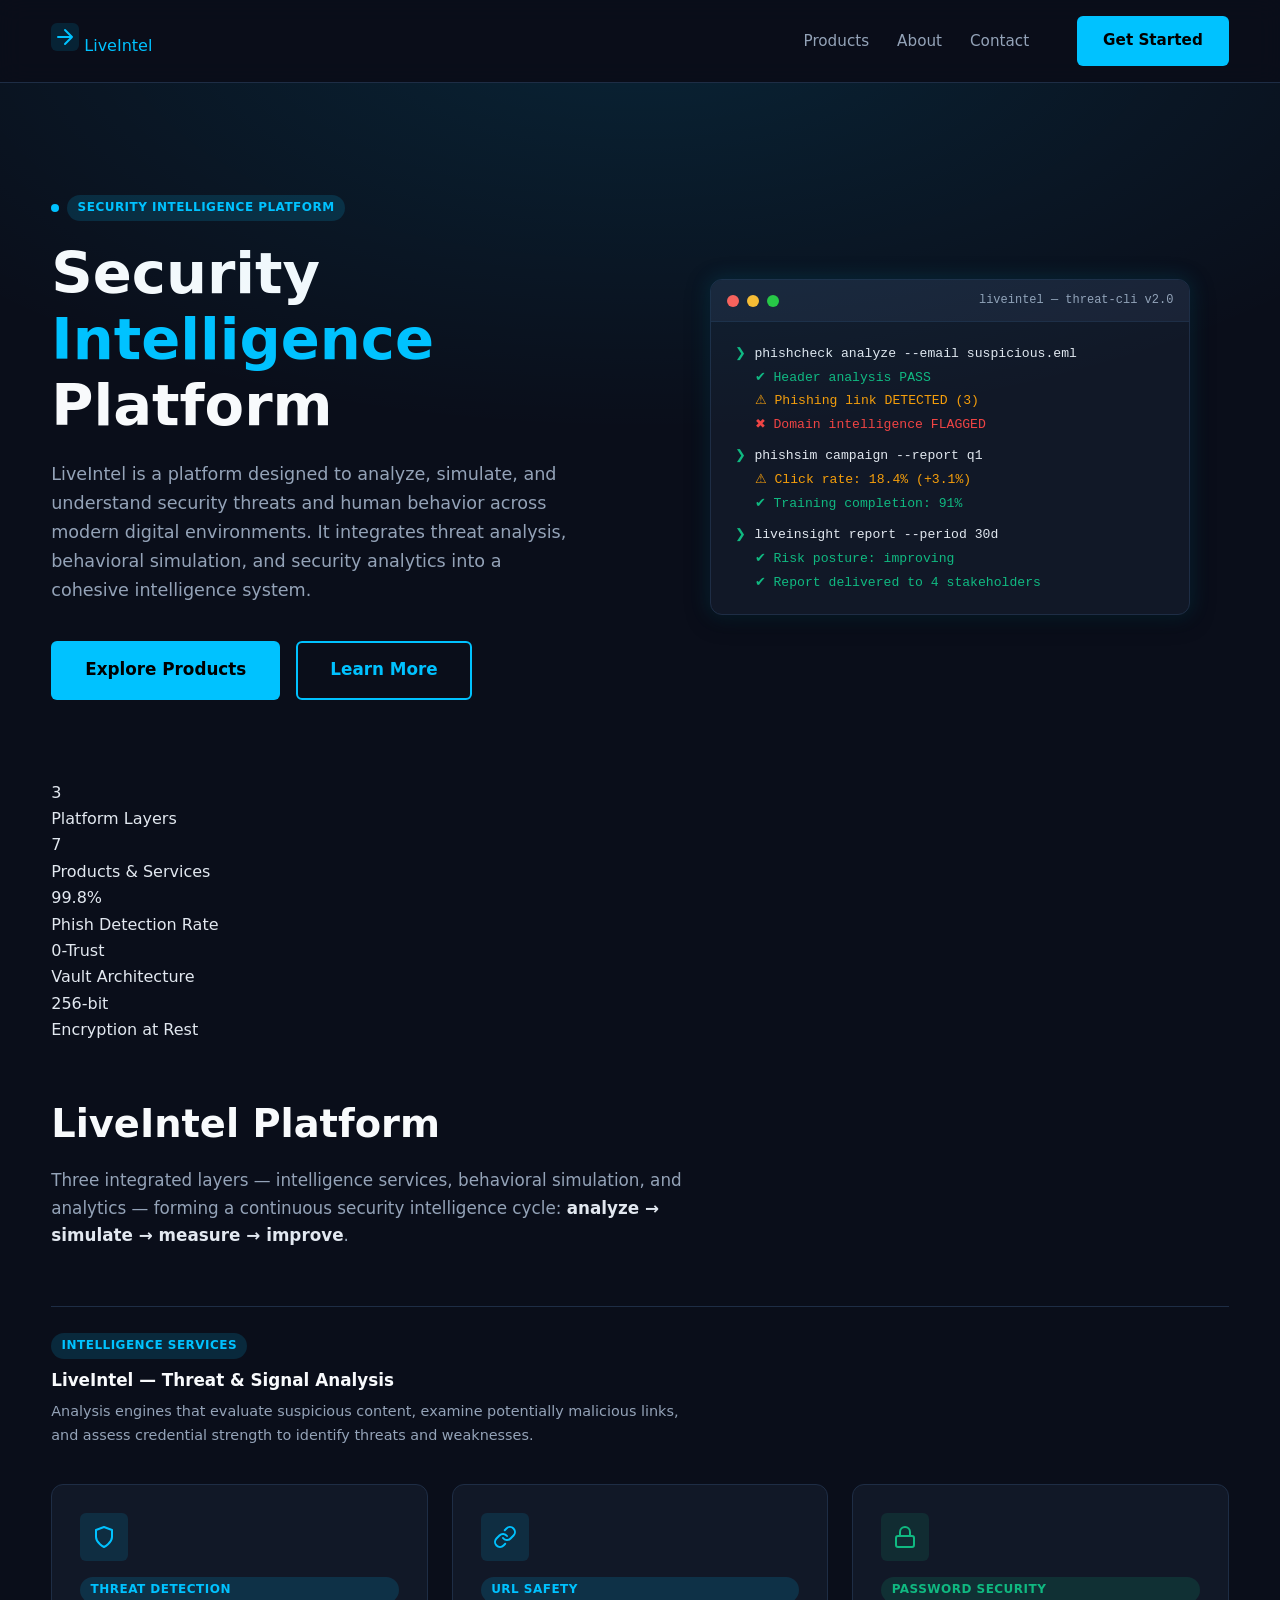
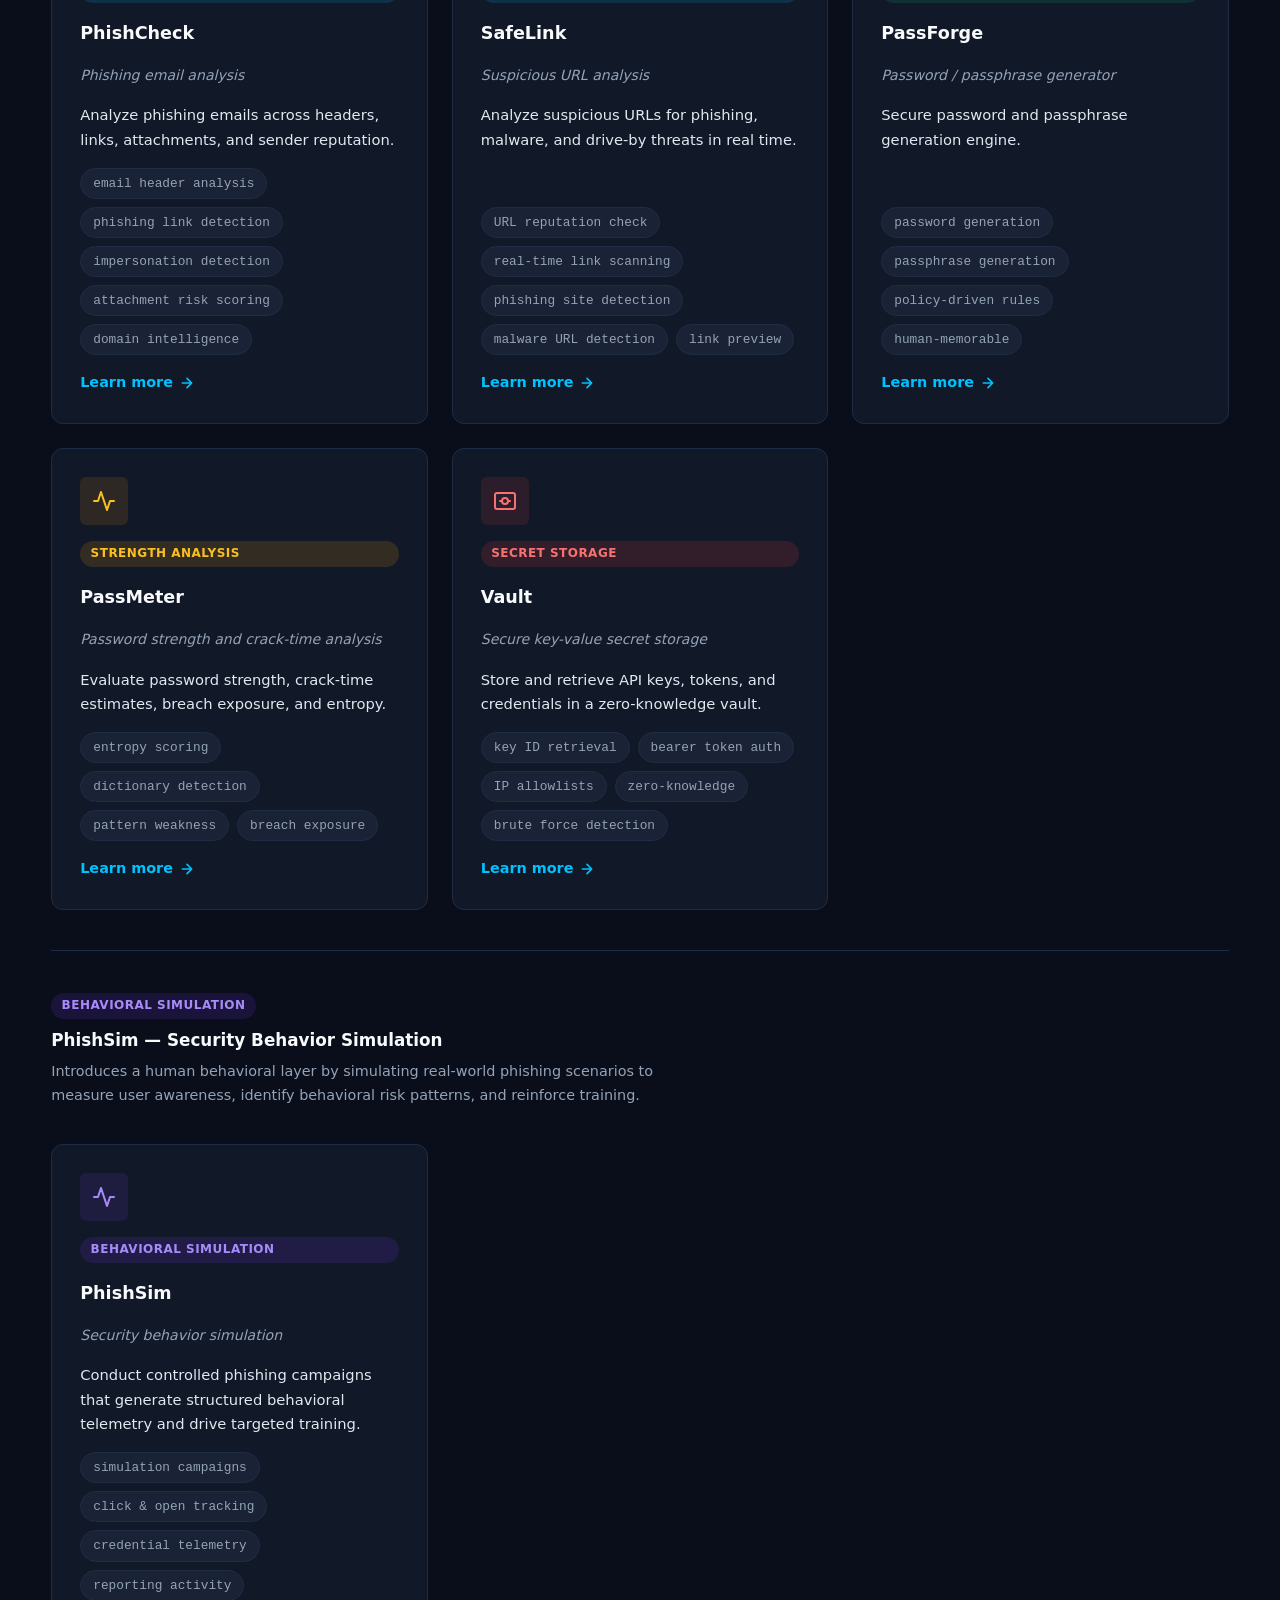
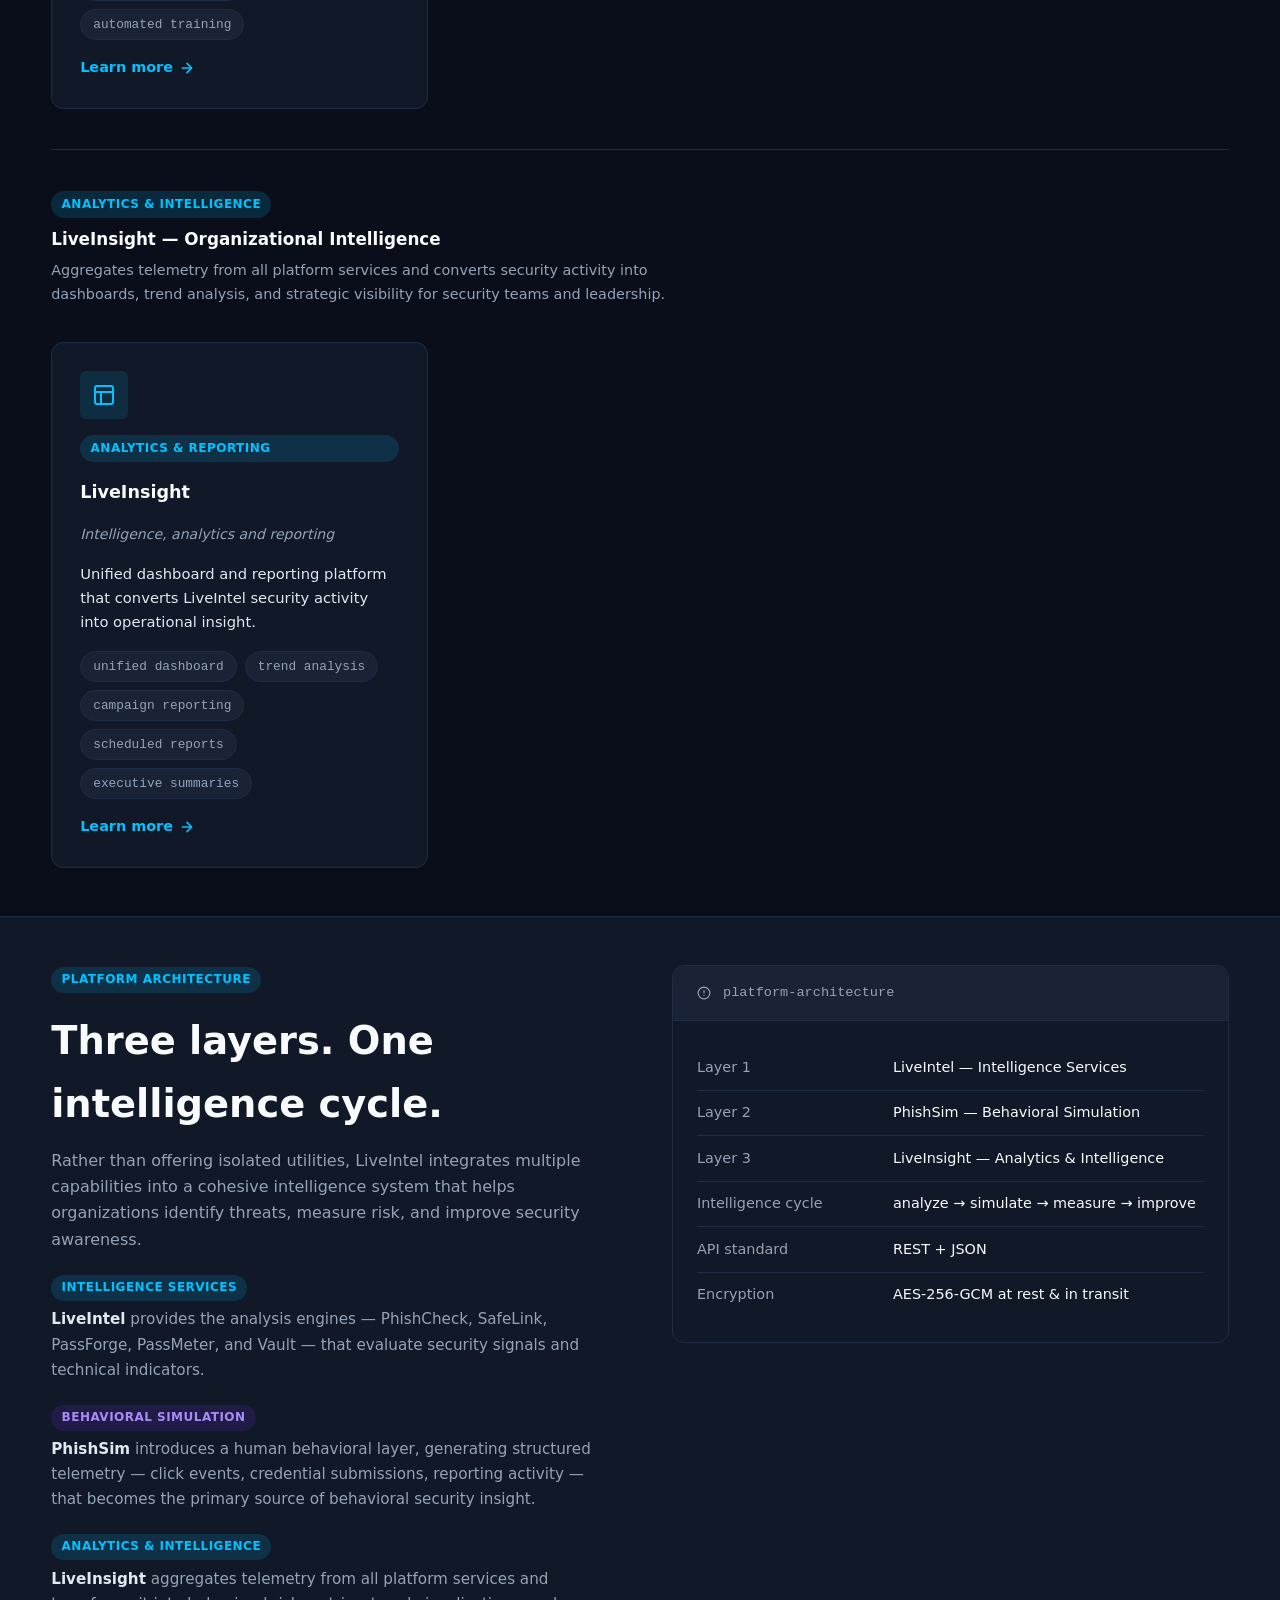
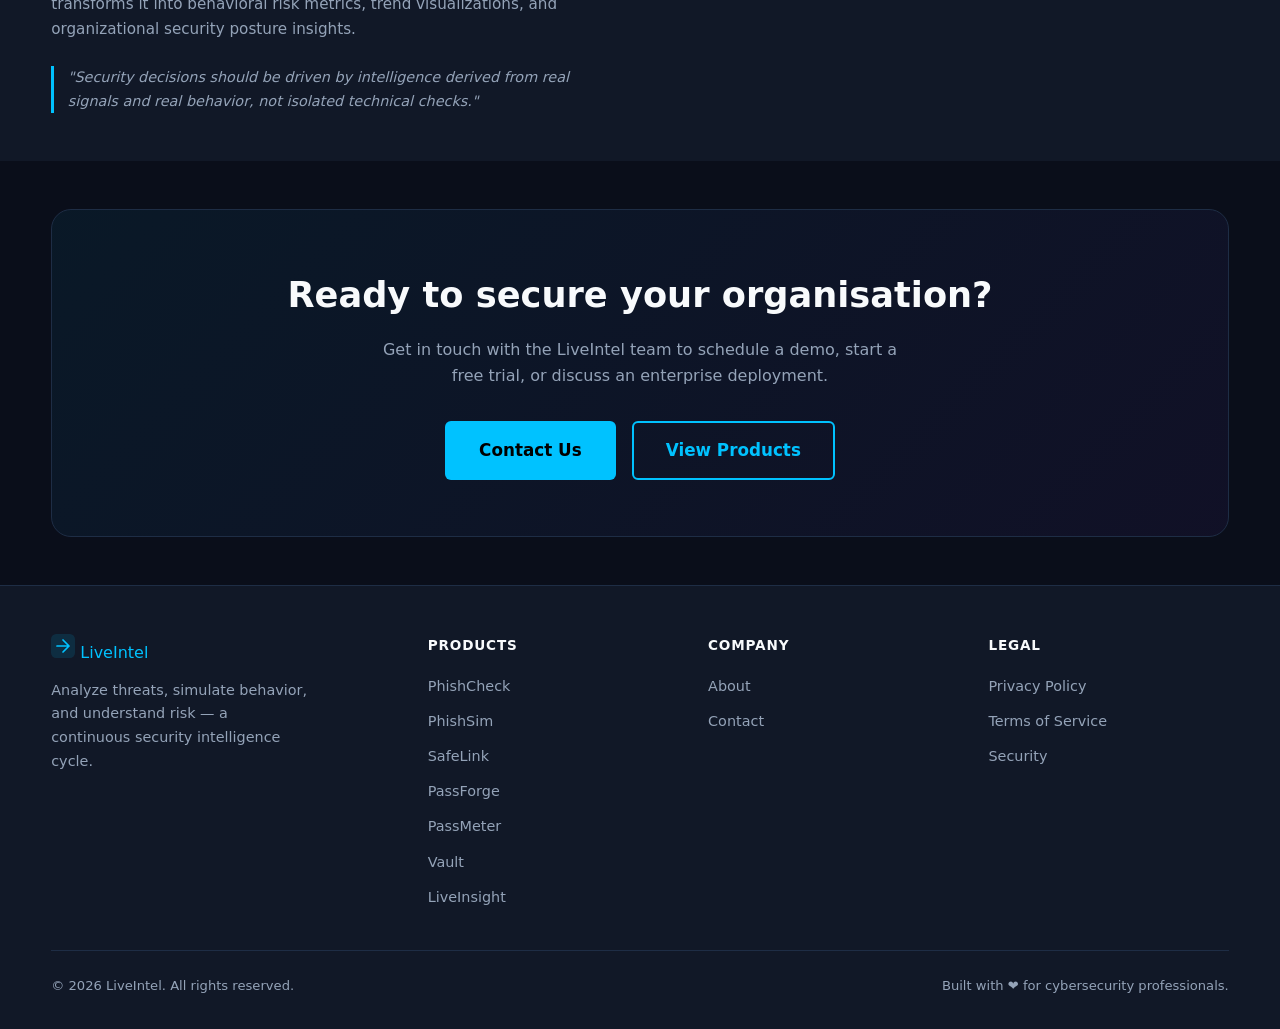
<file: index.html>
<!DOCTYPE html>
<html lang="en">
<head>
  <meta charset="UTF-8" />
  <meta name="viewport" content="width=device-width, initial-scale=1.0" />
  <meta name="description" content="LiveIntel — Security Intelligence Platform designed to analyze, simulate, and understand security threats and human behavior across modern digital environments." />
  <title>LiveIntel | Security Intelligence Platform</title>
  <link rel="stylesheet" href="css/styles.css" />
  <style>
    /* Fade-in animation */
    .fade-in { opacity: 0; transform: translateY(20px); transition: opacity .5s ease, transform .5s ease; }
    .fade-in.visible { opacity: 1; transform: none; }
  </style>
</head>
<body>

<!-- ============================================================
     HEADER
============================================================ -->
<header class="site-header">
  <div class="container">
    <nav class="nav" aria-label="Main navigation">
      <a href="index.html" class="nav-logo" aria-label="LiveIntel home">
        <svg width="28" height="28" viewBox="0 0 28 28" fill="none" aria-hidden="true">
          <rect width="28" height="28" rx="6" fill="#00c2ff" fill-opacity=".12"/>
          <path d="M7 14h14M14 7l7 7-7 7" stroke="#00c2ff" stroke-width="2" stroke-linecap="round" stroke-linejoin="round"/>
        </svg>
        Live<span>Intel</span>
      </a>

      <button class="nav-toggle" aria-controls="nav-links" aria-expanded="false" aria-label="Toggle navigation">
        <span></span><span></span><span></span>
      </button>

      <ul class="nav-links" id="nav-links" role="list">
        <li><a href="#products">Products</a></li>
        <li><a href="#about">About</a></li>
        <li><a href="#contact">Contact</a></li>
      </ul>

      <a href="#products" class="btn btn-primary nav-cta">Get Started</a>
    </nav>
  </div>
</header>

<!-- ============================================================
     HERO
============================================================ -->
<main>
  <section class="hero" aria-labelledby="hero-heading">
    <div class="container">
      <div class="hero-grid">

        <!-- Copy -->
        <div>
          <div class="hero-eyebrow">
            <span class="hero-eyebrow-dot" aria-hidden="true"></span>
            <span class="badge badge-blue">Security Intelligence Platform</span>
          </div>

          <h1 class="hero-title" id="hero-heading">
            Security<br /><span>Intelligence</span> Platform
          </h1>

          <p class="hero-desc">
            LiveIntel is a platform designed to analyze, simulate, and understand
            security threats and human behavior across modern digital environments.
            It integrates threat analysis, behavioral simulation, and security analytics
            into a cohesive intelligence system.
          </p>

          <div class="hero-actions">
            <a href="#products" class="btn btn-primary btn-lg">Explore Products</a>
            <a href="#about"    class="btn btn-outline btn-lg">Learn More</a>
          </div>
        </div>

        <!-- Terminal visual -->
        <div class="hero-visual">
          <div class="hero-terminal" role="img" aria-label="LiveIntel terminal demo">
            <div class="terminal-bar">
              <span class="terminal-dot dot-red"    aria-hidden="true"></span>
              <span class="terminal-dot dot-yellow" aria-hidden="true"></span>
              <span class="terminal-dot dot-green"  aria-hidden="true"></span>
              <span class="terminal-title">liveintel — threat-cli v2.0</span>
            </div>
            <div class="terminal-body" aria-hidden="true">
              <div class="terminal-line"><span class="t-prompt">❯</span><span class="t-cmd">phishcheck analyze --email suspicious.eml</span></div>
              <div class="terminal-line"><span class="t-out t-ok">✔ Header analysis       PASS</span></div>
              <div class="terminal-line"><span class="t-out t-warn">⚠ Phishing link         DETECTED (3)</span></div>
              <div class="terminal-line"><span class="t-out t-err">✖ Domain intelligence   FLAGGED</span></div>
              <div class="terminal-line t-info" style="margin-top:.5rem"><span class="t-prompt">❯</span><span class="t-cmd">phishsim campaign --report q1</span></div>
              <div class="terminal-line"><span class="t-out t-warn">⚠ Click rate:           18.4% (+3.1%)</span></div>
              <div class="terminal-line"><span class="t-out t-ok">✔ Training completion:  91%</span></div>
              <div class="terminal-line t-info" style="margin-top:.5rem"><span class="t-prompt">❯</span><span class="t-cmd">liveinsight report --period 30d</span></div>
              <div class="terminal-line"><span class="t-out t-ok">✔ Risk posture:         improving</span></div>
              <div class="terminal-line"><span class="t-out t-ok">✔ Report delivered to 4 stakeholders</span></div>
            </div>
          </div>
        </div>

      </div>
    </div>
  </section>

  <!-- ============================================================
       STATS STRIP
  ============================================================ -->
  <div class="stats-strip" aria-label="LiveIntel at a glance">
    <div class="container">
      <div class="stats-grid">
        <div class="stat-item">
          <div class="stat-number">3</div>
          <div class="stat-label">Platform Layers</div>
        </div>
        <div class="stat-item">
          <div class="stat-number">7</div>
          <div class="stat-label">Products &amp; Services</div>
        </div>
        <div class="stat-item">
          <div class="stat-number">99.8%</div>
          <div class="stat-label">Phish Detection Rate</div>
        </div>
        <div class="stat-item">
          <div class="stat-number">0-Trust</div>
          <div class="stat-label">Vault Architecture</div>
        </div>
        <div class="stat-item">
          <div class="stat-number">256-bit</div>
          <div class="stat-label">Encryption at Rest</div>
        </div>
      </div>
    </div>
  </div>

  <!-- ============================================================
       PRODUCTS SECTION
  ============================================================ -->
  <section class="section" id="products" aria-labelledby="products-heading">
    <div class="container">
      <h2 class="section-title fade-in" id="products-heading">LiveIntel Platform</h2>
      <p class="section-subtitle fade-in">
        Three integrated layers — intelligence services, behavioral simulation, and
        analytics — forming a continuous security intelligence cycle:
        <strong style="color:var(--clr-text)">analyze → simulate → measure → improve</strong>.
      </p>

      <div class="products-grid">

        <!-- ── LAYER 1: Intelligence Services ────────────────────── -->
        <div style="grid-column:1/-1; padding:1.5rem 0 .75rem; border-top:1px solid var(--clr-border); margin-top:.5rem;" class="fade-in">
          <span class="badge badge-blue" style="margin-bottom:.5rem;display:inline-block;">Intelligence Services</span>
          <h3 style="font-size:1.05rem; color:var(--clr-heading); margin:0; font-weight:600;">LiveIntel — Threat &amp; Signal Analysis</h3>
          <p style="color:var(--clr-text-muted); font-size:.9rem; margin-top:.35rem; max-width:640px;">
            Analysis engines that evaluate suspicious content, examine potentially
            malicious links, and assess credential strength to identify threats and weaknesses.
          </p>
        </div>

        <!-- PhishCheck -->
        <article class="product-card fade-in" aria-labelledby="pg-name">
          <div class="product-card-icon icon-blue" aria-hidden="true">
            <svg width="24" height="24" viewBox="0 0 24 24" fill="none" stroke="currentColor" stroke-width="2" stroke-linecap="round" stroke-linejoin="round"><path d="M12 22s8-4 8-10V5l-8-3-8 3v7c0 6 8 10 8 10z"/></svg>
          </div>
          <span class="badge badge-blue">Threat Detection</span>
          <h3 class="product-card-name" id="pg-name">PhishCheck</h3>
          <p class="product-card-purpose">Phishing email analysis</p>
          <p class="product-card-desc">Analyze phishing emails across headers, links, attachments, and sender reputation.</p>
          <ul class="func-list" aria-label="Features">
            <li class="func-tag">email header analysis</li>
            <li class="func-tag">phishing link detection</li>
            <li class="func-tag">impersonation detection</li>
            <li class="func-tag">attachment risk scoring</li>
            <li class="func-tag">domain intelligence</li>
          </ul>
          <a href="products/phishcheck.html" class="product-card-link" aria-label="Learn more about PhishCheck">
            Learn more <svg width="16" height="16" viewBox="0 0 24 24" fill="none" stroke="currentColor" stroke-width="2.5" stroke-linecap="round" stroke-linejoin="round" aria-hidden="true"><path d="M5 12h14M12 5l7 7-7 7"/></svg>
          </a>
        </article>

        <!-- SafeLink -->
        <article class="product-card fade-in" aria-labelledby="sl-name">
          <div class="product-card-icon icon-blue" aria-hidden="true">
            <svg width="24" height="24" viewBox="0 0 24 24" fill="none" stroke="currentColor" stroke-width="2" stroke-linecap="round" stroke-linejoin="round"><path d="M10 13a5 5 0 0 0 7.54.54l3-3a5 5 0 0 0-7.07-7.07l-1.72 1.71"/><path d="M14 11a5 5 0 0 0-7.54-.54l-3 3a5 5 0 0 0 7.07 7.07l1.71-1.71"/></svg>
          </div>
          <span class="badge badge-blue">URL Safety</span>
          <h3 class="product-card-name" id="sl-name">SafeLink</h3>
          <p class="product-card-purpose">Suspicious URL analysis</p>
          <p class="product-card-desc">Analyze suspicious URLs for phishing, malware, and drive-by threats in real time.</p>
          <ul class="func-list" aria-label="Features">
            <li class="func-tag">URL reputation check</li>
            <li class="func-tag">real-time link scanning</li>
            <li class="func-tag">phishing site detection</li>
            <li class="func-tag">malware URL detection</li>
            <li class="func-tag">link preview</li>
          </ul>
          <a href="products/safelink.html" class="product-card-link" aria-label="Learn more about SafeLink">
            Learn more <svg width="16" height="16" viewBox="0 0 24 24" fill="none" stroke="currentColor" stroke-width="2.5" stroke-linecap="round" stroke-linejoin="round" aria-hidden="true"><path d="M5 12h14M12 5l7 7-7 7"/></svg>
          </a>
        </article>

        <!-- PassForge -->
        <article class="product-card fade-in" aria-labelledby="pf-name">
          <div class="product-card-icon icon-green" aria-hidden="true">
            <svg width="24" height="24" viewBox="0 0 24 24" fill="none" stroke="currentColor" stroke-width="2" stroke-linecap="round" stroke-linejoin="round"><rect x="3" y="11" width="18" height="11" rx="2" ry="2"/><path d="M7 11V7a5 5 0 0 1 10 0v4"/></svg>
          </div>
          <span class="badge badge-green">Password Security</span>
          <h3 class="product-card-name" id="pf-name">PassForge</h3>
          <p class="product-card-purpose">Password / passphrase generator</p>
          <p class="product-card-desc">Secure password and passphrase generation engine.</p>
          <ul class="func-list" aria-label="Features">
            <li class="func-tag">password generation</li>
            <li class="func-tag">passphrase generation</li>
            <li class="func-tag">policy-driven rules</li>
            <li class="func-tag">human-memorable</li>
          </ul>
          <a href="products/passforge.html" class="product-card-link" aria-label="Learn more about PassForge">
            Learn more <svg width="16" height="16" viewBox="0 0 24 24" fill="none" stroke="currentColor" stroke-width="2.5" stroke-linecap="round" stroke-linejoin="round" aria-hidden="true"><path d="M5 12h14M12 5l7 7-7 7"/></svg>
          </a>
        </article>

        <!-- PassMeter -->
        <article class="product-card fade-in" aria-labelledby="pc-name">
          <div class="product-card-icon icon-yellow" aria-hidden="true">
            <svg width="24" height="24" viewBox="0 0 24 24" fill="none" stroke="currentColor" stroke-width="2" stroke-linecap="round" stroke-linejoin="round"><polyline points="22 12 18 12 15 21 9 3 6 12 2 12"/></svg>
          </div>
          <span class="badge badge-yellow">Strength Analysis</span>
          <h3 class="product-card-name" id="pc-name">PassMeter</h3>
          <p class="product-card-purpose">Password strength and crack-time analysis</p>
          <p class="product-card-desc">Evaluate password strength, crack-time estimates, breach exposure, and entropy.</p>
          <ul class="func-list" aria-label="Features">
            <li class="func-tag">entropy scoring</li>
            <li class="func-tag">dictionary detection</li>
            <li class="func-tag">pattern weakness</li>
            <li class="func-tag">breach exposure</li>
          </ul>
          <a href="products/passmeter.html" class="product-card-link" aria-label="Learn more about PassMeter">
            Learn more <svg width="16" height="16" viewBox="0 0 24 24" fill="none" stroke="currentColor" stroke-width="2.5" stroke-linecap="round" stroke-linejoin="round" aria-hidden="true"><path d="M5 12h14M12 5l7 7-7 7"/></svg>
          </a>
        </article>

        <!-- Vault -->
        <article class="product-card fade-in" aria-labelledby="vt-name">
          <div class="product-card-icon icon-red" aria-hidden="true">
            <svg width="24" height="24" viewBox="0 0 24 24" fill="none" stroke="currentColor" stroke-width="2" stroke-linecap="round" stroke-linejoin="round"><rect x="2" y="4" width="20" height="16" rx="2"/><circle cx="12" cy="12" r="3"/><path d="M7 12h2M15 12h2"/></svg>
          </div>
          <span class="badge badge-red">Secret Storage</span>
          <h3 class="product-card-name" id="vt-name">Vault</h3>
          <p class="product-card-purpose">Secure key-value secret storage</p>
          <p class="product-card-desc">Store and retrieve API keys, tokens, and credentials in a zero-knowledge vault.</p>
          <ul class="func-list" aria-label="Features">
            <li class="func-tag">key ID retrieval</li>
            <li class="func-tag">bearer token auth</li>
            <li class="func-tag">IP allowlists</li>
            <li class="func-tag">zero-knowledge</li>
            <li class="func-tag">brute force detection</li>
          </ul>
          <a href="products/vault.html" class="product-card-link" aria-label="Learn more about Vault">
            Learn more <svg width="16" height="16" viewBox="0 0 24 24" fill="none" stroke="currentColor" stroke-width="2.5" stroke-linecap="round" stroke-linejoin="round" aria-hidden="true"><path d="M5 12h14M12 5l7 7-7 7"/></svg>
          </a>
        </article>

        <!-- ── LAYER 2: Behavioral Simulation ─────────────────────── -->
        <div style="grid-column:1/-1; padding:2.5rem 0 .75rem; border-top:1px solid var(--clr-border); margin-top:1rem;" class="fade-in">
          <span class="badge badge-purple" style="margin-bottom:.5rem;display:inline-block;">Behavioral Simulation</span>
          <h3 style="font-size:1.05rem; color:var(--clr-heading); margin:0; font-weight:600;">PhishSim — Security Behavior Simulation</h3>
          <p style="color:var(--clr-text-muted); font-size:.9rem; margin-top:.35rem; max-width:640px;">
            Introduces a human behavioral layer by simulating real-world phishing scenarios
            to measure user awareness, identify behavioral risk patterns, and reinforce training.
          </p>
        </div>

        <!-- PhishSim -->
        <article class="product-card fade-in" aria-labelledby="ps-name">
          <div class="product-card-icon icon-purple" aria-hidden="true">
            <svg width="24" height="24" viewBox="0 0 24 24" fill="none" stroke="currentColor" stroke-width="2" stroke-linecap="round" stroke-linejoin="round"><path d="M22 12h-4l-3 9L9 3l-3 9H2"/></svg>
          </div>
          <span class="badge badge-purple">Behavioral Simulation</span>
          <h3 class="product-card-name" id="ps-name">PhishSim</h3>
          <p class="product-card-purpose">Security behavior simulation</p>
          <p class="product-card-desc">Conduct controlled phishing campaigns that generate structured behavioral telemetry and drive targeted training.</p>
          <ul class="func-list" aria-label="Features">
            <li class="func-tag">simulation campaigns</li>
            <li class="func-tag">click &amp; open tracking</li>
            <li class="func-tag">credential telemetry</li>
            <li class="func-tag">reporting activity</li>
            <li class="func-tag">automated training</li>
          </ul>
          <a href="products/phishsim.html" class="product-card-link" aria-label="Learn more about PhishSim">
            Learn more <svg width="16" height="16" viewBox="0 0 24 24" fill="none" stroke="currentColor" stroke-width="2.5" stroke-linecap="round" stroke-linejoin="round" aria-hidden="true"><path d="M5 12h14M12 5l7 7-7 7"/></svg>
          </a>
        </article>

        <!-- ── LAYER 3: Analytics & Intelligence ───────────────────── -->
        <div style="grid-column:1/-1; padding:2.5rem 0 .75rem; border-top:1px solid var(--clr-border); margin-top:1rem;" class="fade-in">
          <span class="badge badge-blue" style="margin-bottom:.5rem;display:inline-block;">Analytics &amp; Intelligence</span>
          <h3 style="font-size:1.05rem; color:var(--clr-heading); margin:0; font-weight:600;">LiveInsight — Organizational Intelligence</h3>
          <p style="color:var(--clr-text-muted); font-size:.9rem; margin-top:.35rem; max-width:640px;">
            Aggregates telemetry from all platform services and converts security activity
            into dashboards, trend analysis, and strategic visibility for security teams and leadership.
          </p>
        </div>

        <!-- LiveInsight -->
        <article class="product-card fade-in" aria-labelledby="li-name">
          <div class="product-card-icon icon-blue" aria-hidden="true">
            <svg width="24" height="24" viewBox="0 0 24 24" fill="none" stroke="currentColor" stroke-width="2" stroke-linecap="round" stroke-linejoin="round"><rect x="3" y="3" width="18" height="18" rx="2"/><path d="M3 9h18M9 21V9"/></svg>
          </div>
          <span class="badge badge-blue">Analytics &amp; Reporting</span>
          <h3 class="product-card-name" id="li-name">LiveInsight</h3>
          <p class="product-card-purpose">Intelligence, analytics and reporting</p>
          <p class="product-card-desc">Unified dashboard and reporting platform that converts LiveIntel security activity into operational insight.</p>
          <ul class="func-list" aria-label="Features">
            <li class="func-tag">unified dashboard</li>
            <li class="func-tag">trend analysis</li>
            <li class="func-tag">campaign reporting</li>
            <li class="func-tag">scheduled reports</li>
            <li class="func-tag">executive summaries</li>
          </ul>
          <a href="products/liveinsight.html" class="product-card-link" aria-label="Learn more about LiveInsight">
            Learn more <svg width="16" height="16" viewBox="0 0 24 24" fill="none" stroke="currentColor" stroke-width="2.5" stroke-linecap="round" stroke-linejoin="round" aria-hidden="true"><path d="M5 12h14M12 5l7 7-7 7"/></svg>
          </a>
        </article>

      </div>
    </div>
  </section>

  <!-- ============================================================
       ABOUT
  ============================================================ -->
  <section class="section" id="about" aria-labelledby="about-heading" style="background: var(--clr-surface); border-top: 1px solid var(--clr-border);">
    <div class="container">
      <div style="display:grid; grid-template-columns:1fr 1fr; gap:4rem; align-items:start;">
        <div>
          <span class="badge badge-blue" style="margin-bottom:1rem;display:inline-block;">Platform Architecture</span>
          <h2 class="section-title fade-in" id="about-heading">Three layers. One intelligence cycle.</h2>
          <p style="color:var(--clr-text-muted); margin-bottom:1.25rem;">
            Rather than offering isolated utilities, LiveIntel integrates multiple capabilities
            into a cohesive intelligence system that helps organizations identify threats,
            measure risk, and improve security awareness.
          </p>

          <div style="display:flex; flex-direction:column; gap:1.25rem; margin-bottom:1.5rem;">
            <div>
              <span class="badge badge-blue" style="margin-bottom:.4rem;display:inline-block;">Intelligence Services</span>
              <p style="color:var(--clr-text-muted); font-size:.95rem; margin:0;">
                <strong style="color:var(--clr-text)">LiveIntel</strong> provides the analysis engines —
                PhishCheck, SafeLink, PassForge, PassMeter, and Vault — that evaluate security
                signals and technical indicators.
              </p>
            </div>
            <div>
              <span class="badge badge-purple" style="margin-bottom:.4rem;display:inline-block;">Behavioral Simulation</span>
              <p style="color:var(--clr-text-muted); font-size:.95rem; margin:0;">
                <strong style="color:var(--clr-text)">PhishSim</strong> introduces a human behavioral layer,
                generating structured telemetry — click events, credential submissions, reporting
                activity — that becomes the primary source of behavioral security insight.
              </p>
            </div>
            <div>
              <span class="badge badge-blue" style="margin-bottom:.4rem;display:inline-block;">Analytics &amp; Intelligence</span>
              <p style="color:var(--clr-text-muted); font-size:.95rem; margin:0;">
                <strong style="color:var(--clr-text)">LiveInsight</strong> aggregates telemetry from all
                platform services and transforms it into behavioral risk metrics, trend visualizations,
                and organizational security posture insights.
              </p>
            </div>
          </div>

          <p style="color:var(--clr-text-muted); font-size:.9rem; font-style:italic; border-left:3px solid var(--clr-primary); padding-left:.85rem; margin:0;">
            "Security decisions should be driven by intelligence derived from real signals and real
            behavior, not isolated technical checks."
          </p>
        </div>

        <div class="spec-box fade-in">
          <div class="spec-box-header">
            <svg width="14" height="14" viewBox="0 0 24 24" fill="none" stroke="currentColor" stroke-width="2" stroke-linecap="round" stroke-linejoin="round" aria-hidden="true"><circle cx="12" cy="12" r="10"/><line x1="12" y1="8" x2="12" y2="12"/><line x1="12" y1="16" x2="12.01" y2="16"/></svg>
            platform-architecture
          </div>
          <div class="spec-box-body">
            <div class="spec-row"><span class="spec-key">Layer 1</span><span class="spec-val">LiveIntel — Intelligence Services</span></div>
            <div class="spec-row"><span class="spec-key">Layer 2</span><span class="spec-val">PhishSim — Behavioral Simulation</span></div>
            <div class="spec-row"><span class="spec-key">Layer 3</span><span class="spec-val">LiveInsight — Analytics &amp; Intelligence</span></div>
            <div class="spec-row"><span class="spec-key">Intelligence cycle</span><span class="spec-val">analyze → simulate → measure → improve</span></div>
            <div class="spec-row"><span class="spec-key">API standard</span><span class="spec-val">REST + JSON</span></div>
            <div class="spec-row"><span class="spec-key">Encryption</span><span class="spec-val">AES-256-GCM at rest &amp; in transit</span></div>
          </div>
        </div>
      </div>
    </div>
  </section>

  <!-- ============================================================
       CTA
  ============================================================ -->
  <section class="section" id="contact" aria-labelledby="cta-heading">
    <div class="container">
      <div class="cta-banner fade-in">
        <h2 class="cta-banner-title" id="cta-heading">Ready to secure your organisation?</h2>
        <p class="cta-banner-desc">
          Get in touch with the LiveIntel team to schedule a demo, start a free trial,
          or discuss an enterprise deployment.
        </p>
        <div class="cta-banner-actions">
          <a href="mailto:hello@liveintel.com" class="btn btn-primary btn-lg">Contact Us</a>
          <a href="#products" class="btn btn-outline btn-lg">View Products</a>
        </div>
      </div>
    </div>
  </section>

</main>

<!-- ============================================================
     FOOTER
============================================================ -->
<footer class="site-footer" aria-label="Site footer">
  <div class="container">
    <div class="footer-grid">
      <div class="footer-brand">
        <a href="index.html" class="nav-logo" aria-label="LiveIntel home">
          <svg width="24" height="24" viewBox="0 0 28 28" fill="none" aria-hidden="true">
            <rect width="28" height="28" rx="6" fill="#00c2ff" fill-opacity=".12"/>
            <path d="M7 14h14M14 7l7 7-7 7" stroke="#00c2ff" stroke-width="2" stroke-linecap="round" stroke-linejoin="round"/>
          </svg>
          Live<span>Intel</span>
        </a>
        <p>Analyze threats, simulate behavior, and understand risk — a continuous security intelligence cycle.</p>
      </div>

      <nav aria-label="Products footer links">
        <h3 class="footer-col-title">Products</h3>
        <ul class="footer-links" role="list">
          <li><a href="products/phishcheck.html">PhishCheck</a></li>
          <li><a href="products/phishsim.html">PhishSim</a></li>
          <li><a href="products/safelink.html">SafeLink</a></li>
          <li><a href="products/passforge.html">PassForge</a></li>
          <li><a href="products/passmeter.html">PassMeter</a></li>
          <li><a href="products/vault.html">Vault</a></li>
          <li><a href="products/liveinsight.html">LiveInsight</a></li>
        </ul>
      </nav>

      <nav aria-label="Company footer links">
        <h3 class="footer-col-title">Company</h3>
        <ul class="footer-links" role="list">
          <li><a href="#about">About</a></li>
          <li><a href="#contact">Contact</a></li>
        </ul>
      </nav>

      <nav aria-label="Legal footer links">
        <h3 class="footer-col-title">Legal</h3>
        <ul class="footer-links" role="list">
          <li><a href="legal/privacy-policy.html">Privacy Policy</a></li>
          <li><a href="legal/terms-of-service.html">Terms of Service</a></li>
          <li><a href="legal/security.html">Security</a></li>
        </ul>
      </nav>
    </div>

    <div class="footer-bottom">
      <p>&copy; <span id="year"></span> LiveIntel. All rights reserved.</p>
      <p>Built with ❤ for cybersecurity professionals.</p>
    </div>
  </div>
</footer>

<script src="js/main.js"></script>
<script>document.getElementById('year').textContent = new Date().getFullYear();</script>
</body>
</html>
</file>
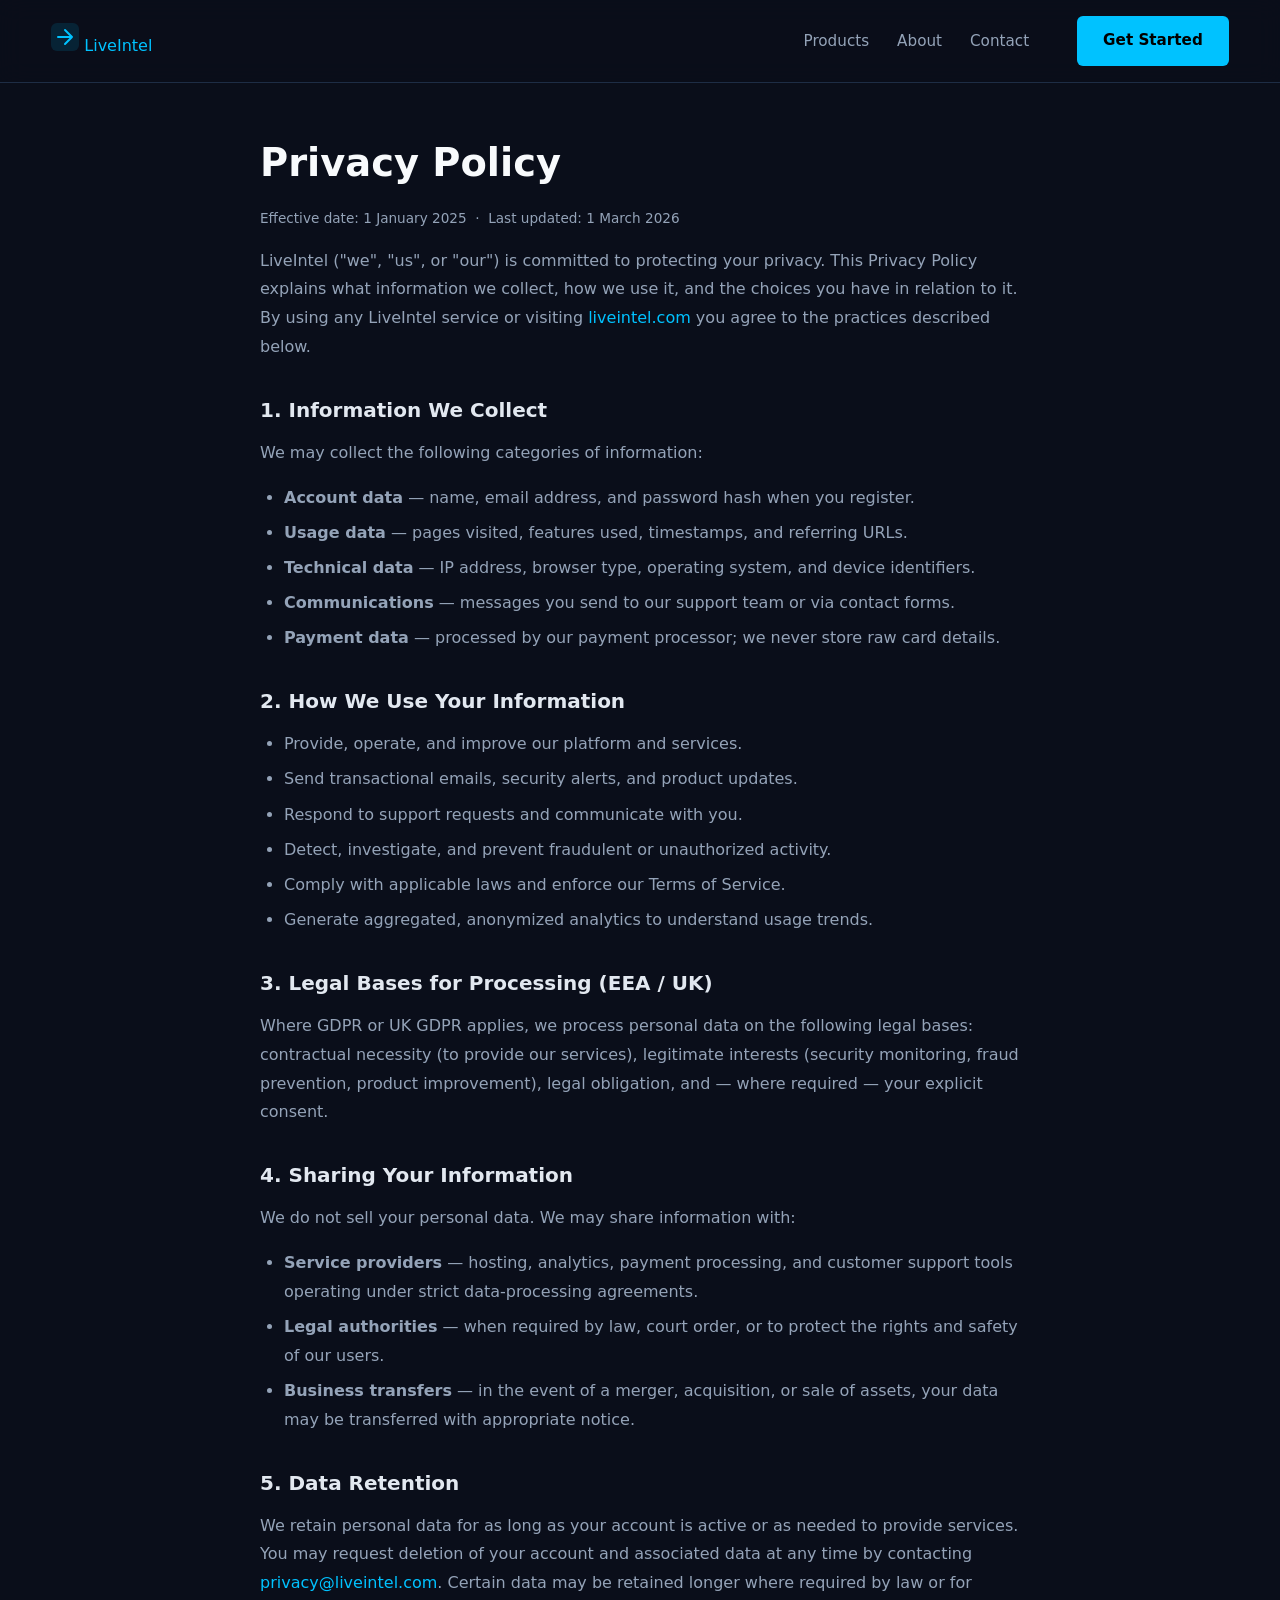
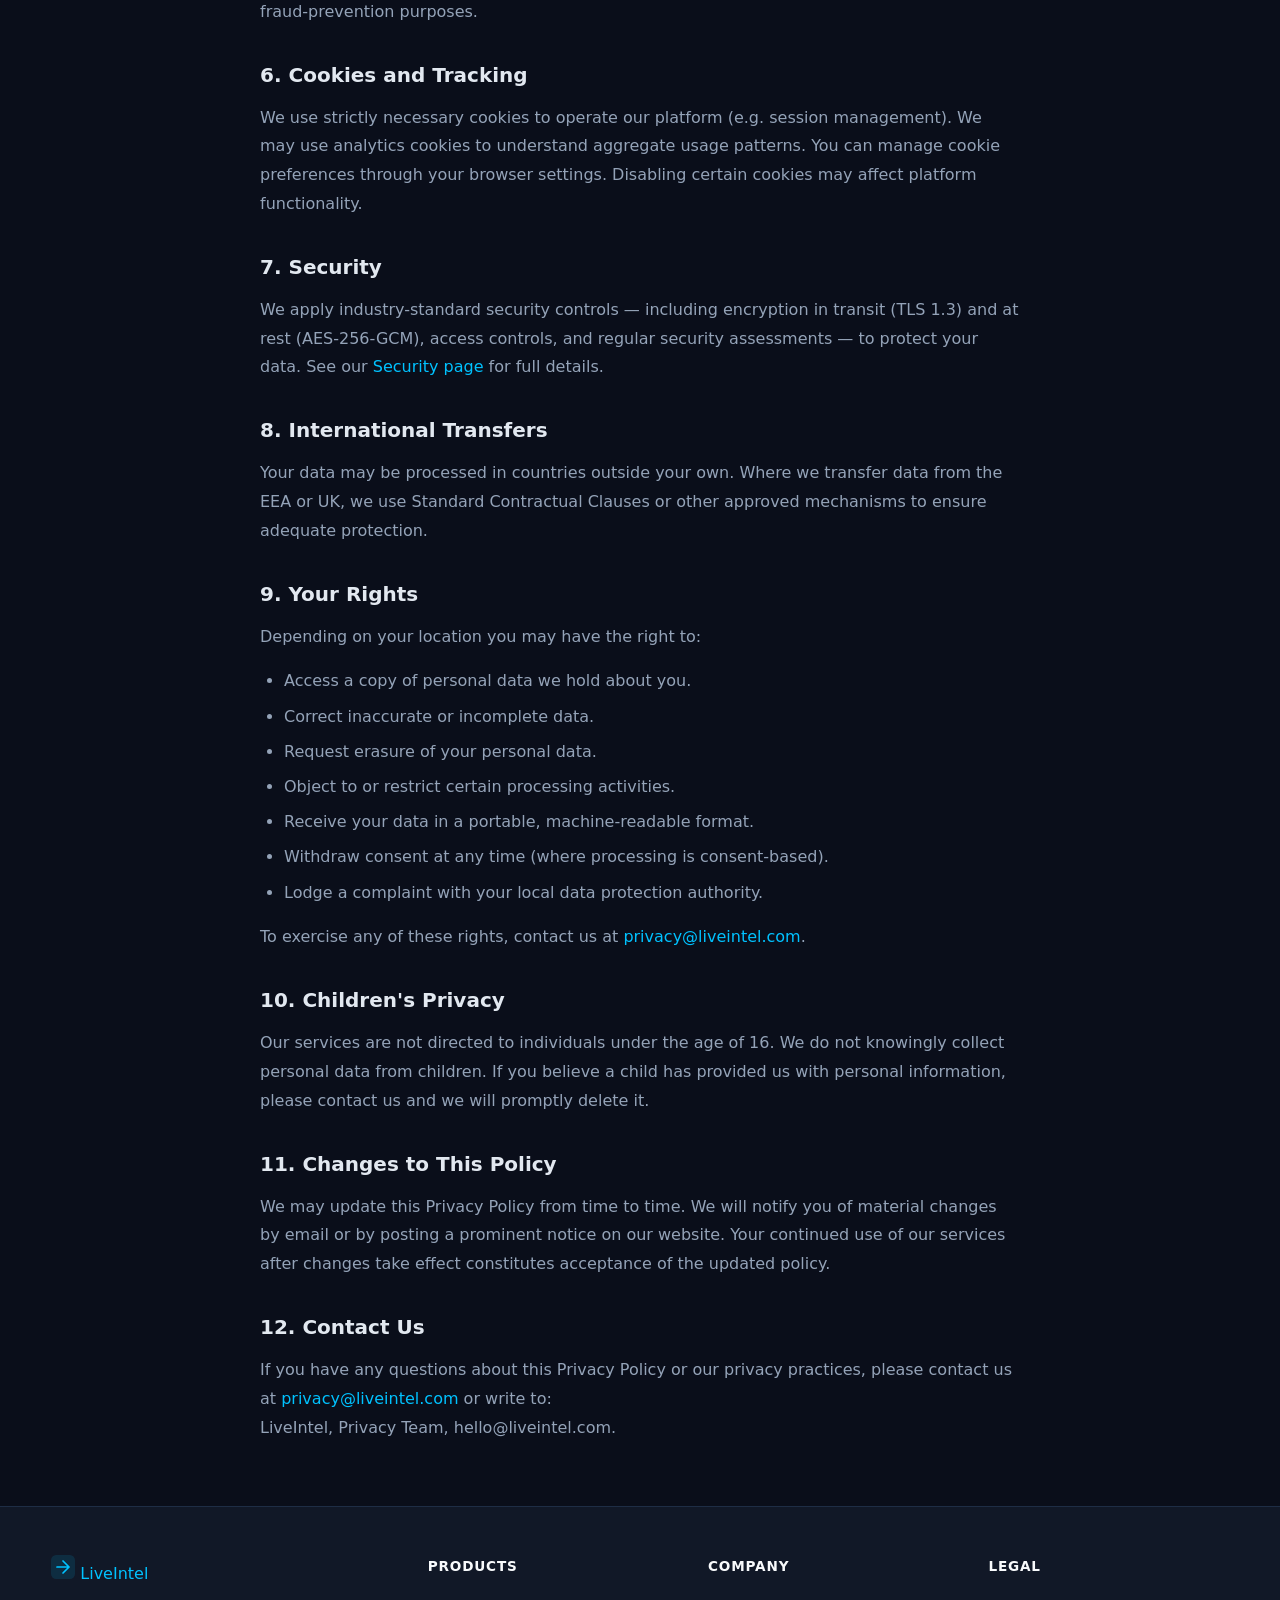
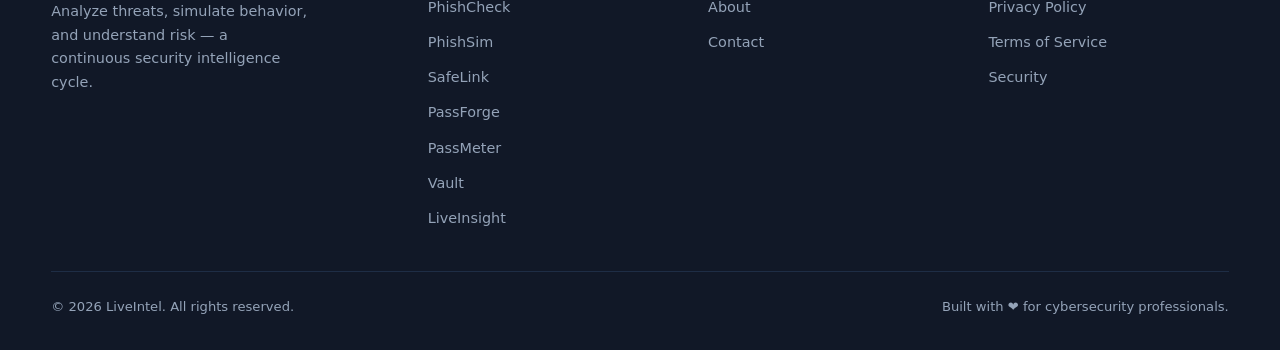
<file: legal/privacy-policy.html>
<!DOCTYPE html>
<html lang="en">
<head>
  <meta charset="UTF-8" />
  <meta name="viewport" content="width=device-width, initial-scale=1.0" />
  <meta name="description" content="LiveIntel Privacy Policy — how we collect, use, and protect your personal information." />
  <title>Privacy Policy | LiveIntel</title>
  <link rel="stylesheet" href="../css/styles.css" />
  <style>
    .fade-in { opacity: 0; transform: translateY(20px); transition: opacity .5s ease, transform .5s ease; }
    .fade-in.visible { opacity: 1; transform: none; }
    .legal-section { max-width: 760px; margin: 0 auto; }
    .legal-section h2 { font-size: 1.25rem; color: var(--clr-text); margin: 2rem 0 .75rem; }
    .legal-section p, .legal-section ul { color: var(--clr-text-muted); line-height: 1.8; margin-bottom: 1rem; }
    .legal-section ul { padding-left: 1.5rem; }
    .legal-section ul li { margin-bottom: .4rem; }
    .legal-meta { font-size: .85rem; color: var(--clr-text-muted); margin-bottom: 2.5rem; }
  </style>
</head>
<body>

<!-- HEADER -->
<header class="site-header">
  <div class="container">
    <nav class="nav" aria-label="Main navigation">
      <a href="../index.html" class="nav-logo" aria-label="LiveIntel home">
        <svg width="28" height="28" viewBox="0 0 28 28" fill="none" aria-hidden="true">
          <rect width="28" height="28" rx="6" fill="#00c2ff" fill-opacity=".12"/>
          <path d="M7 14h14M14 7l7 7-7 7" stroke="#00c2ff" stroke-width="2" stroke-linecap="round" stroke-linejoin="round"/>
        </svg>
        Live<span>Intel</span>
      </a>
      <button class="nav-toggle" aria-controls="nav-links" aria-expanded="false" aria-label="Toggle navigation">
        <span></span><span></span><span></span>
      </button>
      <ul class="nav-links" id="nav-links" role="list">
        <li><a href="../index.html#products">Products</a></li>
        <li><a href="../index.html#about">About</a></li>
        <li><a href="../index.html#contact">Contact</a></li>
      </ul>
      <a href="../index.html#contact" class="btn btn-primary nav-cta">Get Started</a>
    </nav>
  </div>
</header>

<main>

  <section class="section" aria-labelledby="pp-heading">
    <div class="container">
      <div class="legal-section">
        <h1 class="section-title fade-in" id="pp-heading">Privacy Policy</h1>
        <p class="legal-meta fade-in">Effective date: 1 January 2025 &nbsp;·&nbsp; Last updated: 1 March 2026</p>

        <p class="fade-in">
          LiveIntel ("we", "us", or "our") is committed to protecting your privacy. This Privacy Policy
          explains what information we collect, how we use it, and the choices you have in relation to it.
          By using any LiveIntel service or visiting <a href="https://liveintel.com">liveintel.com</a> you
          agree to the practices described below.
        </p>

        <h2 class="fade-in">1. Information We Collect</h2>
        <p class="fade-in">We may collect the following categories of information:</p>
        <ul class="fade-in">
          <li><strong>Account data</strong> — name, email address, and password hash when you register.</li>
          <li><strong>Usage data</strong> — pages visited, features used, timestamps, and referring URLs.</li>
          <li><strong>Technical data</strong> — IP address, browser type, operating system, and device identifiers.</li>
          <li><strong>Communications</strong> — messages you send to our support team or via contact forms.</li>
          <li><strong>Payment data</strong> — processed by our payment processor; we never store raw card details.</li>
        </ul>

        <h2 class="fade-in">2. How We Use Your Information</h2>
        <ul class="fade-in">
          <li>Provide, operate, and improve our platform and services.</li>
          <li>Send transactional emails, security alerts, and product updates.</li>
          <li>Respond to support requests and communicate with you.</li>
          <li>Detect, investigate, and prevent fraudulent or unauthorized activity.</li>
          <li>Comply with applicable laws and enforce our Terms of Service.</li>
          <li>Generate aggregated, anonymized analytics to understand usage trends.</li>
        </ul>

        <h2 class="fade-in">3. Legal Bases for Processing (EEA / UK)</h2>
        <p class="fade-in">
          Where GDPR or UK GDPR applies, we process personal data on the following legal bases:
          contractual necessity (to provide our services), legitimate interests (security monitoring,
          fraud prevention, product improvement), legal obligation, and — where required — your
          explicit consent.
        </p>

        <h2 class="fade-in">4. Sharing Your Information</h2>
        <p class="fade-in">
          We do not sell your personal data. We may share information with:
        </p>
        <ul class="fade-in">
          <li><strong>Service providers</strong> — hosting, analytics, payment processing, and customer support tools operating under strict data-processing agreements.</li>
          <li><strong>Legal authorities</strong> — when required by law, court order, or to protect the rights and safety of our users.</li>
          <li><strong>Business transfers</strong> — in the event of a merger, acquisition, or sale of assets, your data may be transferred with appropriate notice.</li>
        </ul>

        <h2 class="fade-in">5. Data Retention</h2>
        <p class="fade-in">
          We retain personal data for as long as your account is active or as needed to provide services.
          You may request deletion of your account and associated data at any time by contacting
          <a href="mailto:privacy@liveintel.com">privacy@liveintel.com</a>. Certain data may be retained
          longer where required by law or for fraud-prevention purposes.
        </p>

        <h2 class="fade-in">6. Cookies and Tracking</h2>
        <p class="fade-in">
          We use strictly necessary cookies to operate our platform (e.g. session management). We may
          use analytics cookies to understand aggregate usage patterns. You can manage cookie preferences
          through your browser settings. Disabling certain cookies may affect platform functionality.
        </p>

        <h2 class="fade-in">7. Security</h2>
        <p class="fade-in">
          We apply industry-standard security controls — including encryption in transit (TLS 1.3) and
          at rest (AES-256-GCM), access controls, and regular security assessments — to protect your
          data. See our <a href="security.html">Security page</a> for full details.
        </p>

        <h2 class="fade-in">8. International Transfers</h2>
        <p class="fade-in">
          Your data may be processed in countries outside your own. Where we transfer data from the
          EEA or UK, we use Standard Contractual Clauses or other approved mechanisms to ensure
          adequate protection.
        </p>

        <h2 class="fade-in">9. Your Rights</h2>
        <p class="fade-in">Depending on your location you may have the right to:</p>
        <ul class="fade-in">
          <li>Access a copy of personal data we hold about you.</li>
          <li>Correct inaccurate or incomplete data.</li>
          <li>Request erasure of your personal data.</li>
          <li>Object to or restrict certain processing activities.</li>
          <li>Receive your data in a portable, machine-readable format.</li>
          <li>Withdraw consent at any time (where processing is consent-based).</li>
          <li>Lodge a complaint with your local data protection authority.</li>
        </ul>
        <p class="fade-in">
          To exercise any of these rights, contact us at
          <a href="mailto:privacy@liveintel.com">privacy@liveintel.com</a>.
        </p>

        <h2 class="fade-in">10. Children's Privacy</h2>
        <p class="fade-in">
          Our services are not directed to individuals under the age of 16. We do not knowingly
          collect personal data from children. If you believe a child has provided us with personal
          information, please contact us and we will promptly delete it.
        </p>

        <h2 class="fade-in">11. Changes to This Policy</h2>
        <p class="fade-in">
          We may update this Privacy Policy from time to time. We will notify you of material changes
          by email or by posting a prominent notice on our website. Your continued use of our services
          after changes take effect constitutes acceptance of the updated policy.
        </p>

        <h2 class="fade-in">12. Contact Us</h2>
        <p class="fade-in">
          If you have any questions about this Privacy Policy or our privacy practices, please contact
          us at <a href="mailto:privacy@liveintel.com">privacy@liveintel.com</a> or write to:<br />
          LiveIntel, Privacy Team, hello@liveintel.com.
        </p>
      </div>
    </div>
  </section>

</main>

<!-- FOOTER -->
<footer class="site-footer" aria-label="Site footer">
  <div class="container">
    <div class="footer-grid">
      <div class="footer-brand">
        <a href="../index.html" class="nav-logo" aria-label="LiveIntel home">
          <svg width="24" height="24" viewBox="0 0 28 28" fill="none" aria-hidden="true">
            <rect width="28" height="28" rx="6" fill="#00c2ff" fill-opacity=".12"/>
            <path d="M7 14h14M14 7l7 7-7 7" stroke="#00c2ff" stroke-width="2" stroke-linecap="round" stroke-linejoin="round"/>
          </svg>
          Live<span>Intel</span>
        </a>
        <p>Analyze threats, simulate behavior, and understand risk — a continuous security intelligence cycle.</p>
      </div>
      <nav aria-label="Products footer links">
        <h3 class="footer-col-title">Products</h3>
        <ul class="footer-links" role="list">
          <li><a href="../products/phishcheck.html">PhishCheck</a></li>
          <li><a href="../products/phishsim.html">PhishSim</a></li>
          <li><a href="../products/safelink.html">SafeLink</a></li>
          <li><a href="../products/passforge.html">PassForge</a></li>
          <li><a href="../products/passmeter.html">PassMeter</a></li>
          <li><a href="../products/vault.html">Vault</a></li>
          <li><a href="../products/liveinsight.html">LiveInsight</a></li>
        </ul>
      </nav>
      <nav aria-label="Company footer links">
        <h3 class="footer-col-title">Company</h3>
        <ul class="footer-links" role="list">
          <li><a href="../index.html#about">About</a></li>
          <li><a href="../index.html#contact">Contact</a></li>
        </ul>
      </nav>
      <nav aria-label="Legal footer links">
        <h3 class="footer-col-title">Legal</h3>
        <ul class="footer-links" role="list">
          <li><a href="privacy-policy.html">Privacy Policy</a></li>
          <li><a href="terms-of-service.html">Terms of Service</a></li>
          <li><a href="security.html">Security</a></li>
        </ul>
      </nav>
    </div>
    <div class="footer-bottom">
      <p>&copy; <span id="year"></span> LiveIntel. All rights reserved.</p>
      <p>Built with ❤ for cybersecurity professionals.</p>
    </div>
  </div>
</footer>

<script src="../js/main.js"></script>
<script>document.getElementById('year').textContent = new Date().getFullYear();</script>
</body>
</html>
</file>
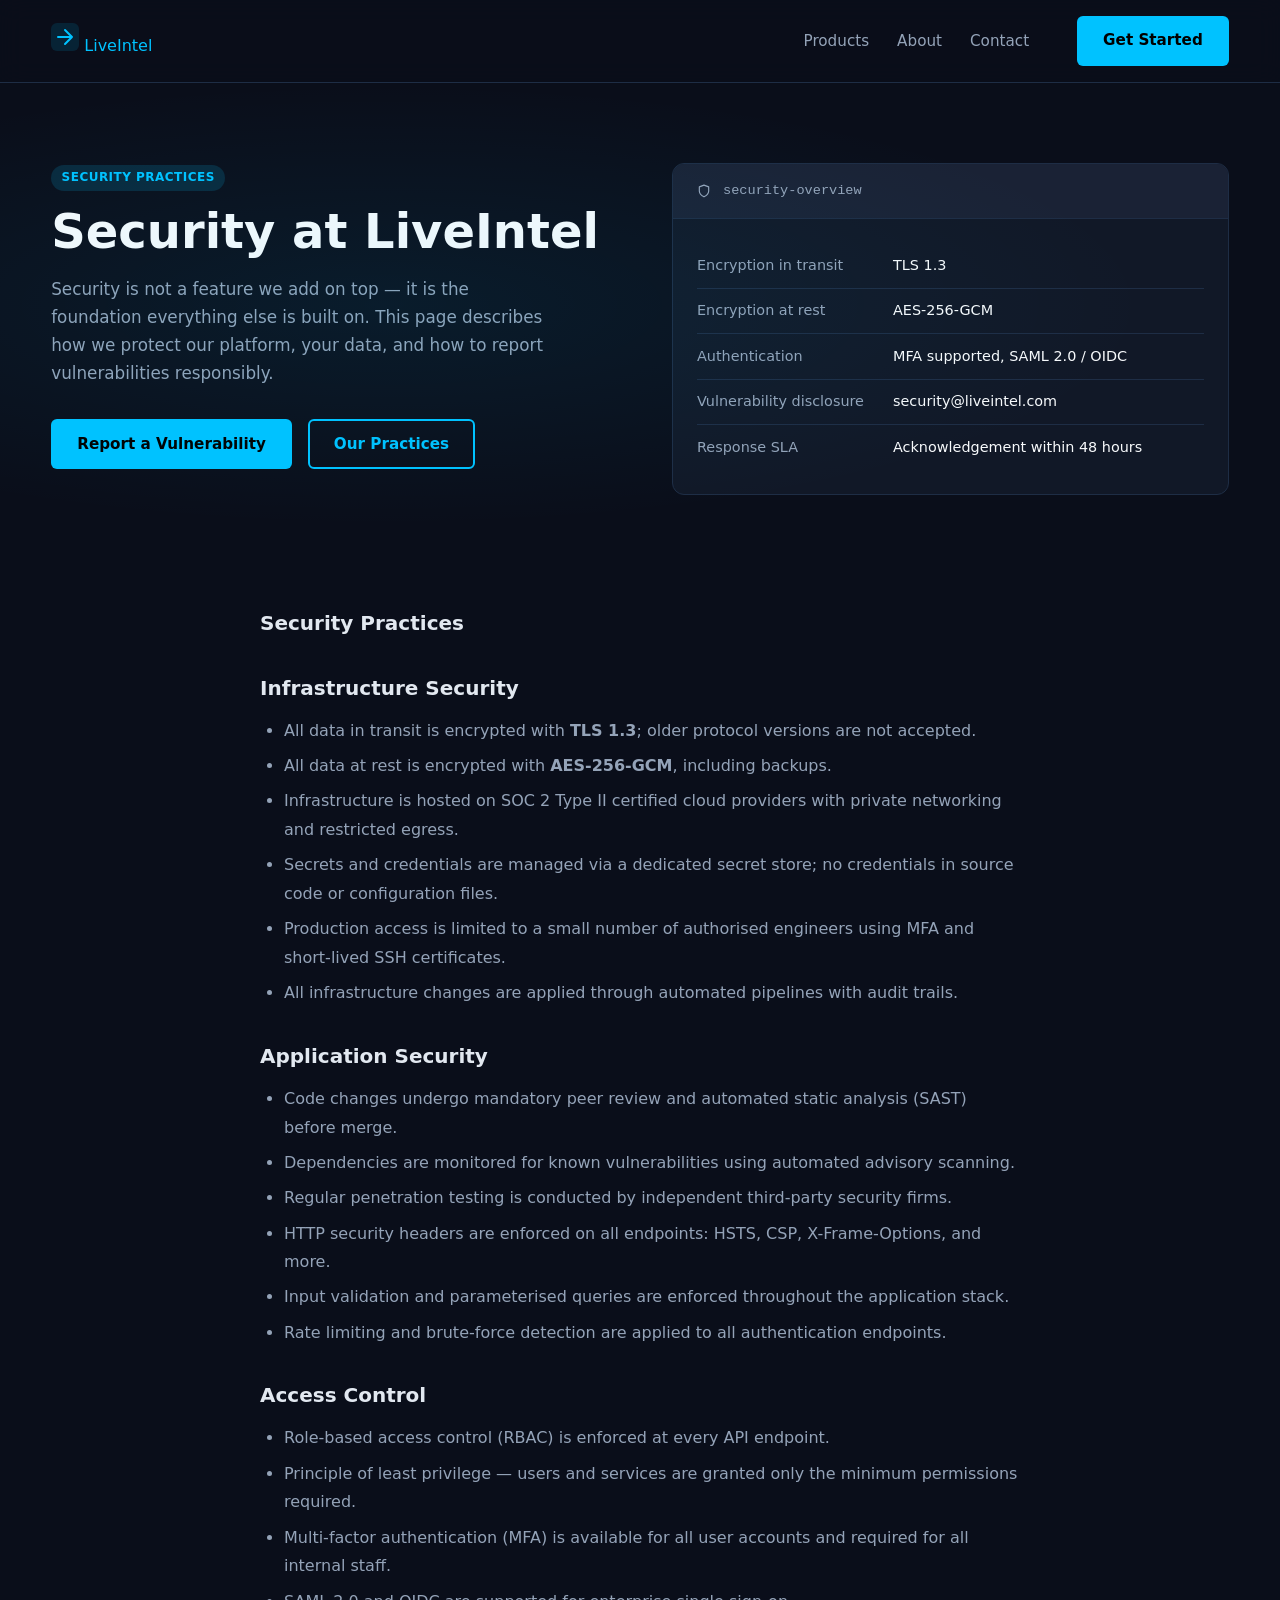
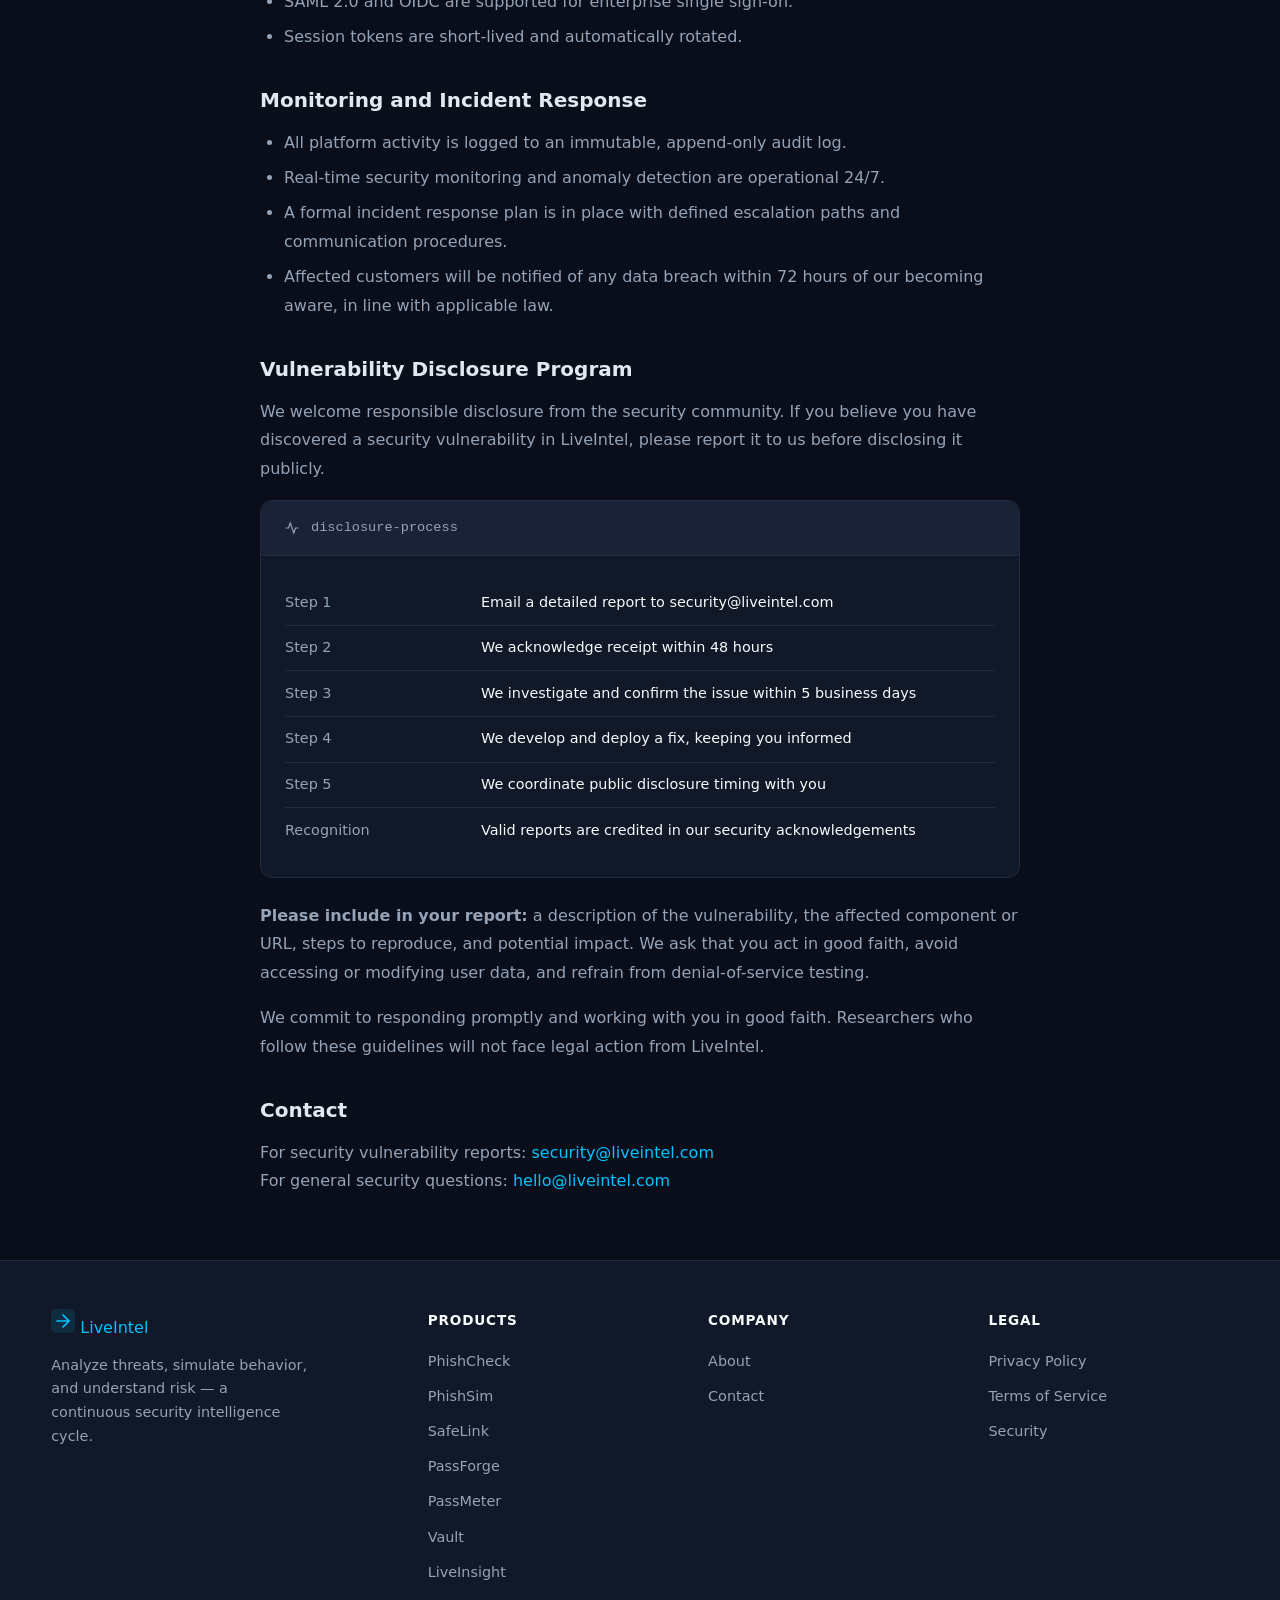
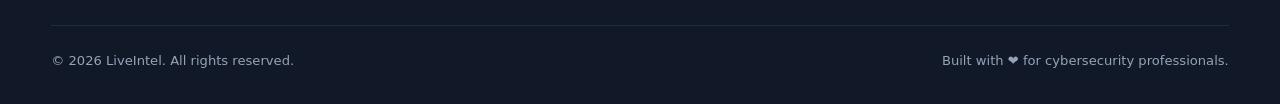
<file: legal/security.html>
<!DOCTYPE html>
<html lang="en">
<head>
  <meta charset="UTF-8" />
  <meta name="viewport" content="width=device-width, initial-scale=1.0" />
  <meta name="description" content="LiveIntel Security — our security practices, vulnerability disclosure program, and how we protect your data." />
  <title>Security | LiveIntel</title>
  <link rel="stylesheet" href="../css/styles.css" />
  <style>
    .fade-in { opacity: 0; transform: translateY(20px); transition: opacity .5s ease, transform .5s ease; }
    .fade-in.visible { opacity: 1; transform: none; }
    .legal-section { max-width: 760px; margin: 0 auto; }
    .legal-section h2 { font-size: 1.25rem; color: var(--clr-text); margin: 2rem 0 .75rem; }
    .legal-section p, .legal-section ul { color: var(--clr-text-muted); line-height: 1.8; margin-bottom: 1rem; }
    .legal-section ul { padding-left: 1.5rem; }
    .legal-section ul li { margin-bottom: .4rem; }
    .legal-meta { font-size: .85rem; color: var(--clr-text-muted); margin-bottom: 2.5rem; }
  </style>
</head>
<body>

<!-- HEADER -->
<header class="site-header">
  <div class="container">
    <nav class="nav" aria-label="Main navigation">
      <a href="../index.html" class="nav-logo" aria-label="LiveIntel home">
        <svg width="28" height="28" viewBox="0 0 28 28" fill="none" aria-hidden="true">
          <rect width="28" height="28" rx="6" fill="#00c2ff" fill-opacity=".12"/>
          <path d="M7 14h14M14 7l7 7-7 7" stroke="#00c2ff" stroke-width="2" stroke-linecap="round" stroke-linejoin="round"/>
        </svg>
        Live<span>Intel</span>
      </a>
      <button class="nav-toggle" aria-controls="nav-links" aria-expanded="false" aria-label="Toggle navigation">
        <span></span><span></span><span></span>
      </button>
      <ul class="nav-links" id="nav-links" role="list">
        <li><a href="../index.html#products">Products</a></li>
        <li><a href="../index.html#about">About</a></li>
        <li><a href="../index.html#contact">Contact</a></li>
      </ul>
      <a href="../index.html#contact" class="btn btn-primary nav-cta">Get Started</a>
    </nav>
  </div>
</header>

<main>

  <!-- PAGE HERO -->
  <section class="product-hero" aria-labelledby="sec-heading">
    <div class="container">
      <div class="product-hero-inner">
        <div>
          <span class="badge badge-blue">Security Practices</span>
          <h1 class="product-hero-title" id="sec-heading">Security at LiveIntel</h1>
          <p class="product-hero-desc">
            Security is not a feature we add on top — it is the foundation everything else is built
            on. This page describes how we protect our platform, your data, and how to report
            vulnerabilities responsibly.
          </p>
          <div style="display:flex; gap:1rem; flex-wrap:wrap;">
            <a href="mailto:security@liveintel.com" class="btn btn-primary">Report a Vulnerability</a>
            <a href="#practices" class="btn btn-outline">Our Practices</a>
          </div>
        </div>

        <!-- Security spec card -->
        <div class="spec-box fade-in">
          <div class="spec-box-header">
            <svg width="14" height="14" viewBox="0 0 24 24" fill="none" stroke="currentColor" stroke-width="2" stroke-linecap="round" stroke-linejoin="round" aria-hidden="true"><path d="M12 22s8-4 8-10V5l-8-3-8 3v7c0 6 8 10 8 10z"/></svg>
            security-overview
          </div>
          <div class="spec-box-body">
            <div class="spec-row"><span class="spec-key">Encryption in transit</span><span class="spec-val">TLS 1.3</span></div>
            <div class="spec-row"><span class="spec-key">Encryption at rest</span><span class="spec-val">AES-256-GCM</span></div>
            <div class="spec-row"><span class="spec-key">Authentication</span><span class="spec-val">MFA supported, SAML 2.0 / OIDC</span></div>
            <div class="spec-row"><span class="spec-key">Vulnerability disclosure</span><span class="spec-val">security@liveintel.com</span></div>
            <div class="spec-row"><span class="spec-key">Response SLA</span><span class="spec-val">Acknowledgement within 48 hours</span></div>
          </div>
        </div>
      </div>
    </div>
  </section>

  <!-- SECURITY PRACTICES -->
  <section class="section" id="practices" aria-labelledby="practices-heading">
    <div class="container">
      <div class="legal-section">
        <h2 class="section-title fade-in" id="practices-heading" style="text-align:left; margin-bottom:1.5rem;">Security Practices</h2>

        <h2 class="fade-in">Infrastructure Security</h2>
        <ul class="fade-in">
          <li>All data in transit is encrypted with <strong>TLS 1.3</strong>; older protocol versions are not accepted.</li>
          <li>All data at rest is encrypted with <strong>AES-256-GCM</strong>, including backups.</li>
          <li>Infrastructure is hosted on SOC 2 Type II certified cloud providers with private networking and restricted egress.</li>
          <li>Secrets and credentials are managed via a dedicated secret store; no credentials in source code or configuration files.</li>
          <li>Production access is limited to a small number of authorised engineers using MFA and short-lived SSH certificates.</li>
          <li>All infrastructure changes are applied through automated pipelines with audit trails.</li>
        </ul>

        <h2 class="fade-in">Application Security</h2>
        <ul class="fade-in">
          <li>Code changes undergo mandatory peer review and automated static analysis (SAST) before merge.</li>
          <li>Dependencies are monitored for known vulnerabilities using automated advisory scanning.</li>
          <li>Regular penetration testing is conducted by independent third-party security firms.</li>
          <li>HTTP security headers are enforced on all endpoints: HSTS, CSP, X-Frame-Options, and more.</li>
          <li>Input validation and parameterised queries are enforced throughout the application stack.</li>
          <li>Rate limiting and brute-force detection are applied to all authentication endpoints.</li>
        </ul>

        <h2 class="fade-in">Access Control</h2>
        <ul class="fade-in">
          <li>Role-based access control (RBAC) is enforced at every API endpoint.</li>
          <li>Principle of least privilege — users and services are granted only the minimum permissions required.</li>
          <li>Multi-factor authentication (MFA) is available for all user accounts and required for all internal staff.</li>
          <li>SAML 2.0 and OIDC are supported for enterprise single sign-on.</li>
          <li>Session tokens are short-lived and automatically rotated.</li>
        </ul>

        <h2 class="fade-in">Monitoring and Incident Response</h2>
        <ul class="fade-in">
          <li>All platform activity is logged to an immutable, append-only audit log.</li>
          <li>Real-time security monitoring and anomaly detection are operational 24/7.</li>
          <li>A formal incident response plan is in place with defined escalation paths and communication procedures.</li>
          <li>Affected customers will be notified of any data breach within 72 hours of our becoming aware, in line with applicable law.</li>
        </ul>

        <h2 class="fade-in">Vulnerability Disclosure Program</h2>
        <p class="fade-in">
          We welcome responsible disclosure from the security community. If you believe you have
          discovered a security vulnerability in LiveIntel, please report it to us before disclosing
          it publicly.
        </p>

        <div class="spec-box fade-in" style="max-width:100%; margin-bottom:1.5rem;">
          <div class="spec-box-header">
            <svg width="14" height="14" viewBox="0 0 24 24" fill="none" stroke="currentColor" stroke-width="2" stroke-linecap="round" stroke-linejoin="round" aria-hidden="true"><polyline points="22 12 18 12 15 21 9 3 6 12 2 12"/></svg>
            disclosure-process
          </div>
          <div class="spec-box-body">
            <div class="spec-row"><span class="spec-key">Step 1</span><span class="spec-val">Email a detailed report to security@liveintel.com</span></div>
            <div class="spec-row"><span class="spec-key">Step 2</span><span class="spec-val">We acknowledge receipt within 48 hours</span></div>
            <div class="spec-row"><span class="spec-key">Step 3</span><span class="spec-val">We investigate and confirm the issue within 5 business days</span></div>
            <div class="spec-row"><span class="spec-key">Step 4</span><span class="spec-val">We develop and deploy a fix, keeping you informed</span></div>
            <div class="spec-row"><span class="spec-key">Step 5</span><span class="spec-val">We coordinate public disclosure timing with you</span></div>
            <div class="spec-row"><span class="spec-key">Recognition</span><span class="spec-val">Valid reports are credited in our security acknowledgements</span></div>
          </div>
        </div>

        <p class="fade-in">
          <strong>Please include in your report:</strong> a description of the vulnerability, the
          affected component or URL, steps to reproduce, and potential impact. We ask that you act
          in good faith, avoid accessing or modifying user data, and refrain from denial-of-service
          testing.
        </p>
        <p class="fade-in">
          We commit to responding promptly and working with you in good faith. Researchers who
          follow these guidelines will not face legal action from LiveIntel.
        </p>

        <h2 class="fade-in">Contact</h2>
        <p class="fade-in">
          For security vulnerability reports: <a href="mailto:security@liveintel.com">security@liveintel.com</a><br />
          For general security questions: <a href="mailto:hello@liveintel.com">hello@liveintel.com</a>
        </p>
      </div>
    </div>
  </section>

</main>

<!-- FOOTER -->
<footer class="site-footer" aria-label="Site footer">
  <div class="container">
    <div class="footer-grid">
      <div class="footer-brand">
        <a href="../index.html" class="nav-logo" aria-label="LiveIntel home">
          <svg width="24" height="24" viewBox="0 0 28 28" fill="none" aria-hidden="true">
            <rect width="28" height="28" rx="6" fill="#00c2ff" fill-opacity=".12"/>
            <path d="M7 14h14M14 7l7 7-7 7" stroke="#00c2ff" stroke-width="2" stroke-linecap="round" stroke-linejoin="round"/>
          </svg>
          Live<span>Intel</span>
        </a>
        <p>Analyze threats, simulate behavior, and understand risk — a continuous security intelligence cycle.</p>
      </div>
      <nav aria-label="Products footer links">
        <h3 class="footer-col-title">Products</h3>
        <ul class="footer-links" role="list">
          <li><a href="../products/phishcheck.html">PhishCheck</a></li>
          <li><a href="../products/phishsim.html">PhishSim</a></li>
          <li><a href="../products/safelink.html">SafeLink</a></li>
          <li><a href="../products/passforge.html">PassForge</a></li>
          <li><a href="../products/passmeter.html">PassMeter</a></li>
          <li><a href="../products/vault.html">Vault</a></li>
          <li><a href="../products/liveinsight.html">LiveInsight</a></li>
        </ul>
      </nav>
      <nav aria-label="Company footer links">
        <h3 class="footer-col-title">Company</h3>
        <ul class="footer-links" role="list">
          <li><a href="../index.html#about">About</a></li>
          <li><a href="../index.html#contact">Contact</a></li>
        </ul>
      </nav>
      <nav aria-label="Legal footer links">
        <h3 class="footer-col-title">Legal</h3>
        <ul class="footer-links" role="list">
          <li><a href="privacy-policy.html">Privacy Policy</a></li>
          <li><a href="terms-of-service.html">Terms of Service</a></li>
          <li><a href="security.html">Security</a></li>
        </ul>
      </nav>
    </div>
    <div class="footer-bottom">
      <p>&copy; <span id="year"></span> LiveIntel. All rights reserved.</p>
      <p>Built with ❤ for cybersecurity professionals.</p>
    </div>
  </div>
</footer>

<script src="../js/main.js"></script>
<script>document.getElementById('year').textContent = new Date().getFullYear();</script>
</body>
</html>
</file>
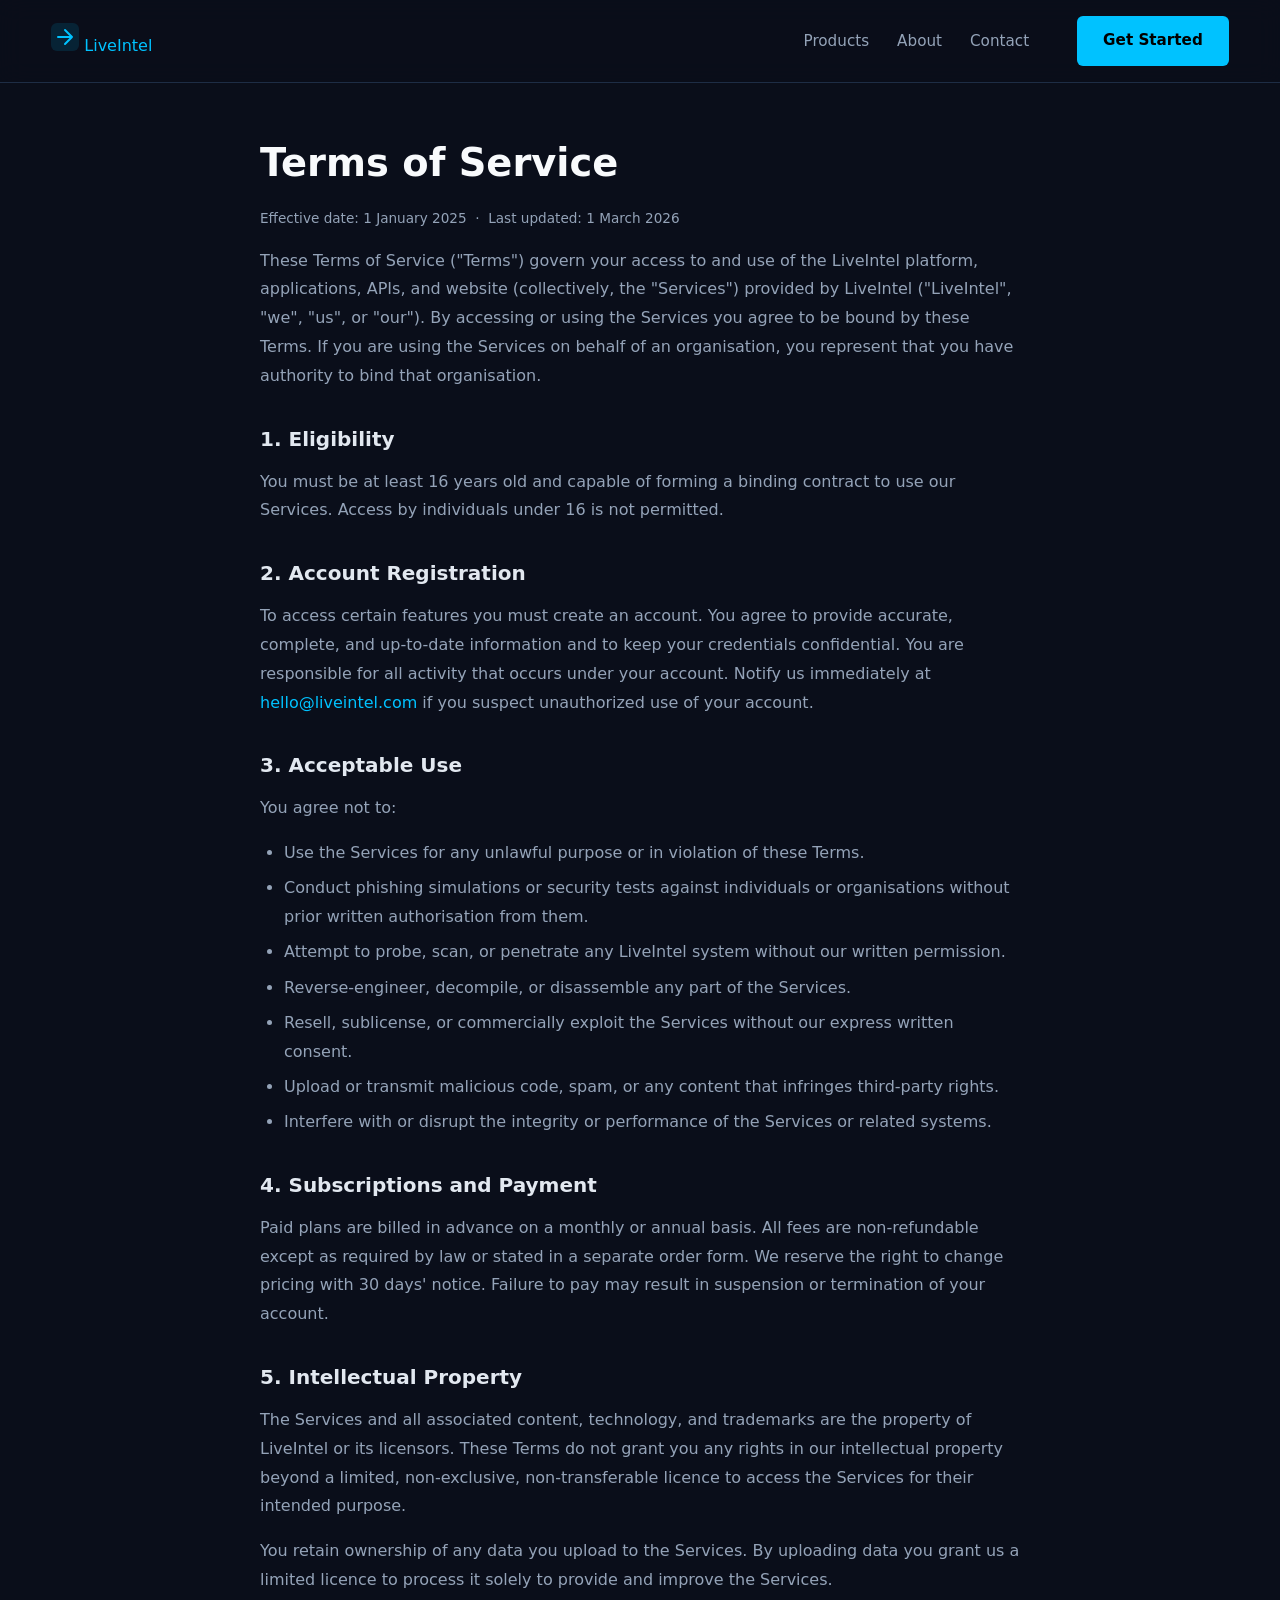
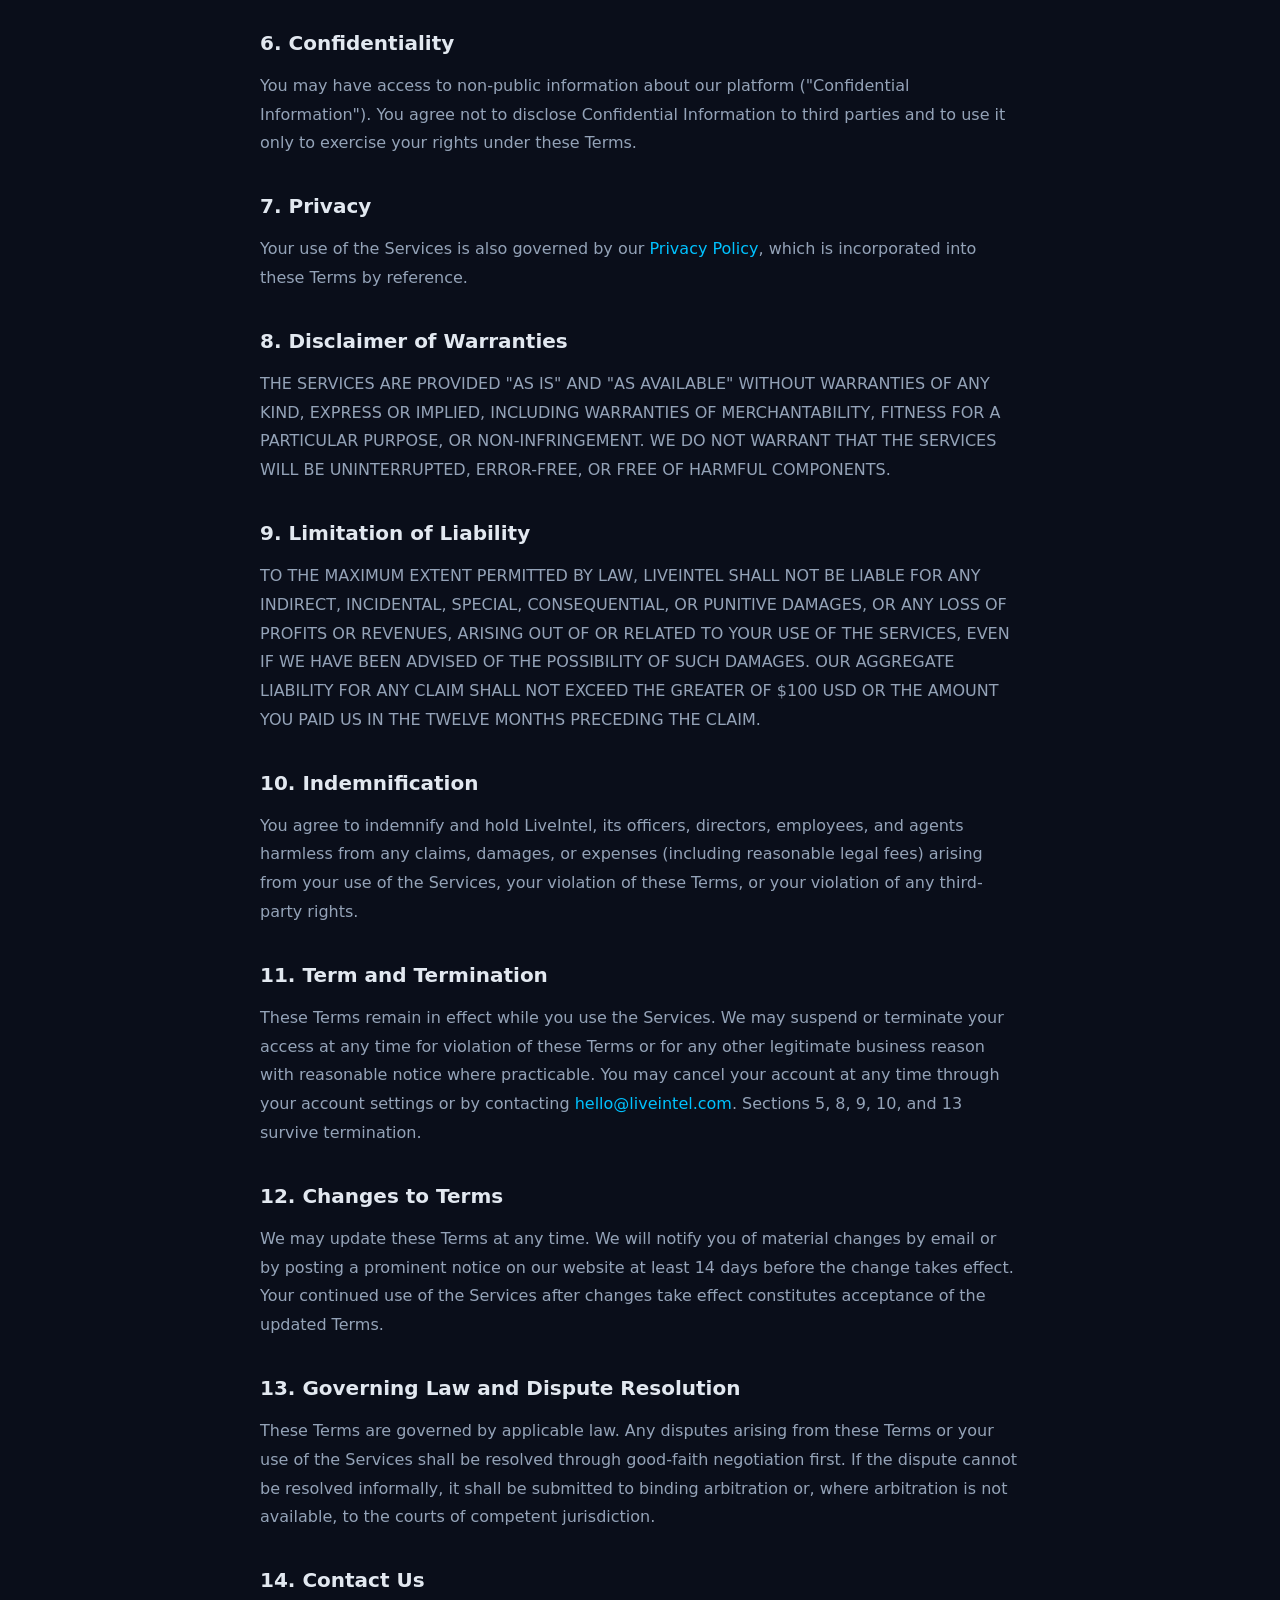
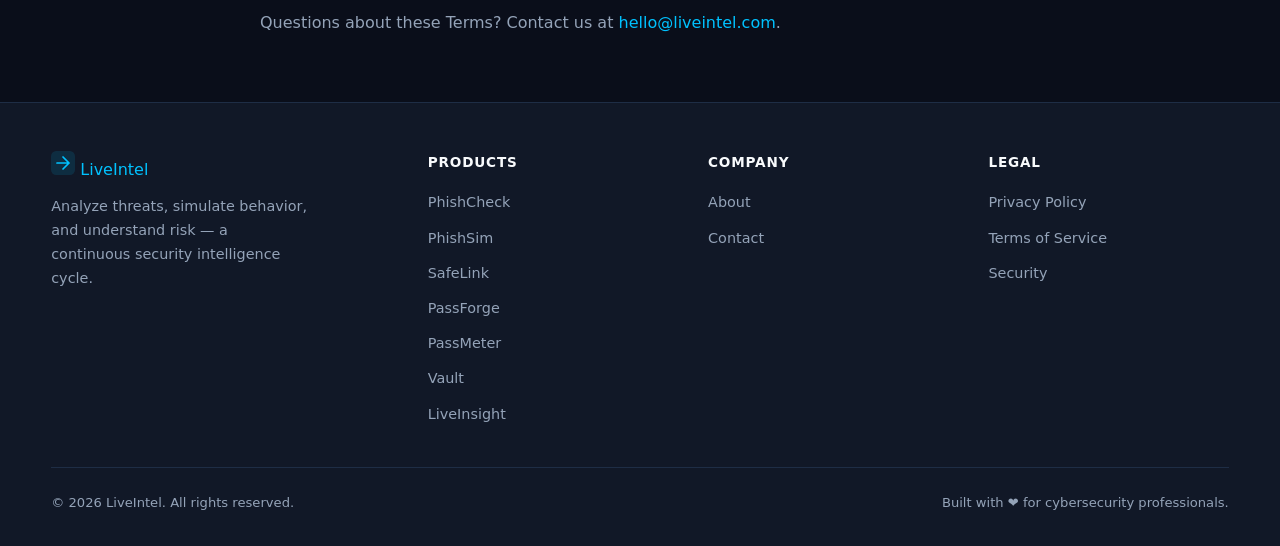
<file: legal/terms-of-service.html>
<!DOCTYPE html>
<html lang="en">
<head>
  <meta charset="UTF-8" />
  <meta name="viewport" content="width=device-width, initial-scale=1.0" />
  <meta name="description" content="LiveIntel Terms of Service — the legal agreement governing your use of the LiveIntel platform and services." />
  <title>Terms of Service | LiveIntel</title>
  <link rel="stylesheet" href="../css/styles.css" />
  <style>
    .fade-in { opacity: 0; transform: translateY(20px); transition: opacity .5s ease, transform .5s ease; }
    .fade-in.visible { opacity: 1; transform: none; }
    .legal-section { max-width: 760px; margin: 0 auto; }
    .legal-section h2 { font-size: 1.25rem; color: var(--clr-text); margin: 2rem 0 .75rem; }
    .legal-section p, .legal-section ul { color: var(--clr-text-muted); line-height: 1.8; margin-bottom: 1rem; }
    .legal-section ul { padding-left: 1.5rem; }
    .legal-section ul li { margin-bottom: .4rem; }
    .legal-meta { font-size: .85rem; color: var(--clr-text-muted); margin-bottom: 2.5rem; }
  </style>
</head>
<body>

<!-- HEADER -->
<header class="site-header">
  <div class="container">
    <nav class="nav" aria-label="Main navigation">
      <a href="../index.html" class="nav-logo" aria-label="LiveIntel home">
        <svg width="28" height="28" viewBox="0 0 28 28" fill="none" aria-hidden="true">
          <rect width="28" height="28" rx="6" fill="#00c2ff" fill-opacity=".12"/>
          <path d="M7 14h14M14 7l7 7-7 7" stroke="#00c2ff" stroke-width="2" stroke-linecap="round" stroke-linejoin="round"/>
        </svg>
        Live<span>Intel</span>
      </a>
      <button class="nav-toggle" aria-controls="nav-links" aria-expanded="false" aria-label="Toggle navigation">
        <span></span><span></span><span></span>
      </button>
      <ul class="nav-links" id="nav-links" role="list">
        <li><a href="../index.html#products">Products</a></li>
        <li><a href="../index.html#about">About</a></li>
        <li><a href="../index.html#contact">Contact</a></li>
      </ul>
      <a href="../index.html#contact" class="btn btn-primary nav-cta">Get Started</a>
    </nav>
  </div>
</header>

<main>

  <section class="section" aria-labelledby="tos-heading">
    <div class="container">
      <div class="legal-section">
        <h1 class="section-title fade-in" id="tos-heading">Terms of Service</h1>
        <p class="legal-meta fade-in">Effective date: 1 January 2025 &nbsp;·&nbsp; Last updated: 1 March 2026</p>

        <p class="fade-in">
          These Terms of Service ("Terms") govern your access to and use of the LiveIntel platform,
          applications, APIs, and website (collectively, the "Services") provided by LiveIntel
          ("LiveIntel", "we", "us", or "our"). By accessing or using the Services you agree to be
          bound by these Terms. If you are using the Services on behalf of an organisation, you
          represent that you have authority to bind that organisation.
        </p>

        <h2 class="fade-in">1. Eligibility</h2>
        <p class="fade-in">
          You must be at least 16 years old and capable of forming a binding contract to use our
          Services. Access by individuals under 16 is not permitted.
        </p>

        <h2 class="fade-in">2. Account Registration</h2>
        <p class="fade-in">
          To access certain features you must create an account. You agree to provide accurate,
          complete, and up-to-date information and to keep your credentials confidential. You are
          responsible for all activity that occurs under your account. Notify us immediately at
          <a href="mailto:hello@liveintel.com">hello@liveintel.com</a> if you suspect unauthorized
          use of your account.
        </p>

        <h2 class="fade-in">3. Acceptable Use</h2>
        <p class="fade-in">You agree not to:</p>
        <ul class="fade-in">
          <li>Use the Services for any unlawful purpose or in violation of these Terms.</li>
          <li>Conduct phishing simulations or security tests against individuals or organisations without prior written authorisation from them.</li>
          <li>Attempt to probe, scan, or penetrate any LiveIntel system without our written permission.</li>
          <li>Reverse-engineer, decompile, or disassemble any part of the Services.</li>
          <li>Resell, sublicense, or commercially exploit the Services without our express written consent.</li>
          <li>Upload or transmit malicious code, spam, or any content that infringes third-party rights.</li>
          <li>Interfere with or disrupt the integrity or performance of the Services or related systems.</li>
        </ul>

        <h2 class="fade-in">4. Subscriptions and Payment</h2>
        <p class="fade-in">
          Paid plans are billed in advance on a monthly or annual basis. All fees are non-refundable
          except as required by law or stated in a separate order form. We reserve the right to change
          pricing with 30 days' notice. Failure to pay may result in suspension or termination of
          your account.
        </p>

        <h2 class="fade-in">5. Intellectual Property</h2>
        <p class="fade-in">
          The Services and all associated content, technology, and trademarks are the property of
          LiveIntel or its licensors. These Terms do not grant you any rights in our intellectual
          property beyond a limited, non-exclusive, non-transferable licence to access the Services
          for their intended purpose.
        </p>
        <p class="fade-in">
          You retain ownership of any data you upload to the Services. By uploading data you grant
          us a limited licence to process it solely to provide and improve the Services.
        </p>

        <h2 class="fade-in">6. Confidentiality</h2>
        <p class="fade-in">
          You may have access to non-public information about our platform ("Confidential Information").
          You agree not to disclose Confidential Information to third parties and to use it only to
          exercise your rights under these Terms.
        </p>

        <h2 class="fade-in">7. Privacy</h2>
        <p class="fade-in">
          Your use of the Services is also governed by our
          <a href="privacy-policy.html">Privacy Policy</a>, which is incorporated into these Terms
          by reference.
        </p>

        <h2 class="fade-in">8. Disclaimer of Warranties</h2>
        <p class="fade-in">
          THE SERVICES ARE PROVIDED "AS IS" AND "AS AVAILABLE" WITHOUT WARRANTIES OF ANY KIND,
          EXPRESS OR IMPLIED, INCLUDING WARRANTIES OF MERCHANTABILITY, FITNESS FOR A PARTICULAR
          PURPOSE, OR NON-INFRINGEMENT. WE DO NOT WARRANT THAT THE SERVICES WILL BE UNINTERRUPTED,
          ERROR-FREE, OR FREE OF HARMFUL COMPONENTS.
        </p>

        <h2 class="fade-in">9. Limitation of Liability</h2>
        <p class="fade-in">
          TO THE MAXIMUM EXTENT PERMITTED BY LAW, LIVEINTEL SHALL NOT BE LIABLE FOR ANY INDIRECT,
          INCIDENTAL, SPECIAL, CONSEQUENTIAL, OR PUNITIVE DAMAGES, OR ANY LOSS OF PROFITS OR
          REVENUES, ARISING OUT OF OR RELATED TO YOUR USE OF THE SERVICES, EVEN IF WE HAVE BEEN
          ADVISED OF THE POSSIBILITY OF SUCH DAMAGES. OUR AGGREGATE LIABILITY FOR ANY CLAIM SHALL
          NOT EXCEED THE GREATER OF $100 USD OR THE AMOUNT YOU PAID US IN THE TWELVE MONTHS
          PRECEDING THE CLAIM.
        </p>

        <h2 class="fade-in">10. Indemnification</h2>
        <p class="fade-in">
          You agree to indemnify and hold LiveIntel, its officers, directors, employees, and agents
          harmless from any claims, damages, or expenses (including reasonable legal fees) arising
          from your use of the Services, your violation of these Terms, or your violation of any
          third-party rights.
        </p>

        <h2 class="fade-in">11. Term and Termination</h2>
        <p class="fade-in">
          These Terms remain in effect while you use the Services. We may suspend or terminate your
          access at any time for violation of these Terms or for any other legitimate business reason
          with reasonable notice where practicable. You may cancel your account at any time through
          your account settings or by contacting <a href="mailto:hello@liveintel.com">hello@liveintel.com</a>.
          Sections 5, 8, 9, 10, and 13 survive termination.
        </p>

        <h2 class="fade-in">12. Changes to Terms</h2>
        <p class="fade-in">
          We may update these Terms at any time. We will notify you of material changes by email or
          by posting a prominent notice on our website at least 14 days before the change takes
          effect. Your continued use of the Services after changes take effect constitutes acceptance
          of the updated Terms.
        </p>

        <h2 class="fade-in">13. Governing Law and Dispute Resolution</h2>
        <p class="fade-in">
          These Terms are governed by applicable law. Any disputes arising from these Terms or your
          use of the Services shall be resolved through good-faith negotiation first. If the dispute
          cannot be resolved informally, it shall be submitted to binding arbitration or, where
          arbitration is not available, to the courts of competent jurisdiction.
        </p>

        <h2 class="fade-in">14. Contact Us</h2>
        <p class="fade-in">
          Questions about these Terms? Contact us at
          <a href="mailto:hello@liveintel.com">hello@liveintel.com</a>.
        </p>
      </div>
    </div>
  </section>

</main>

<!-- FOOTER -->
<footer class="site-footer" aria-label="Site footer">
  <div class="container">
    <div class="footer-grid">
      <div class="footer-brand">
        <a href="../index.html" class="nav-logo" aria-label="LiveIntel home">
          <svg width="24" height="24" viewBox="0 0 28 28" fill="none" aria-hidden="true">
            <rect width="28" height="28" rx="6" fill="#00c2ff" fill-opacity=".12"/>
            <path d="M7 14h14M14 7l7 7-7 7" stroke="#00c2ff" stroke-width="2" stroke-linecap="round" stroke-linejoin="round"/>
          </svg>
          Live<span>Intel</span>
        </a>
        <p>Analyze threats, simulate behavior, and understand risk — a continuous security intelligence cycle.</p>
      </div>
      <nav aria-label="Products footer links">
        <h3 class="footer-col-title">Products</h3>
        <ul class="footer-links" role="list">
          <li><a href="../products/phishcheck.html">PhishCheck</a></li>
          <li><a href="../products/phishsim.html">PhishSim</a></li>
          <li><a href="../products/safelink.html">SafeLink</a></li>
          <li><a href="../products/passforge.html">PassForge</a></li>
          <li><a href="../products/passmeter.html">PassMeter</a></li>
          <li><a href="../products/vault.html">Vault</a></li>
          <li><a href="../products/liveinsight.html">LiveInsight</a></li>
        </ul>
      </nav>
      <nav aria-label="Company footer links">
        <h3 class="footer-col-title">Company</h3>
        <ul class="footer-links" role="list">
          <li><a href="../index.html#about">About</a></li>
          <li><a href="../index.html#contact">Contact</a></li>
        </ul>
      </nav>
      <nav aria-label="Legal footer links">
        <h3 class="footer-col-title">Legal</h3>
        <ul class="footer-links" role="list">
          <li><a href="privacy-policy.html">Privacy Policy</a></li>
          <li><a href="terms-of-service.html">Terms of Service</a></li>
          <li><a href="security.html">Security</a></li>
        </ul>
      </nav>
    </div>
    <div class="footer-bottom">
      <p>&copy; <span id="year"></span> LiveIntel. All rights reserved.</p>
      <p>Built with ❤ for cybersecurity professionals.</p>
    </div>
  </div>
</footer>

<script src="../js/main.js"></script>
<script>document.getElementById('year').textContent = new Date().getFullYear();</script>
</body>
</html>
</file>
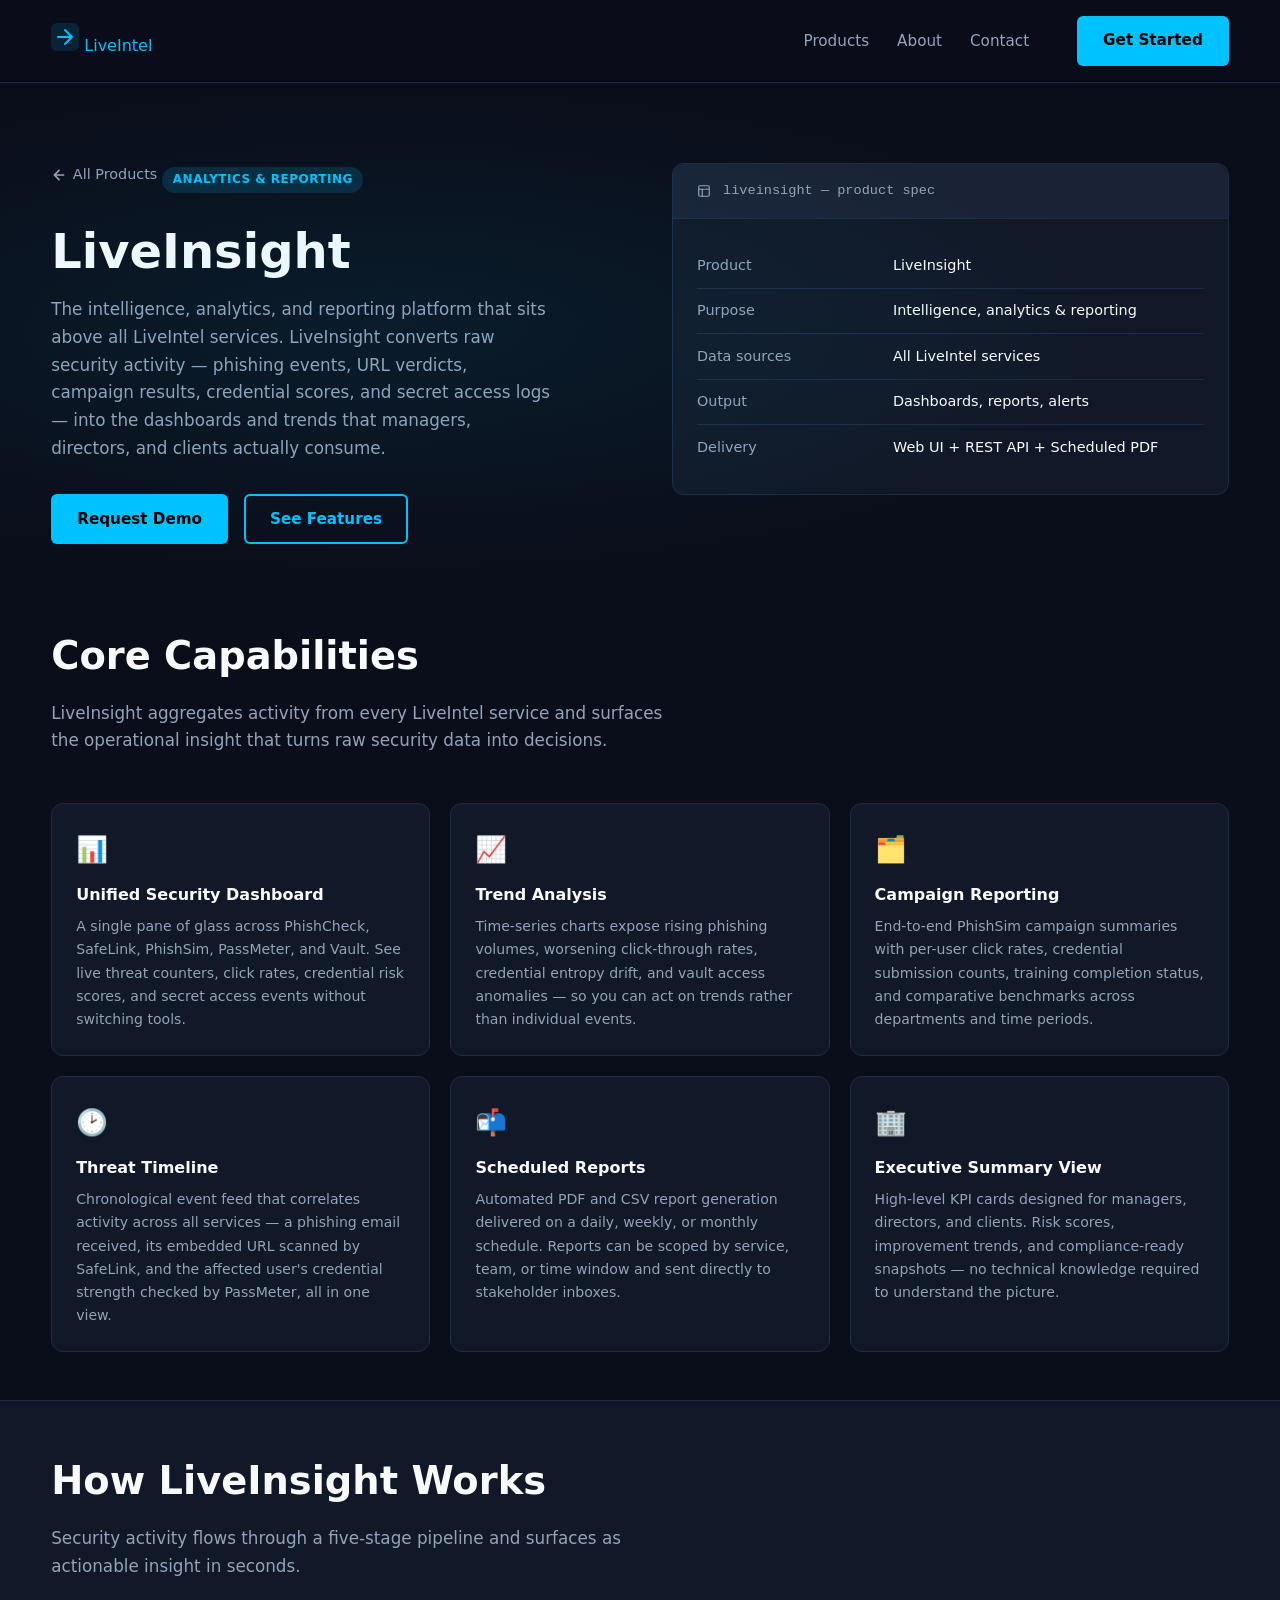
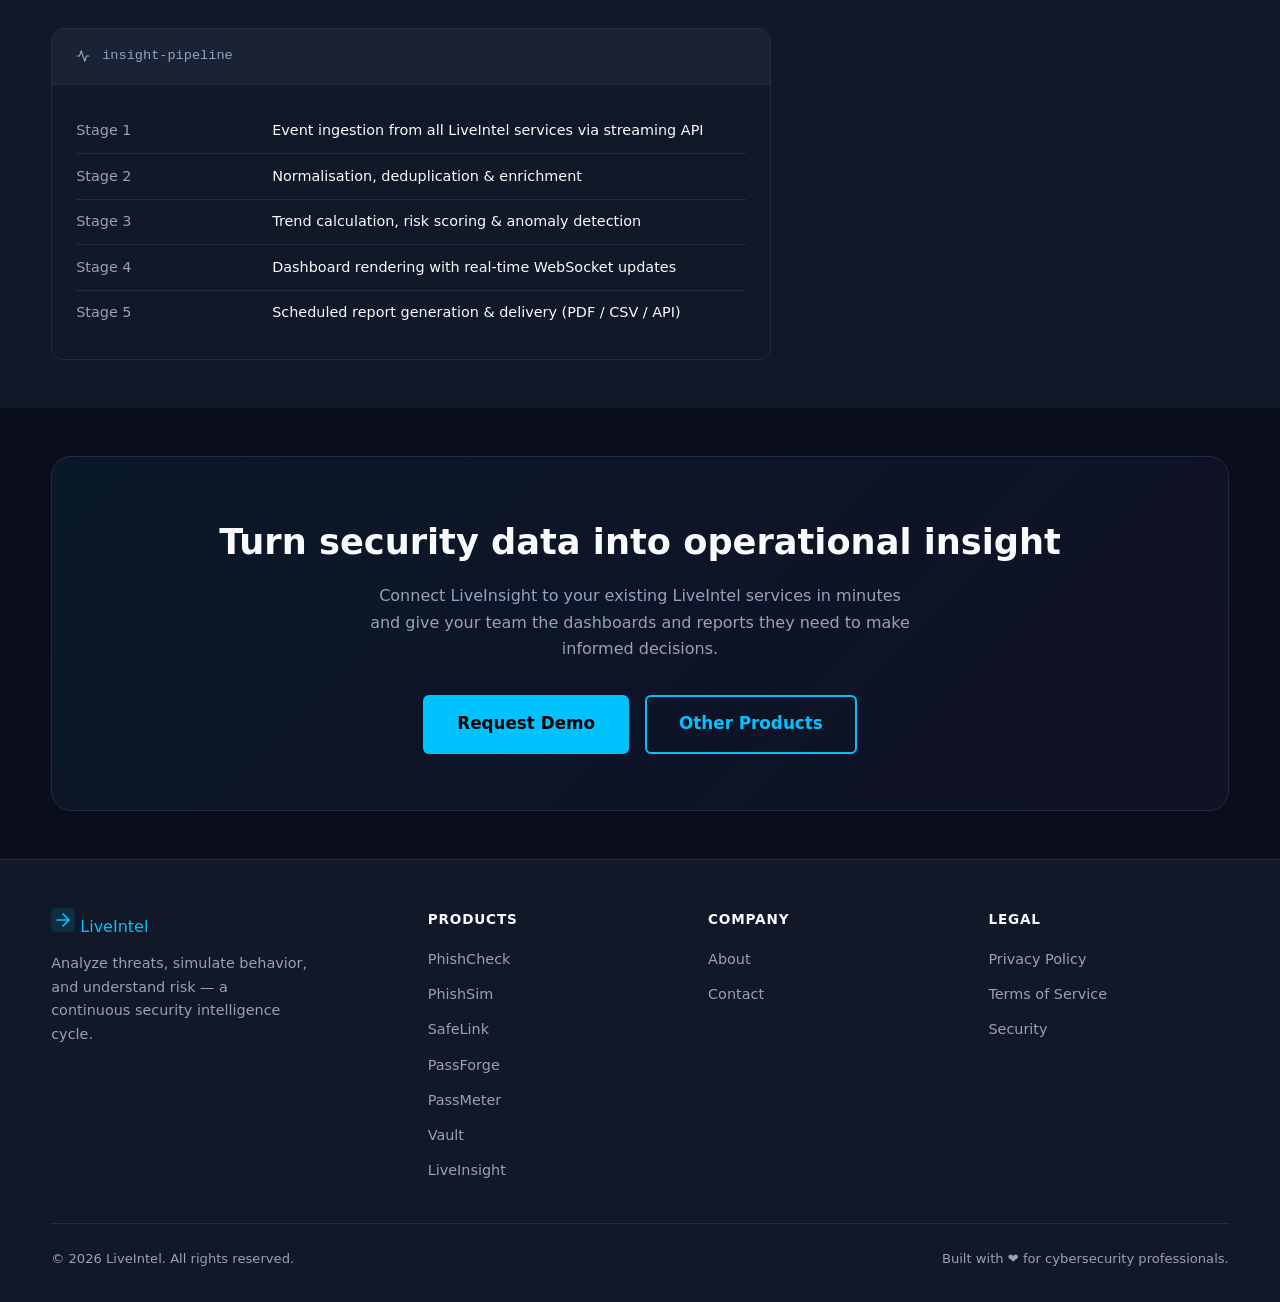
<file: products/liveinsight.html>
<!DOCTYPE html>
<html lang="en">
<head>
  <meta charset="UTF-8" />
  <meta name="viewport" content="width=device-width, initial-scale=1.0" />
  <meta name="description" content="LiveInsight — Intelligence, analytics, and reporting platform that sits above LiveIntel services and converts security activity into meaningful operational insight." />
  <title>LiveInsight | LiveIntel</title>
  <link rel="stylesheet" href="../css/styles.css" />
  <style>
    .fade-in { opacity: 0; transform: translateY(20px); transition: opacity .5s ease, transform .5s ease; }
    .fade-in.visible { opacity: 1; transform: none; }
  </style>
</head>
<body>

<!-- HEADER -->
<header class="site-header">
  <div class="container">
    <nav class="nav" aria-label="Main navigation">
      <a href="../index.html" class="nav-logo" aria-label="LiveIntel home">
        <svg width="28" height="28" viewBox="0 0 28 28" fill="none" aria-hidden="true">
          <rect width="28" height="28" rx="6" fill="#00c2ff" fill-opacity=".12"/>
          <path d="M7 14h14M14 7l7 7-7 7" stroke="#00c2ff" stroke-width="2" stroke-linecap="round" stroke-linejoin="round"/>
        </svg>
        Live<span>Intel</span>
      </a>
      <button class="nav-toggle" aria-controls="nav-links" aria-expanded="false" aria-label="Toggle navigation">
        <span></span><span></span><span></span>
      </button>
      <ul class="nav-links" id="nav-links" role="list">
        <li><a href="../index.html#products">Products</a></li>
        <li><a href="../index.html#about">About</a></li>
        <li><a href="../index.html#contact">Contact</a></li>
      </ul>
      <a href="../index.html#contact" class="btn btn-primary nav-cta">Get Started</a>
    </nav>
  </div>
</header>

<main>

  <!-- PRODUCT HERO -->
  <section class="product-hero" aria-labelledby="li-title">
    <div class="container">
      <div class="product-hero-inner">
        <div>
          <a href="../index.html#products" class="product-hero-back">
            <svg width="16" height="16" viewBox="0 0 24 24" fill="none" stroke="currentColor" stroke-width="2.5" stroke-linecap="round" stroke-linejoin="round" aria-hidden="true"><path d="M19 12H5M12 19l-7-7 7-7"/></svg>
            All Products
          </a>
          <span class="badge badge-blue">Analytics &amp; Reporting</span>
          <h1 class="product-hero-title" id="li-title">LiveInsight</h1>
          <p class="product-hero-desc">
            The intelligence, analytics, and reporting platform that sits above all
            LiveIntel services. LiveInsight converts raw security activity —
            phishing events, URL verdicts, campaign results, credential scores, and
            secret access logs — into the dashboards and trends that managers,
            directors, and clients actually consume.
          </p>
          <div style="display:flex; gap:1rem; flex-wrap:wrap;">
            <a href="../index.html#contact" class="btn btn-primary">Request Demo</a>
            <a href="#features" class="btn btn-outline">See Features</a>
          </div>
        </div>

        <!-- Mini spec card -->
        <div class="spec-box fade-in">
          <div class="spec-box-header">
            <svg width="14" height="14" viewBox="0 0 24 24" fill="none" stroke="currentColor" stroke-width="2" stroke-linecap="round" stroke-linejoin="round" aria-hidden="true"><rect x="3" y="3" width="18" height="18" rx="2"/><path d="M3 9h18M9 21V9"/></svg>
            liveinsight — product spec
          </div>
          <div class="spec-box-body">
            <div class="spec-row"><span class="spec-key">Product</span><span class="spec-val">LiveInsight</span></div>
            <div class="spec-row"><span class="spec-key">Purpose</span><span class="spec-val">Intelligence, analytics &amp; reporting</span></div>
            <div class="spec-row"><span class="spec-key">Data sources</span><span class="spec-val">All LiveIntel services</span></div>
            <div class="spec-row"><span class="spec-key">Output</span><span class="spec-val">Dashboards, reports, alerts</span></div>
            <div class="spec-row"><span class="spec-key">Delivery</span><span class="spec-val">Web UI + REST API + Scheduled PDF</span></div>
          </div>
        </div>
      </div>
    </div>
  </section>

  <!-- FEATURES -->
  <section class="section" id="features" aria-labelledby="features-heading">
    <div class="container">
      <h2 class="section-title fade-in" id="features-heading">Core Capabilities</h2>
      <p class="section-subtitle fade-in">
        LiveInsight aggregates activity from every LiveIntel service and surfaces
        the operational insight that turns raw security data into decisions.
      </p>

      <div class="features-grid">

        <div class="feature-card fade-in">
          <div class="feature-icon" aria-hidden="true">📊</div>
          <h3 class="feature-title">Unified Security Dashboard</h3>
          <p class="feature-desc">
            A single pane of glass across PhishCheck, SafeLink, PhishSim,
            PassMeter, and Vault. See live threat counters, click rates,
            credential risk scores, and secret access events without switching tools.
          </p>
        </div>

        <div class="feature-card fade-in">
          <div class="feature-icon" aria-hidden="true">📈</div>
          <h3 class="feature-title">Trend Analysis</h3>
          <p class="feature-desc">
            Time-series charts expose rising phishing volumes, worsening
            click-through rates, credential entropy drift, and vault access
            anomalies — so you can act on trends rather than individual events.
          </p>
        </div>

        <div class="feature-card fade-in">
          <div class="feature-icon" aria-hidden="true">🗂️</div>
          <h3 class="feature-title">Campaign Reporting</h3>
          <p class="feature-desc">
            End-to-end PhishSim campaign summaries with per-user click rates,
            credential submission counts, training completion status, and
            comparative benchmarks across departments and time periods.
          </p>
        </div>

        <div class="feature-card fade-in">
          <div class="feature-icon" aria-hidden="true">🕑</div>
          <h3 class="feature-title">Threat Timeline</h3>
          <p class="feature-desc">
            Chronological event feed that correlates activity across all services —
            a phishing email received, its embedded URL scanned by SafeLink, and
            the affected user's credential strength checked by PassMeter, all in one view.
          </p>
        </div>

        <div class="feature-card fade-in">
          <div class="feature-icon" aria-hidden="true">📬</div>
          <h3 class="feature-title">Scheduled Reports</h3>
          <p class="feature-desc">
            Automated PDF and CSV report generation delivered on a daily, weekly,
            or monthly schedule. Reports can be scoped by service, team, or time
            window and sent directly to stakeholder inboxes.
          </p>
        </div>

        <div class="feature-card fade-in">
          <div class="feature-icon" aria-hidden="true">🏢</div>
          <h3 class="feature-title">Executive Summary View</h3>
          <p class="feature-desc">
            High-level KPI cards designed for managers, directors, and clients.
            Risk scores, improvement trends, and compliance-ready snapshots
            — no technical knowledge required to understand the picture.
          </p>
        </div>

      </div>
    </div>
  </section>

  <!-- HOW IT WORKS -->
  <section class="section" style="background:var(--clr-surface); border-top:1px solid var(--clr-border);" aria-labelledby="how-heading">
    <div class="container">
      <h2 class="section-title fade-in" id="how-heading">How LiveInsight Works</h2>
      <p class="section-subtitle fade-in">Security activity flows through a five-stage pipeline and surfaces as actionable insight in seconds.</p>

      <div class="spec-box fade-in" style="max-width:720px;">
        <div class="spec-box-header">
          <svg width="14" height="14" viewBox="0 0 24 24" fill="none" stroke="currentColor" stroke-width="2" stroke-linecap="round" stroke-linejoin="round" aria-hidden="true"><polyline points="22 12 18 12 15 21 9 3 6 12 2 12"/></svg>
          insight-pipeline
        </div>
        <div class="spec-box-body">
          <div class="spec-row"><span class="spec-key">Stage 1</span><span class="spec-val">Event ingestion from all LiveIntel services via streaming API</span></div>
          <div class="spec-row"><span class="spec-key">Stage 2</span><span class="spec-val">Normalisation, deduplication &amp; enrichment</span></div>
          <div class="spec-row"><span class="spec-key">Stage 3</span><span class="spec-val">Trend calculation, risk scoring &amp; anomaly detection</span></div>
          <div class="spec-row"><span class="spec-key">Stage 4</span><span class="spec-val">Dashboard rendering with real-time WebSocket updates</span></div>
          <div class="spec-row"><span class="spec-key">Stage 5</span><span class="spec-val">Scheduled report generation &amp; delivery (PDF / CSV / API)</span></div>
        </div>
      </div>
    </div>
  </section>

  <!-- CTA -->
  <section class="section" aria-labelledby="cta-heading">
    <div class="container">
      <div class="cta-banner fade-in">
        <h2 class="cta-banner-title" id="cta-heading">Turn security data into operational insight</h2>
        <p class="cta-banner-desc">
          Connect LiveInsight to your existing LiveIntel services in minutes and
          give your team the dashboards and reports they need to make informed decisions.
        </p>
        <div class="cta-banner-actions">
          <a href="../index.html#contact" class="btn btn-primary btn-lg">Request Demo</a>
          <a href="../index.html#products" class="btn btn-outline btn-lg">Other Products</a>
        </div>
      </div>
    </div>
  </section>

</main>

<!-- FOOTER -->
<footer class="site-footer" aria-label="Site footer">
  <div class="container">
    <div class="footer-grid">
      <div class="footer-brand">
        <a href="../index.html" class="nav-logo" aria-label="LiveIntel home">
          <svg width="24" height="24" viewBox="0 0 28 28" fill="none" aria-hidden="true">
            <rect width="28" height="28" rx="6" fill="#00c2ff" fill-opacity=".12"/>
            <path d="M7 14h14M14 7l7 7-7 7" stroke="#00c2ff" stroke-width="2" stroke-linecap="round" stroke-linejoin="round"/>
          </svg>
          Live<span>Intel</span>
        </a>
        <p>Analyze threats, simulate behavior, and understand risk — a continuous security intelligence cycle.</p>
      </div>
      <nav aria-label="Products footer links">
        <h3 class="footer-col-title">Products</h3>
        <ul class="footer-links" role="list">
          <li><a href="phishcheck.html">PhishCheck</a></li>
          <li><a href="phishsim.html">PhishSim</a></li>
          <li><a href="safelink.html">SafeLink</a></li>
          <li><a href="passforge.html">PassForge</a></li>
          <li><a href="passmeter.html">PassMeter</a></li>
          <li><a href="vault.html">Vault</a></li>
          <li><a href="liveinsight.html">LiveInsight</a></li>
        </ul>
      </nav>
      <nav aria-label="Company footer links">
        <h3 class="footer-col-title">Company</h3>
        <ul class="footer-links" role="list">
          <li><a href="../index.html#about">About</a></li>
          <li><a href="../index.html#contact">Contact</a></li>
        </ul>
      </nav>
      <nav aria-label="Legal footer links">
        <h3 class="footer-col-title">Legal</h3>
        <ul class="footer-links" role="list">
          <li><a href="../legal/privacy-policy.html">Privacy Policy</a></li>
          <li><a href="../legal/terms-of-service.html">Terms of Service</a></li>
          <li><a href="../legal/security.html">Security</a></li>
        </ul>
      </nav>
    </div>
    <div class="footer-bottom">
      <p>&copy; <span id="year"></span> LiveIntel. All rights reserved.</p>
      <p>Built with ❤ for cybersecurity professionals.</p>
    </div>
  </div>
</footer>

<script src="../js/main.js"></script>
<script>document.getElementById('year').textContent = new Date().getFullYear();</script>
</body>
</html>
</file>
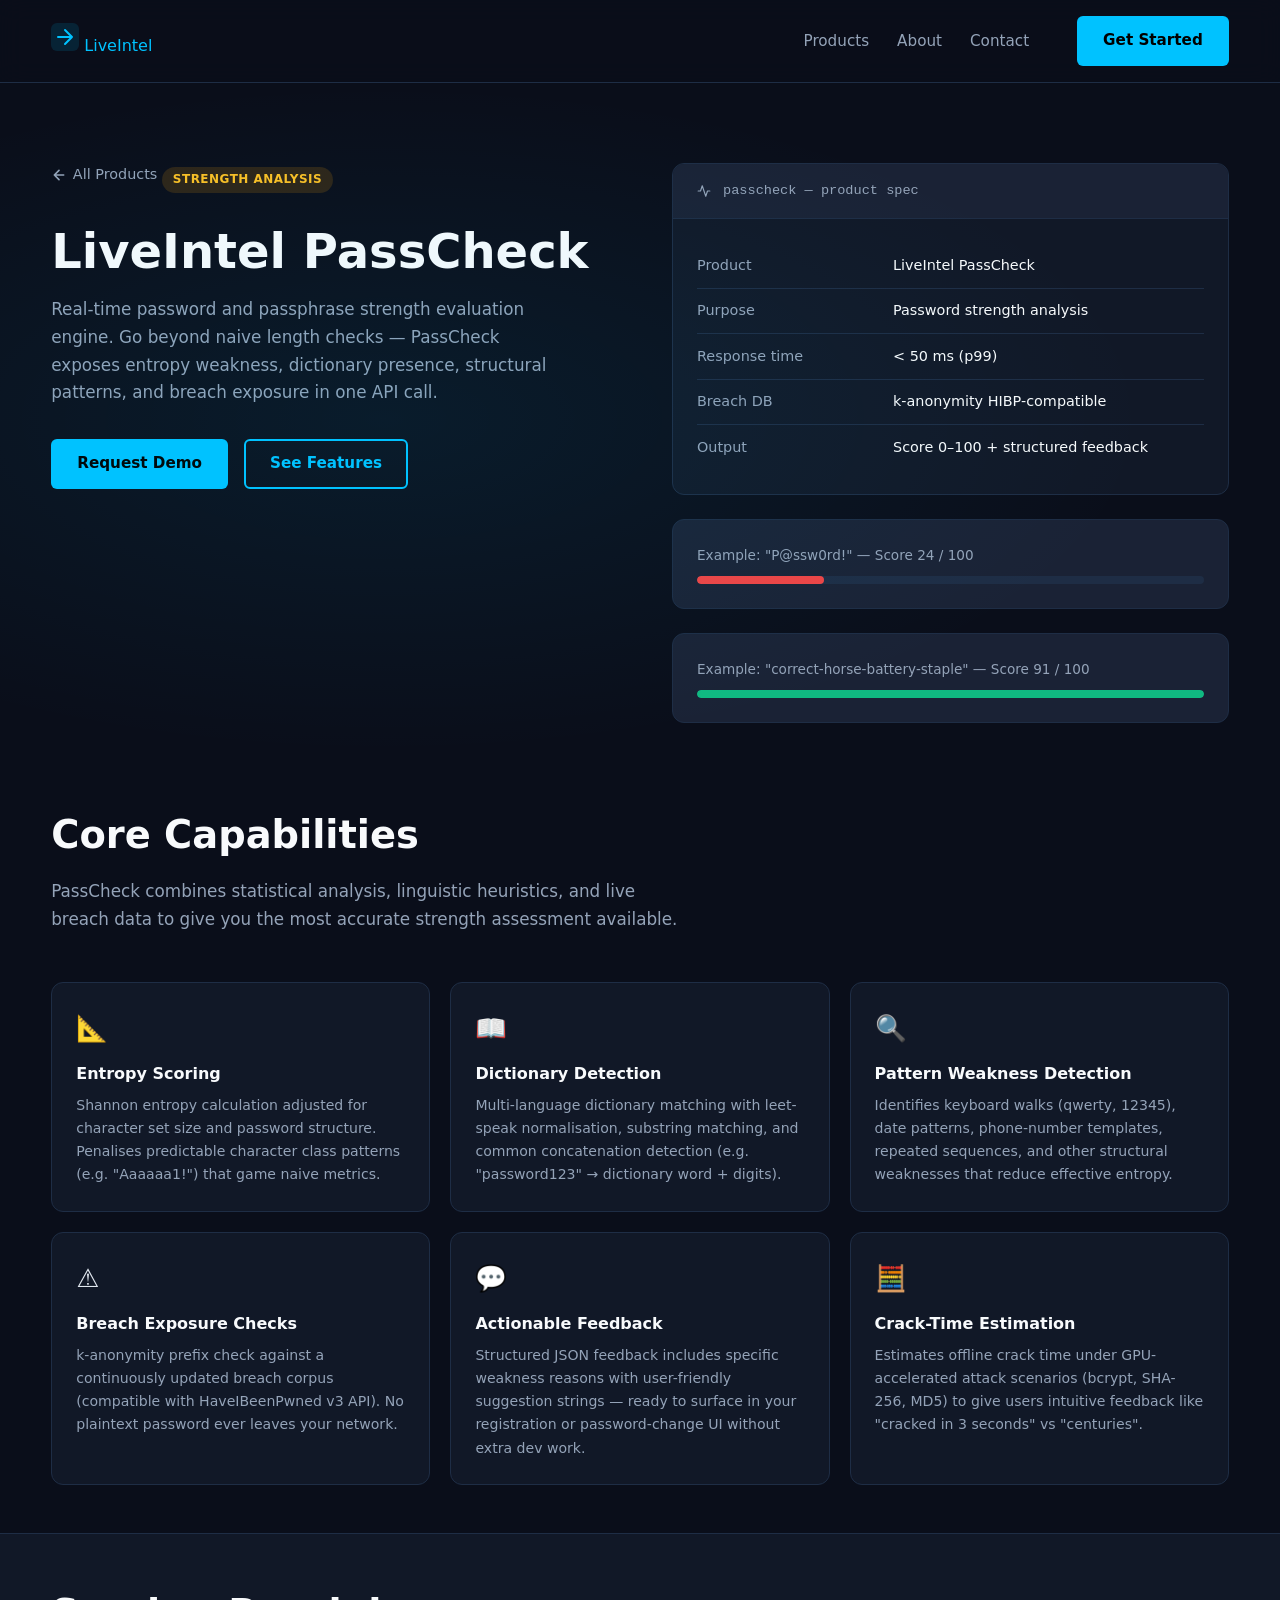
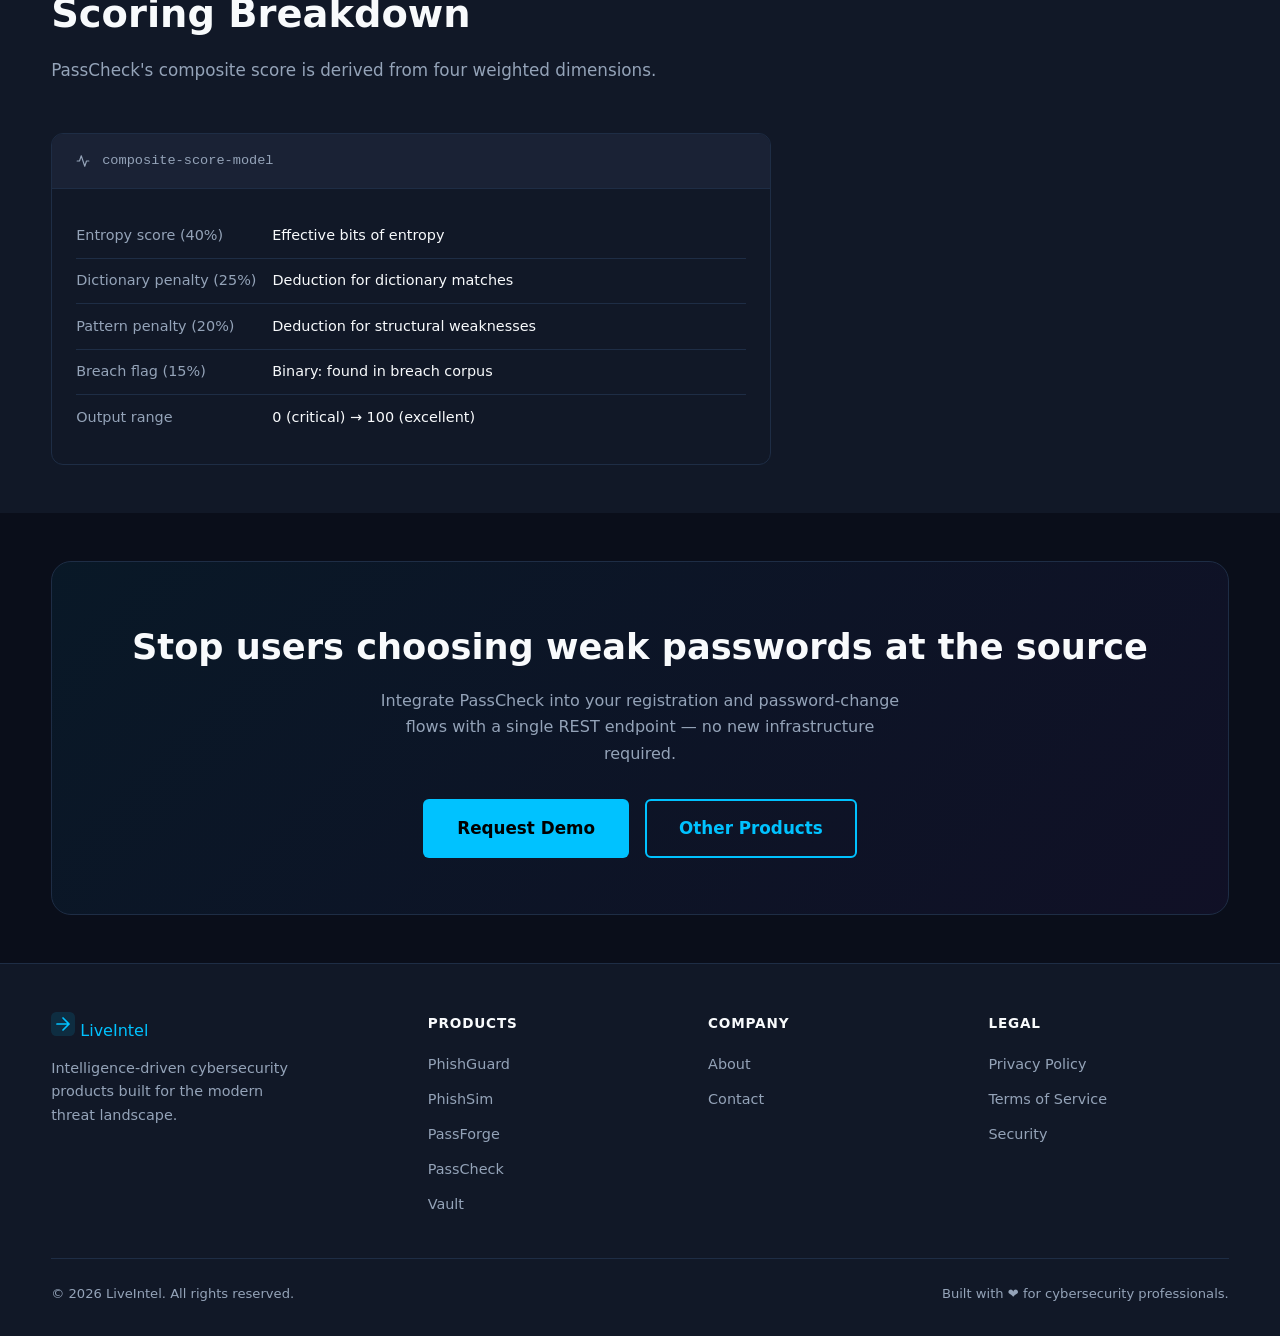
<file: products/passcheck.html>
<!DOCTYPE html>
<html lang="en">
<head>
  <meta charset="UTF-8" />
  <meta name="viewport" content="width=device-width, initial-scale=1.0" />
  <meta name="description" content="LiveIntel PassCheck — Password and passphrase strength evaluation with entropy scoring, dictionary detection, pattern weakness detection, and breach exposure checks." />
  <title>PassCheck | LiveIntel</title>
  <link rel="stylesheet" href="../css/styles.css" />
  <style>
    .fade-in { opacity: 0; transform: translateY(20px); transition: opacity .5s ease, transform .5s ease; }
    .fade-in.visible { opacity: 1; transform: none; }

    /* Score meter */
    .score-meter {
      background: var(--clr-surface-2);
      border: 1px solid var(--clr-border);
      border-radius: var(--radius-md);
      padding: 1.5rem;
      margin-top: 1.5rem;
    }
    .score-label {
      font-size: .85rem;
      color: var(--clr-text-muted);
      margin-bottom: .6rem;
    }
    .score-bar {
      height: 8px;
      border-radius: 999px;
      background: var(--clr-border);
      overflow: hidden;
    }
    .score-bar-fill {
      height: 100%;
      border-radius: 999px;
    }
    .fill-weak   { width: 25%; background: var(--clr-danger); }
    .fill-fair   { width: 50%; background: var(--clr-warning); }
    .fill-good   { width: 75%; background: var(--clr-primary); }
    .fill-strong { width: 100%; background: var(--clr-accent-2); }
  </style>
</head>
<body>

<!-- HEADER -->
<header class="site-header">
  <div class="container">
    <nav class="nav" aria-label="Main navigation">
      <a href="../index.html" class="nav-logo" aria-label="LiveIntel home">
        <svg width="28" height="28" viewBox="0 0 28 28" fill="none" aria-hidden="true">
          <rect width="28" height="28" rx="6" fill="#00c2ff" fill-opacity=".12"/>
          <path d="M7 14h14M14 7l7 7-7 7" stroke="#00c2ff" stroke-width="2" stroke-linecap="round" stroke-linejoin="round"/>
        </svg>
        Live<span>Intel</span>
      </a>
      <button class="nav-toggle" aria-controls="nav-links" aria-expanded="false" aria-label="Toggle navigation">
        <span></span><span></span><span></span>
      </button>
      <ul class="nav-links" id="nav-links" role="list">
        <li><a href="../index.html#products">Products</a></li>
        <li><a href="../index.html#about">About</a></li>
        <li><a href="../index.html#contact">Contact</a></li>
      </ul>
      <a href="../index.html#contact" class="btn btn-primary nav-cta">Get Started</a>
    </nav>
  </div>
</header>

<main>

  <!-- PRODUCT HERO -->
  <section class="product-hero" aria-labelledby="pc-title">
    <div class="container">
      <div class="product-hero-inner">
        <div>
          <a href="../index.html#products" class="product-hero-back">
            <svg width="16" height="16" viewBox="0 0 24 24" fill="none" stroke="currentColor" stroke-width="2.5" stroke-linecap="round" stroke-linejoin="round" aria-hidden="true"><path d="M19 12H5M12 19l-7-7 7-7"/></svg>
            All Products
          </a>
          <span class="badge badge-yellow">Strength Analysis</span>
          <h1 class="product-hero-title" id="pc-title">LiveIntel PassCheck</h1>
          <p class="product-hero-desc">
            Real-time password and passphrase strength evaluation engine. Go beyond
            naive length checks — PassCheck exposes entropy weakness, dictionary
            presence, structural patterns, and breach exposure in one API call.
          </p>
          <div style="display:flex; gap:1rem; flex-wrap:wrap;">
            <a href="../index.html#contact" class="btn btn-primary">Request Demo</a>
            <a href="#features" class="btn btn-outline">See Features</a>
          </div>
        </div>

        <!-- Score demo visual -->
        <div class="fade-in">
          <div class="spec-box">
            <div class="spec-box-header">
              <svg width="14" height="14" viewBox="0 0 24 24" fill="none" stroke="currentColor" stroke-width="2" stroke-linecap="round" stroke-linejoin="round" aria-hidden="true"><polyline points="22 12 18 12 15 21 9 3 6 12 2 12"/></svg>
              passcheck — product spec
            </div>
            <div class="spec-box-body">
              <div class="spec-row"><span class="spec-key">Product</span><span class="spec-val">LiveIntel PassCheck</span></div>
              <div class="spec-row"><span class="spec-key">Purpose</span><span class="spec-val">Password strength analysis</span></div>
              <div class="spec-row"><span class="spec-key">Response time</span><span class="spec-val">&lt; 50 ms (p99)</span></div>
              <div class="spec-row"><span class="spec-key">Breach DB</span><span class="spec-val">k-anonymity HIBP-compatible</span></div>
              <div class="spec-row"><span class="spec-key">Output</span><span class="spec-val">Score 0–100 + structured feedback</span></div>
            </div>
          </div>

          <div class="score-meter" aria-label="Strength score examples">
            <div class="score-label">Example: "P@ssw0rd!" — Score 24 / 100</div>
            <div class="score-bar" role="progressbar" aria-valuenow="24" aria-valuemin="0" aria-valuemax="100" aria-label="Score 24">
              <div class="score-bar-fill fill-weak"></div>
            </div>
          </div>
          <div class="score-meter" aria-label="Strength score examples">
            <div class="score-label">Example: "correct-horse-battery-staple" — Score 91 / 100</div>
            <div class="score-bar" role="progressbar" aria-valuenow="91" aria-valuemin="0" aria-valuemax="100" aria-label="Score 91">
              <div class="score-bar-fill fill-strong"></div>
            </div>
          </div>
        </div>

      </div>
    </div>
  </section>

  <!-- FEATURES -->
  <section class="section" id="features" aria-labelledby="features-heading">
    <div class="container">
      <h2 class="section-title fade-in" id="features-heading">Core Capabilities</h2>
      <p class="section-subtitle fade-in">
        PassCheck combines statistical analysis, linguistic heuristics, and live
        breach data to give you the most accurate strength assessment available.
      </p>

      <div class="features-grid">

        <div class="feature-card fade-in">
          <div class="feature-icon" aria-hidden="true">📐</div>
          <h3 class="feature-title">Entropy Scoring</h3>
          <p class="feature-desc">
            Shannon entropy calculation adjusted for character set size and
            password structure. Penalises predictable character class patterns
            (e.g. "Aaaaaa1!") that game naive metrics.
          </p>
        </div>

        <div class="feature-card fade-in">
          <div class="feature-icon" aria-hidden="true">📖</div>
          <h3 class="feature-title">Dictionary Detection</h3>
          <p class="feature-desc">
            Multi-language dictionary matching with leet-speak normalisation,
            substring matching, and common concatenation detection
            (e.g. "password123" → dictionary word + digits).
          </p>
        </div>

        <div class="feature-card fade-in">
          <div class="feature-icon" aria-hidden="true">🔍</div>
          <h3 class="feature-title">Pattern Weakness Detection</h3>
          <p class="feature-desc">
            Identifies keyboard walks (qwerty, 12345), date patterns, phone-number
            templates, repeated sequences, and other structural weaknesses that
            reduce effective entropy.
          </p>
        </div>

        <div class="feature-card fade-in">
          <div class="feature-icon" aria-hidden="true">⚠️</div>
          <h3 class="feature-title">Breach Exposure Checks</h3>
          <p class="feature-desc">
            k-anonymity prefix check against a continuously updated breach corpus
            (compatible with HaveIBeenPwned v3 API). No plaintext password ever
            leaves your network.
          </p>
        </div>

        <div class="feature-card fade-in">
          <div class="feature-icon" aria-hidden="true">💬</div>
          <h3 class="feature-title">Actionable Feedback</h3>
          <p class="feature-desc">
            Structured JSON feedback includes specific weakness reasons with
            user-friendly suggestion strings — ready to surface in your
            registration or password-change UI without extra dev work.
          </p>
        </div>

        <div class="feature-card fade-in">
          <div class="feature-icon" aria-hidden="true">🧮</div>
          <h3 class="feature-title">Crack-Time Estimation</h3>
          <p class="feature-desc">
            Estimates offline crack time under GPU-accelerated attack scenarios
            (bcrypt, SHA-256, MD5) to give users intuitive feedback like
            "cracked in 3 seconds" vs "centuries".
          </p>
        </div>

      </div>
    </div>
  </section>

  <!-- SCORING MODEL -->
  <section class="section" style="background:var(--clr-surface); border-top:1px solid var(--clr-border);" aria-labelledby="scoring-heading">
    <div class="container">
      <h2 class="section-title fade-in" id="scoring-heading">Scoring Breakdown</h2>
      <p class="section-subtitle fade-in">PassCheck's composite score is derived from four weighted dimensions.</p>

      <div class="spec-box fade-in" style="max-width:720px;">
        <div class="spec-box-header">
          <svg width="14" height="14" viewBox="0 0 24 24" fill="none" stroke="currentColor" stroke-width="2" stroke-linecap="round" stroke-linejoin="round" aria-hidden="true"><polyline points="22 12 18 12 15 21 9 3 6 12 2 12"/></svg>
          composite-score-model
        </div>
        <div class="spec-box-body">
          <div class="spec-row"><span class="spec-key">Entropy score (40%)</span><span class="spec-val">Effective bits of entropy</span></div>
          <div class="spec-row"><span class="spec-key">Dictionary penalty (25%)</span><span class="spec-val">Deduction for dictionary matches</span></div>
          <div class="spec-row"><span class="spec-key">Pattern penalty (20%)</span><span class="spec-val">Deduction for structural weaknesses</span></div>
          <div class="spec-row"><span class="spec-key">Breach flag (15%)</span><span class="spec-val">Binary: found in breach corpus</span></div>
          <div class="spec-row"><span class="spec-key">Output range</span><span class="spec-val">0 (critical) → 100 (excellent)</span></div>
        </div>
      </div>
    </div>
  </section>

  <!-- CTA -->
  <section class="section" aria-labelledby="cta-heading">
    <div class="container">
      <div class="cta-banner fade-in">
        <h2 class="cta-banner-title" id="cta-heading">Stop users choosing weak passwords at the source</h2>
        <p class="cta-banner-desc">
          Integrate PassCheck into your registration and password-change flows
          with a single REST endpoint — no new infrastructure required.
        </p>
        <div class="cta-banner-actions">
          <a href="../index.html#contact" class="btn btn-primary btn-lg">Request Demo</a>
          <a href="../index.html#products" class="btn btn-outline btn-lg">Other Products</a>
        </div>
      </div>
    </div>
  </section>

</main>

<!-- FOOTER -->
<footer class="site-footer" aria-label="Site footer">
  <div class="container">
    <div class="footer-grid">
      <div class="footer-brand">
        <a href="../index.html" class="nav-logo" aria-label="LiveIntel home">
          <svg width="24" height="24" viewBox="0 0 28 28" fill="none" aria-hidden="true">
            <rect width="28" height="28" rx="6" fill="#00c2ff" fill-opacity=".12"/>
            <path d="M7 14h14M14 7l7 7-7 7" stroke="#00c2ff" stroke-width="2" stroke-linecap="round" stroke-linejoin="round"/>
          </svg>
          Live<span>Intel</span>
        </a>
        <p>Intelligence-driven cybersecurity products built for the modern threat landscape.</p>
      </div>
      <nav aria-label="Products footer links">
        <h3 class="footer-col-title">Products</h3>
        <ul class="footer-links" role="list">
          <li><a href="phishguard.html">PhishGuard</a></li>
          <li><a href="phishsim.html">PhishSim</a></li>
          <li><a href="passforge.html">PassForge</a></li>
          <li><a href="passcheck.html">PassCheck</a></li>
          <li><a href="vault.html">Vault</a></li>
        </ul>
      </nav>
      <nav aria-label="Company footer links">
        <h3 class="footer-col-title">Company</h3>
        <ul class="footer-links" role="list">
          <li><a href="../index.html#about">About</a></li>
          <li><a href="../index.html#contact">Contact</a></li>
        </ul>
      </nav>
      <nav aria-label="Legal footer links">
        <h3 class="footer-col-title">Legal</h3>
        <ul class="footer-links" role="list">
          <li><a href="#">Privacy Policy</a></li>
          <li><a href="#">Terms of Service</a></li>
          <li><a href="#">Security</a></li>
        </ul>
      </nav>
    </div>
    <div class="footer-bottom">
      <p>&copy; <span id="year"></span> LiveIntel. All rights reserved.</p>
      <p>Built with ❤ for cybersecurity professionals.</p>
    </div>
  </div>
</footer>

<script src="../js/main.js"></script>
<script>document.getElementById('year').textContent = new Date().getFullYear();</script>
</body>
</html>
</file>
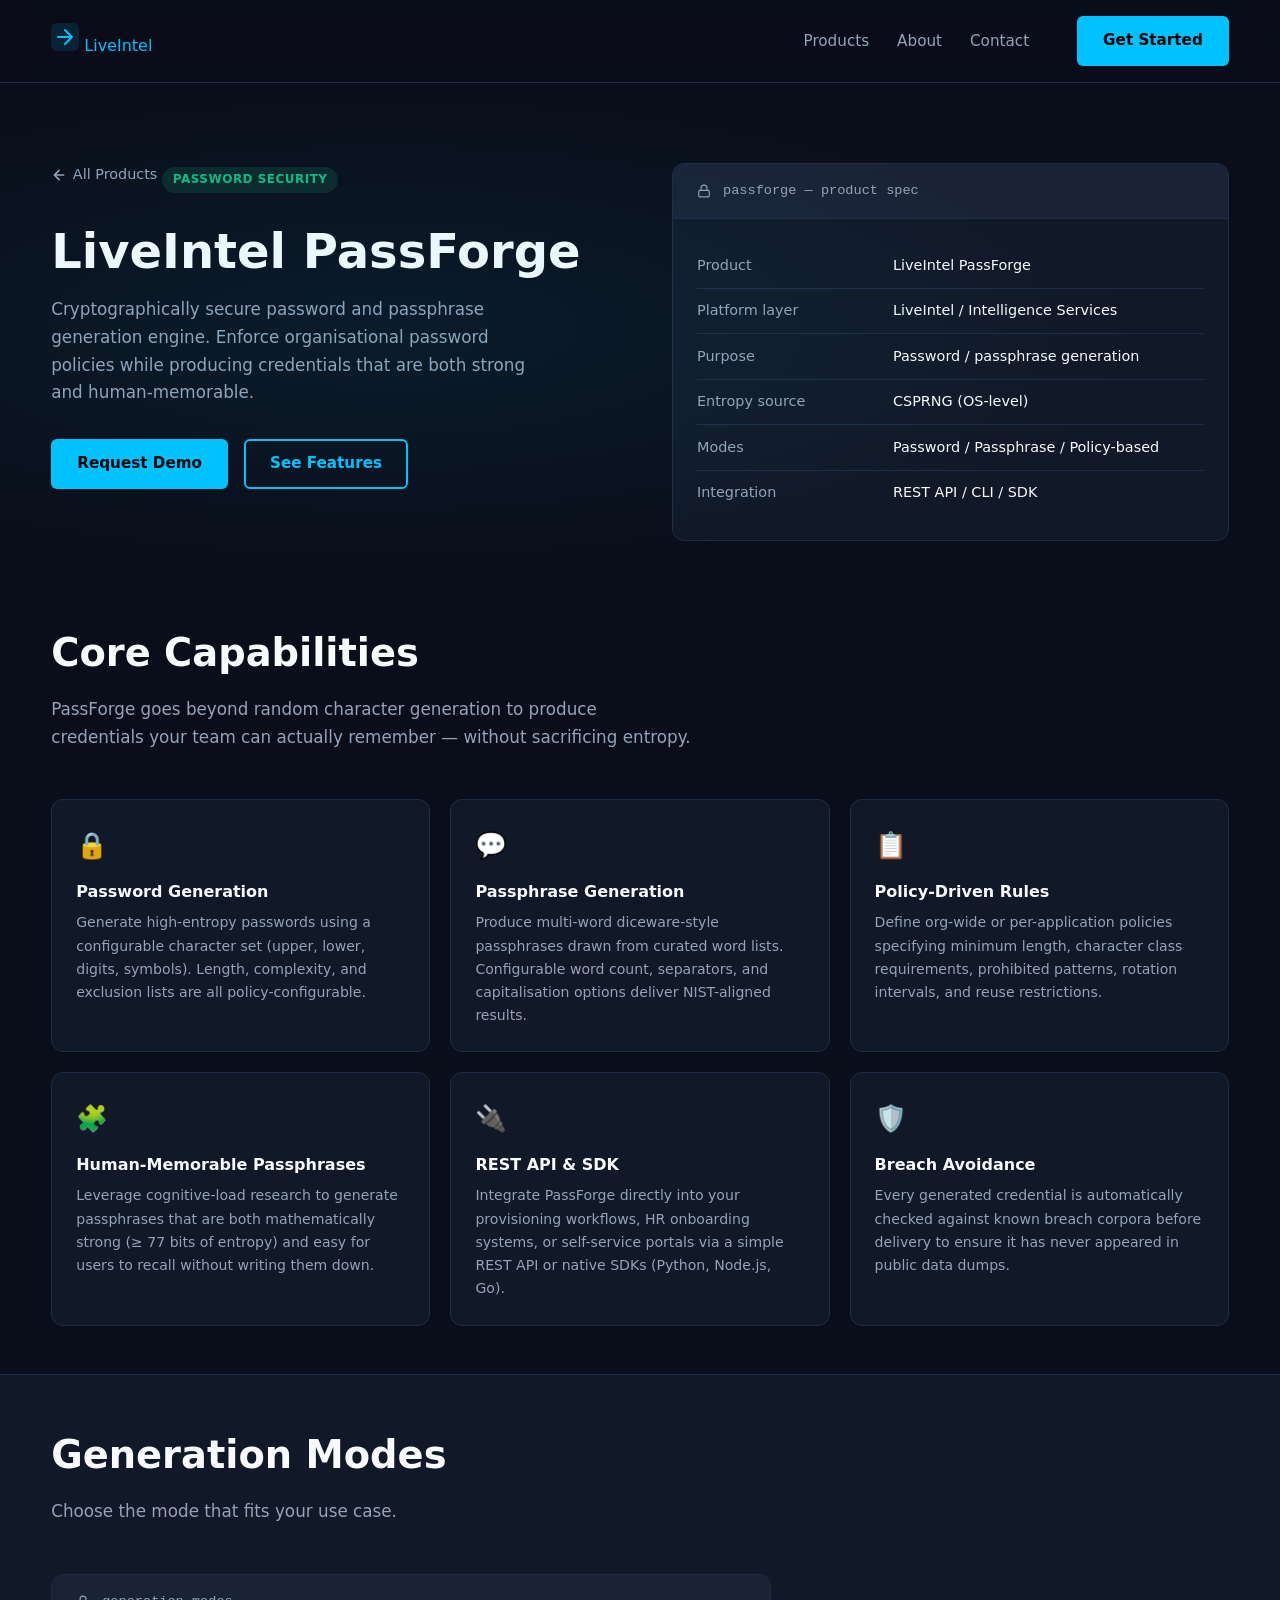
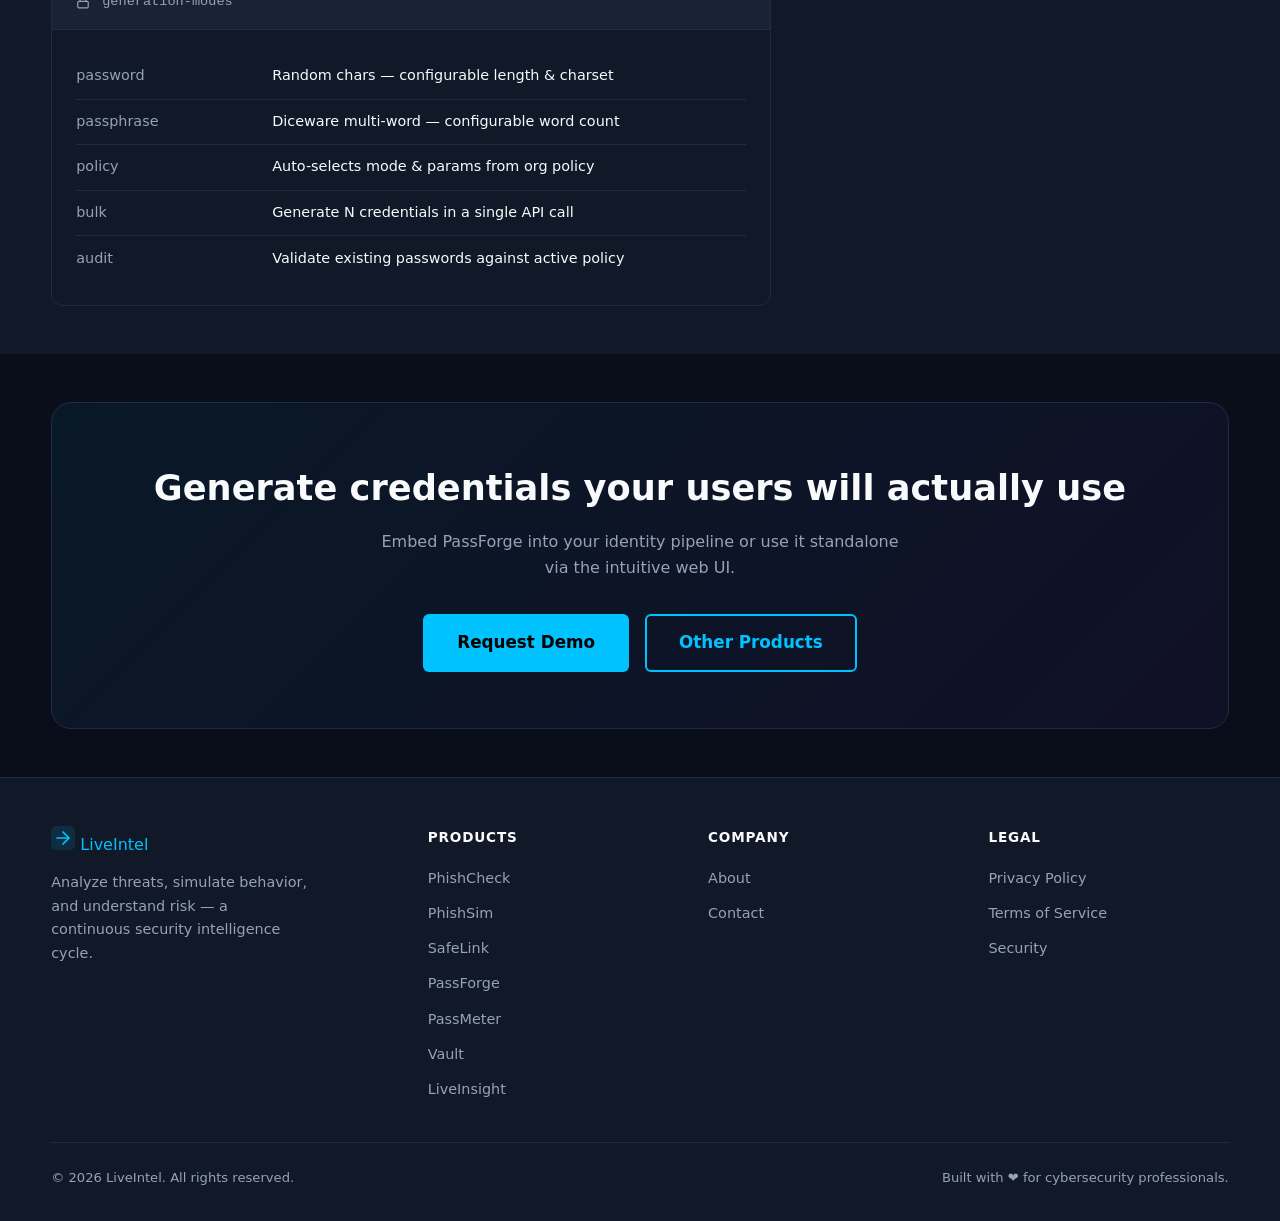
<file: products/passforge.html>
<!DOCTYPE html>
<html lang="en">
<head>
  <meta charset="UTF-8" />
  <meta name="viewport" content="width=device-width, initial-scale=1.0" />
  <meta name="description" content="LiveIntel PassForge — Secure password and passphrase generation engine with policy-driven rules and human-memorable passphrase support." />
  <title>PassForge | LiveIntel</title>
  <link rel="stylesheet" href="../css/styles.css" />
  <style>
    .fade-in { opacity: 0; transform: translateY(20px); transition: opacity .5s ease, transform .5s ease; }
    .fade-in.visible { opacity: 1; transform: none; }
  </style>
</head>
<body>

<!-- HEADER -->
<header class="site-header">
  <div class="container">
    <nav class="nav" aria-label="Main navigation">
      <a href="../index.html" class="nav-logo" aria-label="LiveIntel home">
        <svg width="28" height="28" viewBox="0 0 28 28" fill="none" aria-hidden="true">
          <rect width="28" height="28" rx="6" fill="#00c2ff" fill-opacity=".12"/>
          <path d="M7 14h14M14 7l7 7-7 7" stroke="#00c2ff" stroke-width="2" stroke-linecap="round" stroke-linejoin="round"/>
        </svg>
        Live<span>Intel</span>
      </a>
      <button class="nav-toggle" aria-controls="nav-links" aria-expanded="false" aria-label="Toggle navigation">
        <span></span><span></span><span></span>
      </button>
      <ul class="nav-links" id="nav-links" role="list">
        <li><a href="../index.html#products">Products</a></li>
        <li><a href="../index.html#about">About</a></li>
        <li><a href="../index.html#contact">Contact</a></li>
      </ul>
      <a href="../index.html#contact" class="btn btn-primary nav-cta">Get Started</a>
    </nav>
  </div>
</header>

<main>

  <!-- PRODUCT HERO -->
  <section class="product-hero" aria-labelledby="pf-title">
    <div class="container">
      <div class="product-hero-inner">
        <div>
          <a href="../index.html#products" class="product-hero-back">
            <svg width="16" height="16" viewBox="0 0 24 24" fill="none" stroke="currentColor" stroke-width="2.5" stroke-linecap="round" stroke-linejoin="round" aria-hidden="true"><path d="M19 12H5M12 19l-7-7 7-7"/></svg>
            All Products
          </a>
          <span class="badge badge-green">Password Security</span>
          <h1 class="product-hero-title" id="pf-title">LiveIntel PassForge</h1>
          <p class="product-hero-desc">
            Cryptographically secure password and passphrase generation engine.
            Enforce organisational password policies while producing credentials
            that are both strong and human-memorable.
          </p>
          <div style="display:flex; gap:1rem; flex-wrap:wrap;">
            <a href="../index.html#contact" class="btn btn-primary">Request Demo</a>
            <a href="#features" class="btn btn-outline">See Features</a>
          </div>
        </div>

        <div class="spec-box fade-in">
          <div class="spec-box-header">
            <svg width="14" height="14" viewBox="0 0 24 24" fill="none" stroke="currentColor" stroke-width="2" stroke-linecap="round" stroke-linejoin="round" aria-hidden="true"><rect x="3" y="11" width="18" height="11" rx="2" ry="2"/><path d="M7 11V7a5 5 0 0 1 10 0v4"/></svg>
            passforge — product spec
          </div>
          <div class="spec-box-body">
            <div class="spec-row"><span class="spec-key">Product</span><span class="spec-val">LiveIntel PassForge</span></div>
            <div class="spec-row"><span class="spec-key">Platform layer</span><span class="spec-val">LiveIntel / Intelligence Services</span></div>
            <div class="spec-row"><span class="spec-key">Purpose</span><span class="spec-val">Password / passphrase generation</span></div>
            <div class="spec-row"><span class="spec-key">Entropy source</span><span class="spec-val">CSPRNG (OS-level)</span></div>
            <div class="spec-row"><span class="spec-key">Modes</span><span class="spec-val">Password / Passphrase / Policy-based</span></div>
            <div class="spec-row"><span class="spec-key">Integration</span><span class="spec-val">REST API / CLI / SDK</span></div>
          </div>
        </div>
      </div>
    </div>
  </section>

  <!-- FEATURES -->
  <section class="section" id="features" aria-labelledby="features-heading">
    <div class="container">
      <h2 class="section-title fade-in" id="features-heading">Core Capabilities</h2>
      <p class="section-subtitle fade-in">
        PassForge goes beyond random character generation to produce credentials
        your team can actually remember — without sacrificing entropy.
      </p>

      <div class="features-grid">

        <div class="feature-card fade-in">
          <div class="feature-icon" aria-hidden="true">🔒</div>
          <h3 class="feature-title">Password Generation</h3>
          <p class="feature-desc">
            Generate high-entropy passwords using a configurable character set
            (upper, lower, digits, symbols). Length, complexity, and exclusion lists
            are all policy-configurable.
          </p>
        </div>

        <div class="feature-card fade-in">
          <div class="feature-icon" aria-hidden="true">💬</div>
          <h3 class="feature-title">Passphrase Generation</h3>
          <p class="feature-desc">
            Produce multi-word diceware-style passphrases drawn from curated
            word lists. Configurable word count, separators, and capitalisation
            options deliver NIST-aligned results.
          </p>
        </div>

        <div class="feature-card fade-in">
          <div class="feature-icon" aria-hidden="true">📋</div>
          <h3 class="feature-title">Policy-Driven Rules</h3>
          <p class="feature-desc">
            Define org-wide or per-application policies specifying minimum length,
            character class requirements, prohibited patterns, rotation intervals,
            and reuse restrictions.
          </p>
        </div>

        <div class="feature-card fade-in">
          <div class="feature-icon" aria-hidden="true">🧩</div>
          <h3 class="feature-title">Human-Memorable Passphrases</h3>
          <p class="feature-desc">
            Leverage cognitive-load research to generate passphrases that are
            both mathematically strong (≥ 77 bits of entropy) and easy for users
            to recall without writing them down.
          </p>
        </div>

        <div class="feature-card fade-in">
          <div class="feature-icon" aria-hidden="true">🔌</div>
          <h3 class="feature-title">REST API &amp; SDK</h3>
          <p class="feature-desc">
            Integrate PassForge directly into your provisioning workflows,
            HR onboarding systems, or self-service portals via a simple
            REST API or native SDKs (Python, Node.js, Go).
          </p>
        </div>

        <div class="feature-card fade-in">
          <div class="feature-icon" aria-hidden="true">🛡️</div>
          <h3 class="feature-title">Breach Avoidance</h3>
          <p class="feature-desc">
            Every generated credential is automatically checked against known
            breach corpora before delivery to ensure it has never appeared in
            public data dumps.
          </p>
        </div>

      </div>
    </div>
  </section>

  <!-- GENERATION MODES -->
  <section class="section" style="background:var(--clr-surface); border-top:1px solid var(--clr-border);" aria-labelledby="modes-heading">
    <div class="container">
      <h2 class="section-title fade-in" id="modes-heading">Generation Modes</h2>
      <p class="section-subtitle fade-in">Choose the mode that fits your use case.</p>

      <div class="spec-box fade-in" style="max-width:720px;">
        <div class="spec-box-header">
          <svg width="14" height="14" viewBox="0 0 24 24" fill="none" stroke="currentColor" stroke-width="2" stroke-linecap="round" stroke-linejoin="round" aria-hidden="true"><rect x="3" y="11" width="18" height="11" rx="2" ry="2"/><path d="M7 11V7a5 5 0 0 1 10 0v4"/></svg>
          generation-modes
        </div>
        <div class="spec-box-body">
          <div class="spec-row"><span class="spec-key">password</span><span class="spec-val">Random chars — configurable length &amp; charset</span></div>
          <div class="spec-row"><span class="spec-key">passphrase</span><span class="spec-val">Diceware multi-word — configurable word count</span></div>
          <div class="spec-row"><span class="spec-key">policy</span><span class="spec-val">Auto-selects mode &amp; params from org policy</span></div>
          <div class="spec-row"><span class="spec-key">bulk</span><span class="spec-val">Generate N credentials in a single API call</span></div>
          <div class="spec-row"><span class="spec-key">audit</span><span class="spec-val">Validate existing passwords against active policy</span></div>
        </div>
      </div>
    </div>
  </section>

  <!-- CTA -->
  <section class="section" aria-labelledby="cta-heading">
    <div class="container">
      <div class="cta-banner fade-in">
        <h2 class="cta-banner-title" id="cta-heading">Generate credentials your users will actually use</h2>
        <p class="cta-banner-desc">
          Embed PassForge into your identity pipeline or use it standalone
          via the intuitive web UI.
        </p>
        <div class="cta-banner-actions">
          <a href="../index.html#contact" class="btn btn-primary btn-lg">Request Demo</a>
          <a href="../index.html#products" class="btn btn-outline btn-lg">Other Products</a>
        </div>
      </div>
    </div>
  </section>

</main>

<!-- FOOTER -->
<footer class="site-footer" aria-label="Site footer">
  <div class="container">
    <div class="footer-grid">
      <div class="footer-brand">
        <a href="../index.html" class="nav-logo" aria-label="LiveIntel home">
          <svg width="24" height="24" viewBox="0 0 28 28" fill="none" aria-hidden="true">
            <rect width="28" height="28" rx="6" fill="#00c2ff" fill-opacity=".12"/>
            <path d="M7 14h14M14 7l7 7-7 7" stroke="#00c2ff" stroke-width="2" stroke-linecap="round" stroke-linejoin="round"/>
          </svg>
          Live<span>Intel</span>
        </a>
        <p>Analyze threats, simulate behavior, and understand risk — a continuous security intelligence cycle.</p>
      </div>
      <nav aria-label="Products footer links">
        <h3 class="footer-col-title">Products</h3>
        <ul class="footer-links" role="list">
          <li><a href="phishcheck.html">PhishCheck</a></li>
          <li><a href="phishsim.html">PhishSim</a></li>
          <li><a href="safelink.html">SafeLink</a></li>
          <li><a href="passforge.html">PassForge</a></li>
          <li><a href="passmeter.html">PassMeter</a></li>
          <li><a href="vault.html">Vault</a></li>
          <li><a href="liveinsight.html">LiveInsight</a></li>
        </ul>
      </nav>
      <nav aria-label="Company footer links">
        <h3 class="footer-col-title">Company</h3>
        <ul class="footer-links" role="list">
          <li><a href="../index.html#about">About</a></li>
          <li><a href="../index.html#contact">Contact</a></li>
        </ul>
      </nav>
      <nav aria-label="Legal footer links">
        <h3 class="footer-col-title">Legal</h3>
        <ul class="footer-links" role="list">
          <li><a href="../legal/privacy-policy.html">Privacy Policy</a></li>
          <li><a href="../legal/terms-of-service.html">Terms of Service</a></li>
          <li><a href="../legal/security.html">Security</a></li>
        </ul>
      </nav>
    </div>
    <div class="footer-bottom">
      <p>&copy; <span id="year"></span> LiveIntel. All rights reserved.</p>
      <p>Built with ❤ for cybersecurity professionals.</p>
    </div>
  </div>
</footer>

<script src="../js/main.js"></script>
<script>document.getElementById('year').textContent = new Date().getFullYear();</script>
</body>
</html>
</file>
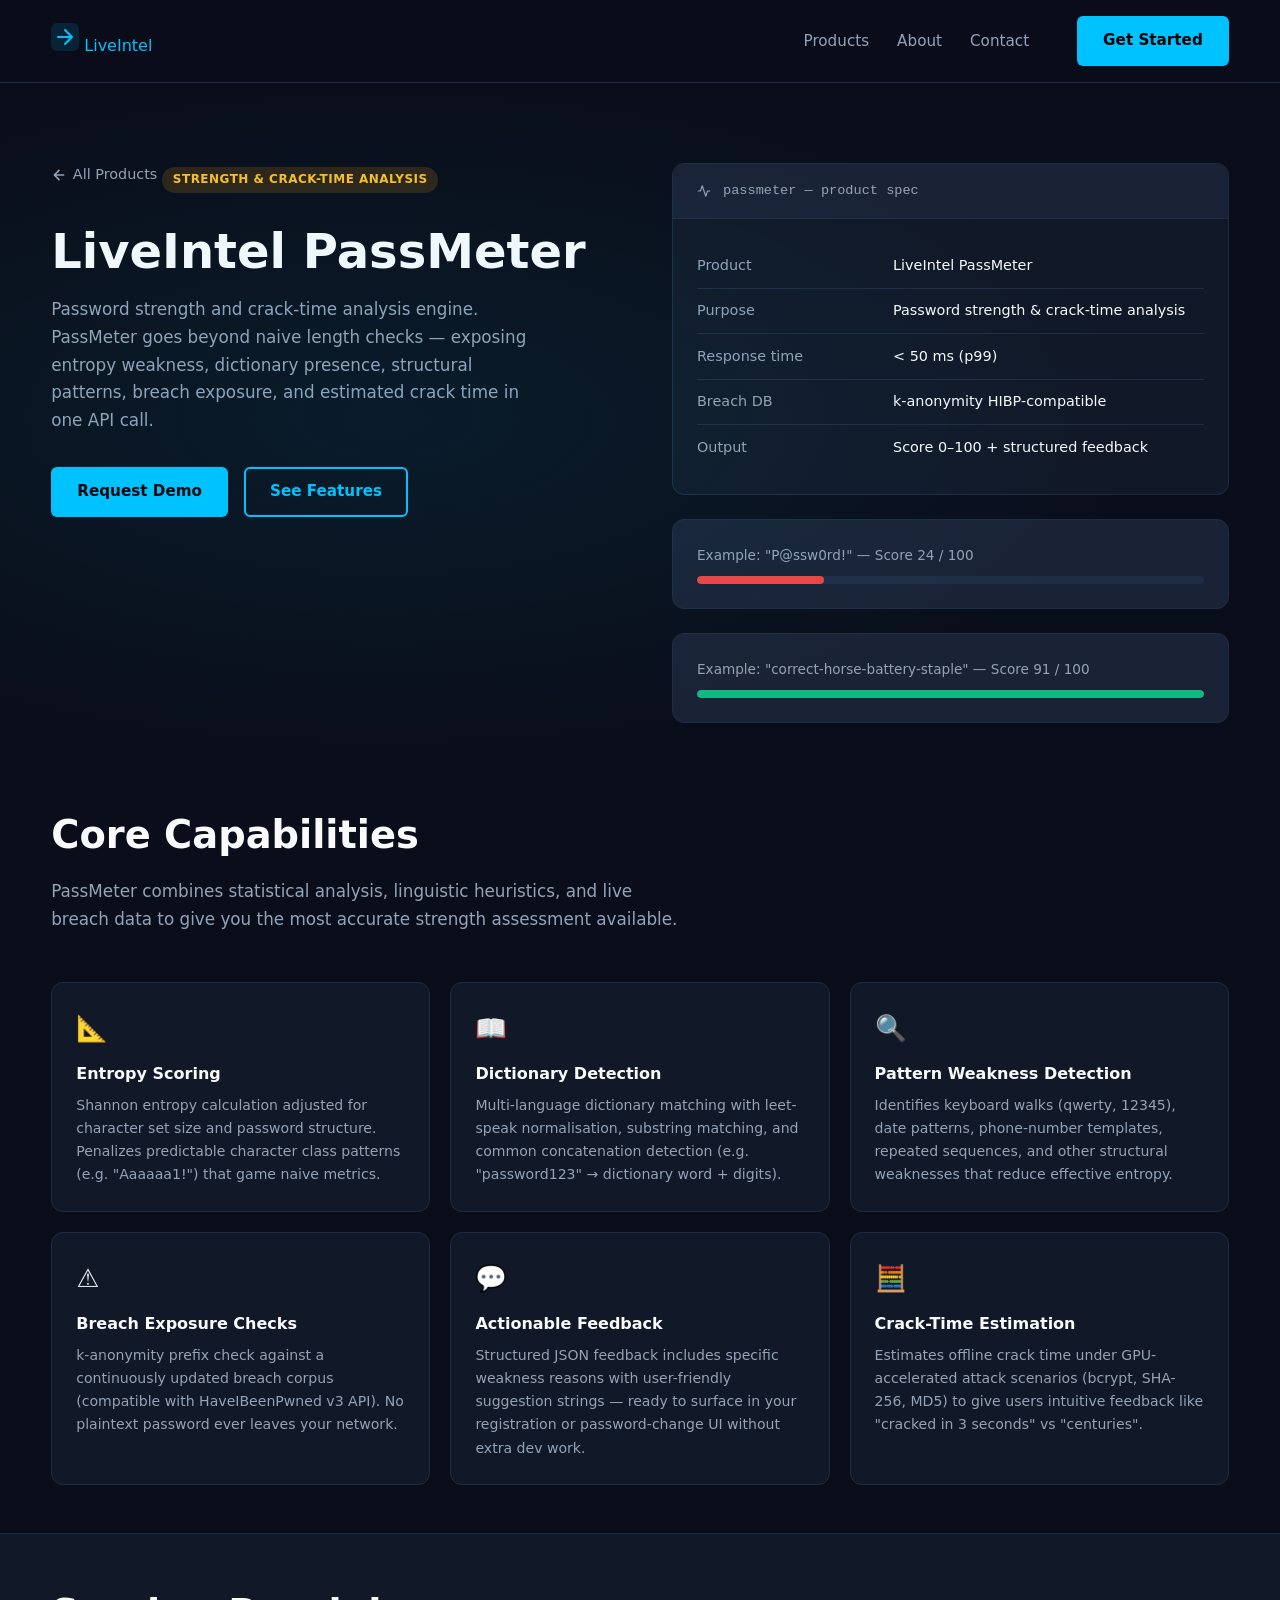
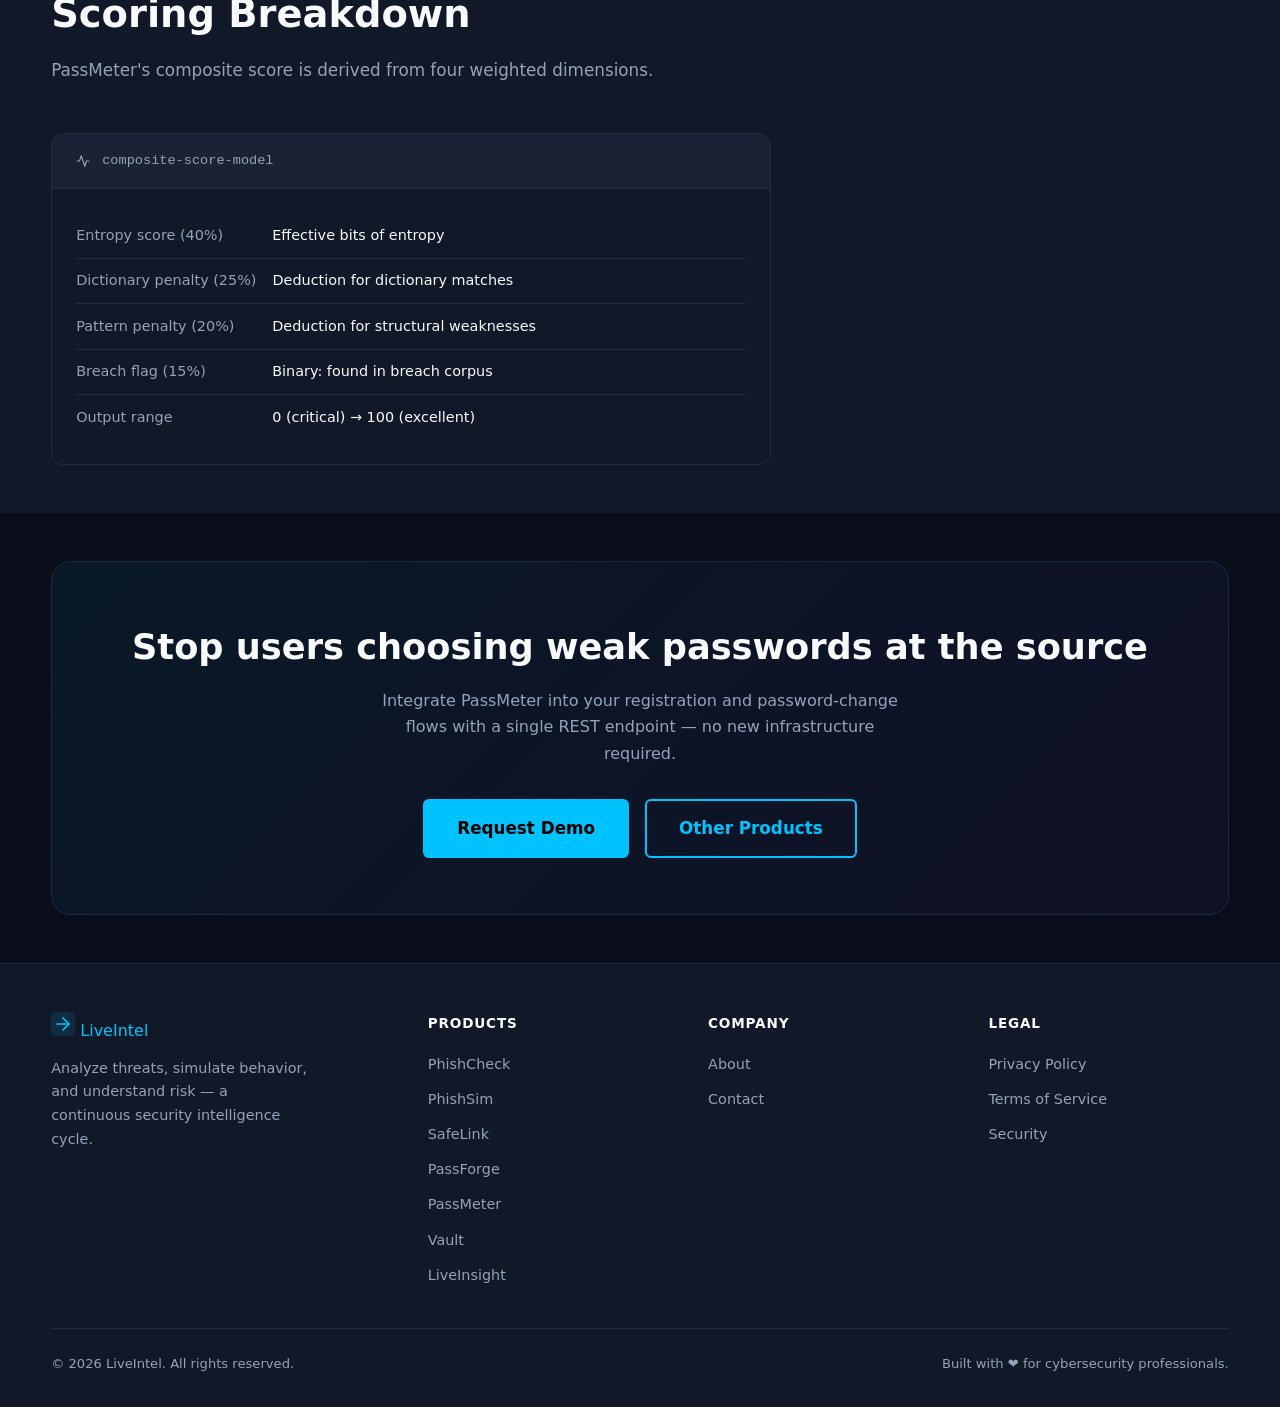
<file: products/passmeter.html>
<!DOCTYPE html>
<html lang="en">
<head>
  <meta charset="UTF-8" />
  <meta name="viewport" content="width=device-width, initial-scale=1.0" />
  <meta name="description" content="LiveIntel PassMeter — Password strength and crack-time analysis with entropy scoring, dictionary detection, pattern weakness detection, and breach exposure checks." />
  <title>PassMeter | LiveIntel</title>
  <link rel="stylesheet" href="../css/styles.css" />
  <style>
    .fade-in { opacity: 0; transform: translateY(20px); transition: opacity .5s ease, transform .5s ease; }
    .fade-in.visible { opacity: 1; transform: none; }

    /* Score meter */
    .score-meter {
      background: var(--clr-surface-2);
      border: 1px solid var(--clr-border);
      border-radius: var(--radius-md);
      padding: 1.5rem;
      margin-top: 1.5rem;
    }
    .score-label {
      font-size: .85rem;
      color: var(--clr-text-muted);
      margin-bottom: .6rem;
    }
    .score-bar {
      height: 8px;
      border-radius: 999px;
      background: var(--clr-border);
      overflow: hidden;
    }
    .score-bar-fill {
      height: 100%;
      border-radius: 999px;
    }
    .fill-weak   { width: 25%; background: var(--clr-danger); }
    .fill-fair   { width: 50%; background: var(--clr-warning); }
    .fill-good   { width: 75%; background: var(--clr-primary); }
    .fill-strong { width: 100%; background: var(--clr-accent-2); }
  </style>
</head>
<body>

<!-- HEADER -->
<header class="site-header">
  <div class="container">
    <nav class="nav" aria-label="Main navigation">
      <a href="../index.html" class="nav-logo" aria-label="LiveIntel home">
        <svg width="28" height="28" viewBox="0 0 28 28" fill="none" aria-hidden="true">
          <rect width="28" height="28" rx="6" fill="#00c2ff" fill-opacity=".12"/>
          <path d="M7 14h14M14 7l7 7-7 7" stroke="#00c2ff" stroke-width="2" stroke-linecap="round" stroke-linejoin="round"/>
        </svg>
        Live<span>Intel</span>
      </a>
      <button class="nav-toggle" aria-controls="nav-links" aria-expanded="false" aria-label="Toggle navigation">
        <span></span><span></span><span></span>
      </button>
      <ul class="nav-links" id="nav-links" role="list">
        <li><a href="../index.html#products">Products</a></li>
        <li><a href="../index.html#about">About</a></li>
        <li><a href="../index.html#contact">Contact</a></li>
      </ul>
      <a href="../index.html#contact" class="btn btn-primary nav-cta">Get Started</a>
    </nav>
  </div>
</header>

<main>

  <!-- PRODUCT HERO -->
  <section class="product-hero" aria-labelledby="pc-title">
    <div class="container">
      <div class="product-hero-inner">
        <div>
          <a href="../index.html#products" class="product-hero-back">
            <svg width="16" height="16" viewBox="0 0 24 24" fill="none" stroke="currentColor" stroke-width="2.5" stroke-linecap="round" stroke-linejoin="round" aria-hidden="true"><path d="M19 12H5M12 19l-7-7 7-7"/></svg>
            All Products
          </a>
          <span class="badge badge-yellow">Strength &amp; Crack-Time Analysis</span>
          <h1 class="product-hero-title" id="pc-title">LiveIntel PassMeter</h1>
          <p class="product-hero-desc">
            Password strength and crack-time analysis engine. PassMeter goes beyond
            naive length checks — exposing entropy weakness, dictionary presence,
            structural patterns, breach exposure, and estimated crack time in one API call.
          </p>
          <div style="display:flex; gap:1rem; flex-wrap:wrap;">
            <a href="../index.html#contact" class="btn btn-primary">Request Demo</a>
            <a href="#features" class="btn btn-outline">See Features</a>
          </div>
        </div>

        <!-- Score demo visual -->
        <div class="fade-in">
          <div class="spec-box">
            <div class="spec-box-header">
              <svg width="14" height="14" viewBox="0 0 24 24" fill="none" stroke="currentColor" stroke-width="2" stroke-linecap="round" stroke-linejoin="round" aria-hidden="true"><polyline points="22 12 18 12 15 21 9 3 6 12 2 12"/></svg>
              passmeter — product spec
            </div>
            <div class="spec-box-body">
              <div class="spec-row"><span class="spec-key">Product</span><span class="spec-val">LiveIntel PassMeter</span></div>
              <div class="spec-row"><span class="spec-key">Purpose</span><span class="spec-val">Password strength &amp; crack-time analysis</span></div>
              <div class="spec-row"><span class="spec-key">Response time</span><span class="spec-val">&lt; 50 ms (p99)</span></div>
              <div class="spec-row"><span class="spec-key">Breach DB</span><span class="spec-val">k-anonymity HIBP-compatible</span></div>
              <div class="spec-row"><span class="spec-key">Output</span><span class="spec-val">Score 0–100 + structured feedback</span></div>
            </div>
          </div>

          <div class="score-meter" aria-label="Strength score examples">
            <div class="score-label">Example: "P@ssw0rd!" — Score 24 / 100</div>
            <div class="score-bar" role="progressbar" aria-valuenow="24" aria-valuemin="0" aria-valuemax="100" aria-label="Score 24">
              <div class="score-bar-fill fill-weak"></div>
            </div>
          </div>
          <div class="score-meter" aria-label="Strength score examples">
            <div class="score-label">Example: "correct-horse-battery-staple" — Score 91 / 100</div>
            <div class="score-bar" role="progressbar" aria-valuenow="91" aria-valuemin="0" aria-valuemax="100" aria-label="Score 91">
              <div class="score-bar-fill fill-strong"></div>
            </div>
          </div>
        </div>

      </div>
    </div>
  </section>

  <!-- FEATURES -->
  <section class="section" id="features" aria-labelledby="features-heading">
    <div class="container">
      <h2 class="section-title fade-in" id="features-heading">Core Capabilities</h2>
      <p class="section-subtitle fade-in">
        PassMeter combines statistical analysis, linguistic heuristics, and live
        breach data to give you the most accurate strength assessment available.
      </p>

      <div class="features-grid">

        <div class="feature-card fade-in">
          <div class="feature-icon" aria-hidden="true">📐</div>
          <h3 class="feature-title">Entropy Scoring</h3>
          <p class="feature-desc">
            Shannon entropy calculation adjusted for character set size and
            password structure. Penalizes predictable character class patterns
            (e.g. "Aaaaaa1!") that game naive metrics.
          </p>
        </div>

        <div class="feature-card fade-in">
          <div class="feature-icon" aria-hidden="true">📖</div>
          <h3 class="feature-title">Dictionary Detection</h3>
          <p class="feature-desc">
            Multi-language dictionary matching with leet-speak normalisation,
            substring matching, and common concatenation detection
            (e.g. "password123" → dictionary word + digits).
          </p>
        </div>

        <div class="feature-card fade-in">
          <div class="feature-icon" aria-hidden="true">🔍</div>
          <h3 class="feature-title">Pattern Weakness Detection</h3>
          <p class="feature-desc">
            Identifies keyboard walks (qwerty, 12345), date patterns, phone-number
            templates, repeated sequences, and other structural weaknesses that
            reduce effective entropy.
          </p>
        </div>

        <div class="feature-card fade-in">
          <div class="feature-icon" aria-hidden="true">⚠️</div>
          <h3 class="feature-title">Breach Exposure Checks</h3>
          <p class="feature-desc">
            k-anonymity prefix check against a continuously updated breach corpus
            (compatible with HaveIBeenPwned v3 API). No plaintext password ever
            leaves your network.
          </p>
        </div>

        <div class="feature-card fade-in">
          <div class="feature-icon" aria-hidden="true">💬</div>
          <h3 class="feature-title">Actionable Feedback</h3>
          <p class="feature-desc">
            Structured JSON feedback includes specific weakness reasons with
            user-friendly suggestion strings — ready to surface in your
            registration or password-change UI without extra dev work.
          </p>
        </div>

        <div class="feature-card fade-in">
          <div class="feature-icon" aria-hidden="true">🧮</div>
          <h3 class="feature-title">Crack-Time Estimation</h3>
          <p class="feature-desc">
            Estimates offline crack time under GPU-accelerated attack scenarios
            (bcrypt, SHA-256, MD5) to give users intuitive feedback like
            "cracked in 3 seconds" vs "centuries".
          </p>
        </div>

      </div>
    </div>
  </section>

  <!-- SCORING MODEL -->
  <section class="section" style="background:var(--clr-surface); border-top:1px solid var(--clr-border);" aria-labelledby="scoring-heading">
    <div class="container">
      <h2 class="section-title fade-in" id="scoring-heading">Scoring Breakdown</h2>
      <p class="section-subtitle fade-in">PassMeter's composite score is derived from four weighted dimensions.</p>

      <div class="spec-box fade-in" style="max-width:720px;">
        <div class="spec-box-header">
          <svg width="14" height="14" viewBox="0 0 24 24" fill="none" stroke="currentColor" stroke-width="2" stroke-linecap="round" stroke-linejoin="round" aria-hidden="true"><polyline points="22 12 18 12 15 21 9 3 6 12 2 12"/></svg>
          composite-score-model
        </div>
        <div class="spec-box-body">
          <div class="spec-row"><span class="spec-key">Entropy score (40%)</span><span class="spec-val">Effective bits of entropy</span></div>
          <div class="spec-row"><span class="spec-key">Dictionary penalty (25%)</span><span class="spec-val">Deduction for dictionary matches</span></div>
          <div class="spec-row"><span class="spec-key">Pattern penalty (20%)</span><span class="spec-val">Deduction for structural weaknesses</span></div>
          <div class="spec-row"><span class="spec-key">Breach flag (15%)</span><span class="spec-val">Binary: found in breach corpus</span></div>
          <div class="spec-row"><span class="spec-key">Output range</span><span class="spec-val">0 (critical) → 100 (excellent)</span></div>
        </div>
      </div>
    </div>
  </section>

  <!-- CTA -->
  <section class="section" aria-labelledby="cta-heading">
    <div class="container">
      <div class="cta-banner fade-in">
        <h2 class="cta-banner-title" id="cta-heading">Stop users choosing weak passwords at the source</h2>
        <p class="cta-banner-desc">
          Integrate PassMeter into your registration and password-change flows
          with a single REST endpoint — no new infrastructure required.
        </p>
        <div class="cta-banner-actions">
          <a href="../index.html#contact" class="btn btn-primary btn-lg">Request Demo</a>
          <a href="../index.html#products" class="btn btn-outline btn-lg">Other Products</a>
        </div>
      </div>
    </div>
  </section>

</main>

<!-- FOOTER -->
<footer class="site-footer" aria-label="Site footer">
  <div class="container">
    <div class="footer-grid">
      <div class="footer-brand">
        <a href="../index.html" class="nav-logo" aria-label="LiveIntel home">
          <svg width="24" height="24" viewBox="0 0 28 28" fill="none" aria-hidden="true">
            <rect width="28" height="28" rx="6" fill="#00c2ff" fill-opacity=".12"/>
            <path d="M7 14h14M14 7l7 7-7 7" stroke="#00c2ff" stroke-width="2" stroke-linecap="round" stroke-linejoin="round"/>
          </svg>
          Live<span>Intel</span>
        </a>
        <p>Analyze threats, simulate behavior, and understand risk — a continuous security intelligence cycle.</p>
      </div>
      <nav aria-label="Products footer links">
        <h3 class="footer-col-title">Products</h3>
        <ul class="footer-links" role="list">
          <li><a href="phishcheck.html">PhishCheck</a></li>
          <li><a href="phishsim.html">PhishSim</a></li>
          <li><a href="safelink.html">SafeLink</a></li>
          <li><a href="passforge.html">PassForge</a></li>
          <li><a href="passmeter.html">PassMeter</a></li>
          <li><a href="vault.html">Vault</a></li>
          <li><a href="liveinsight.html">LiveInsight</a></li>
        </ul>
      </nav>
      <nav aria-label="Company footer links">
        <h3 class="footer-col-title">Company</h3>
        <ul class="footer-links" role="list">
          <li><a href="../index.html#about">About</a></li>
          <li><a href="../index.html#contact">Contact</a></li>
        </ul>
      </nav>
      <nav aria-label="Legal footer links">
        <h3 class="footer-col-title">Legal</h3>
        <ul class="footer-links" role="list">
          <li><a href="../legal/privacy-policy.html">Privacy Policy</a></li>
          <li><a href="../legal/terms-of-service.html">Terms of Service</a></li>
          <li><a href="../legal/security.html">Security</a></li>
        </ul>
      </nav>
    </div>
    <div class="footer-bottom">
      <p>&copy; <span id="year"></span> LiveIntel. All rights reserved.</p>
      <p>Built with ❤ for cybersecurity professionals.</p>
    </div>
  </div>
</footer>

<script src="../js/main.js"></script>
<script>document.getElementById('year').textContent = new Date().getFullYear();</script>
</body>
</html>
</file>
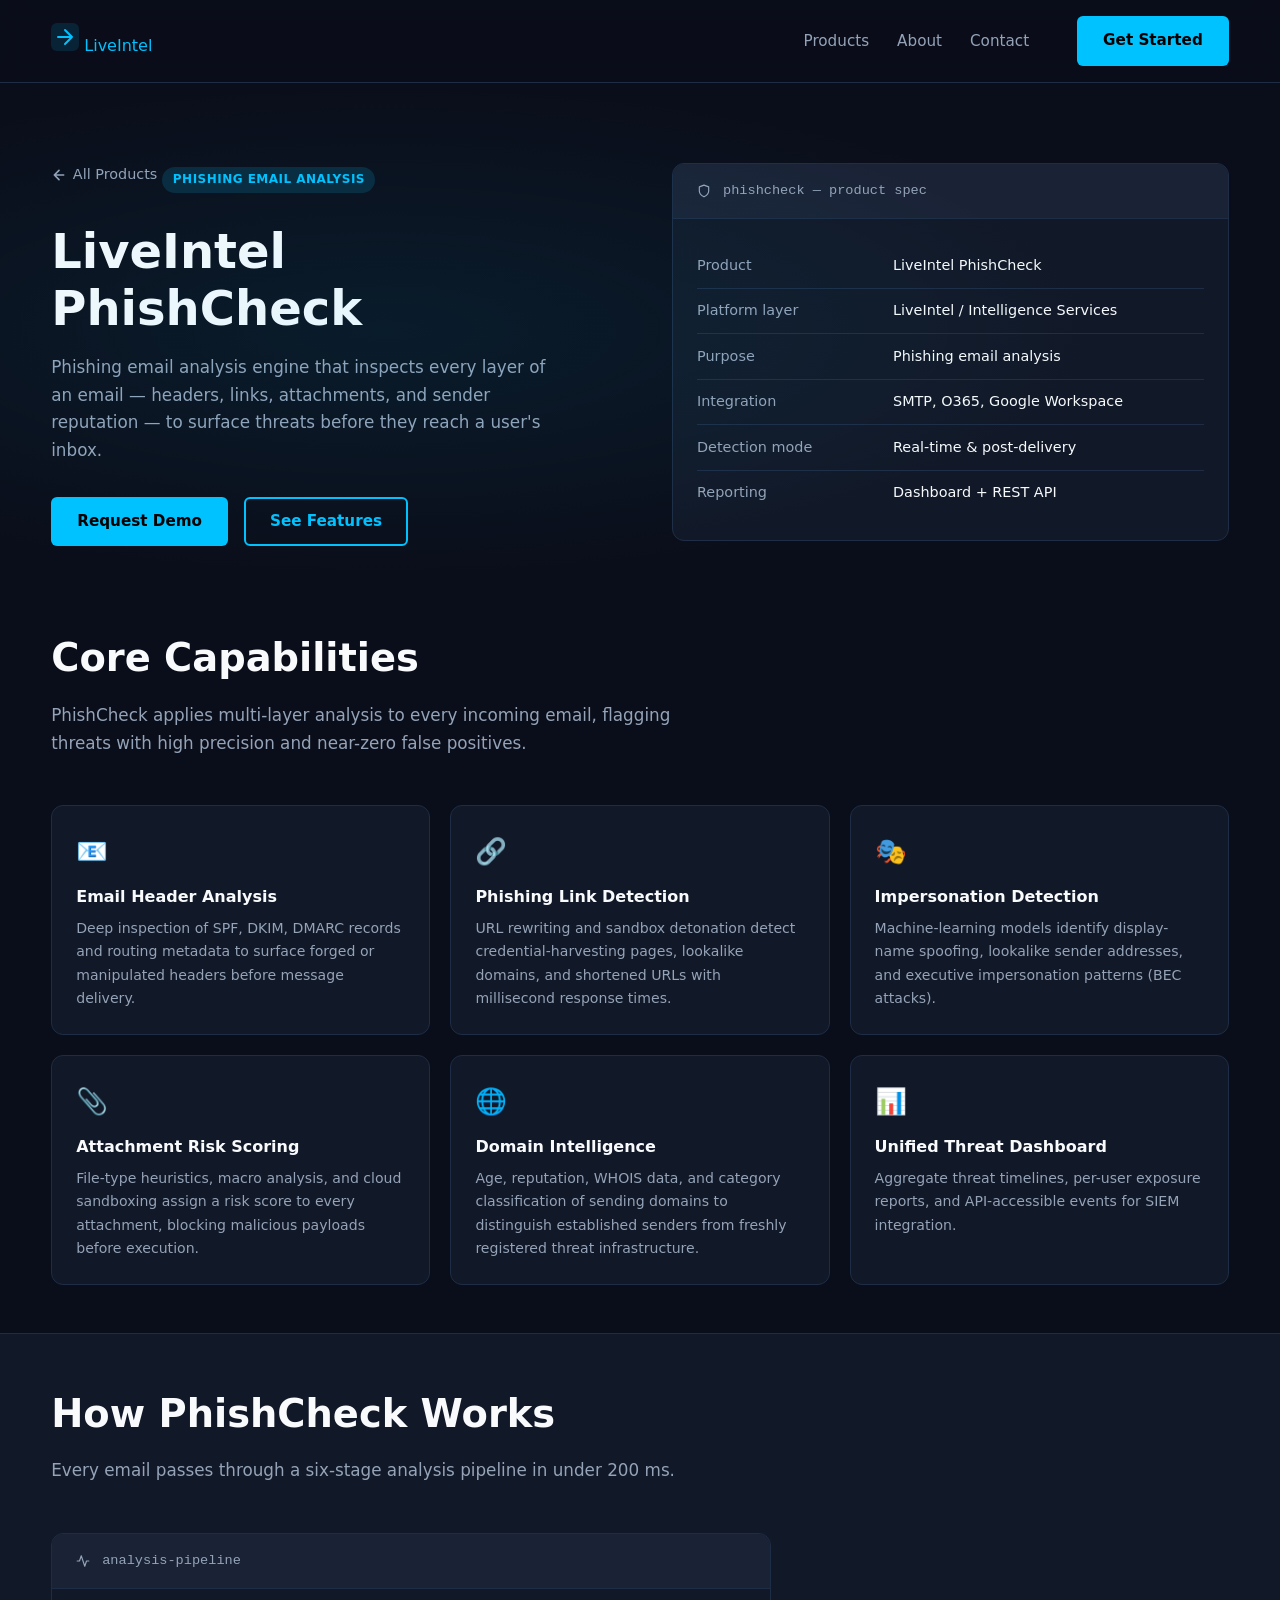
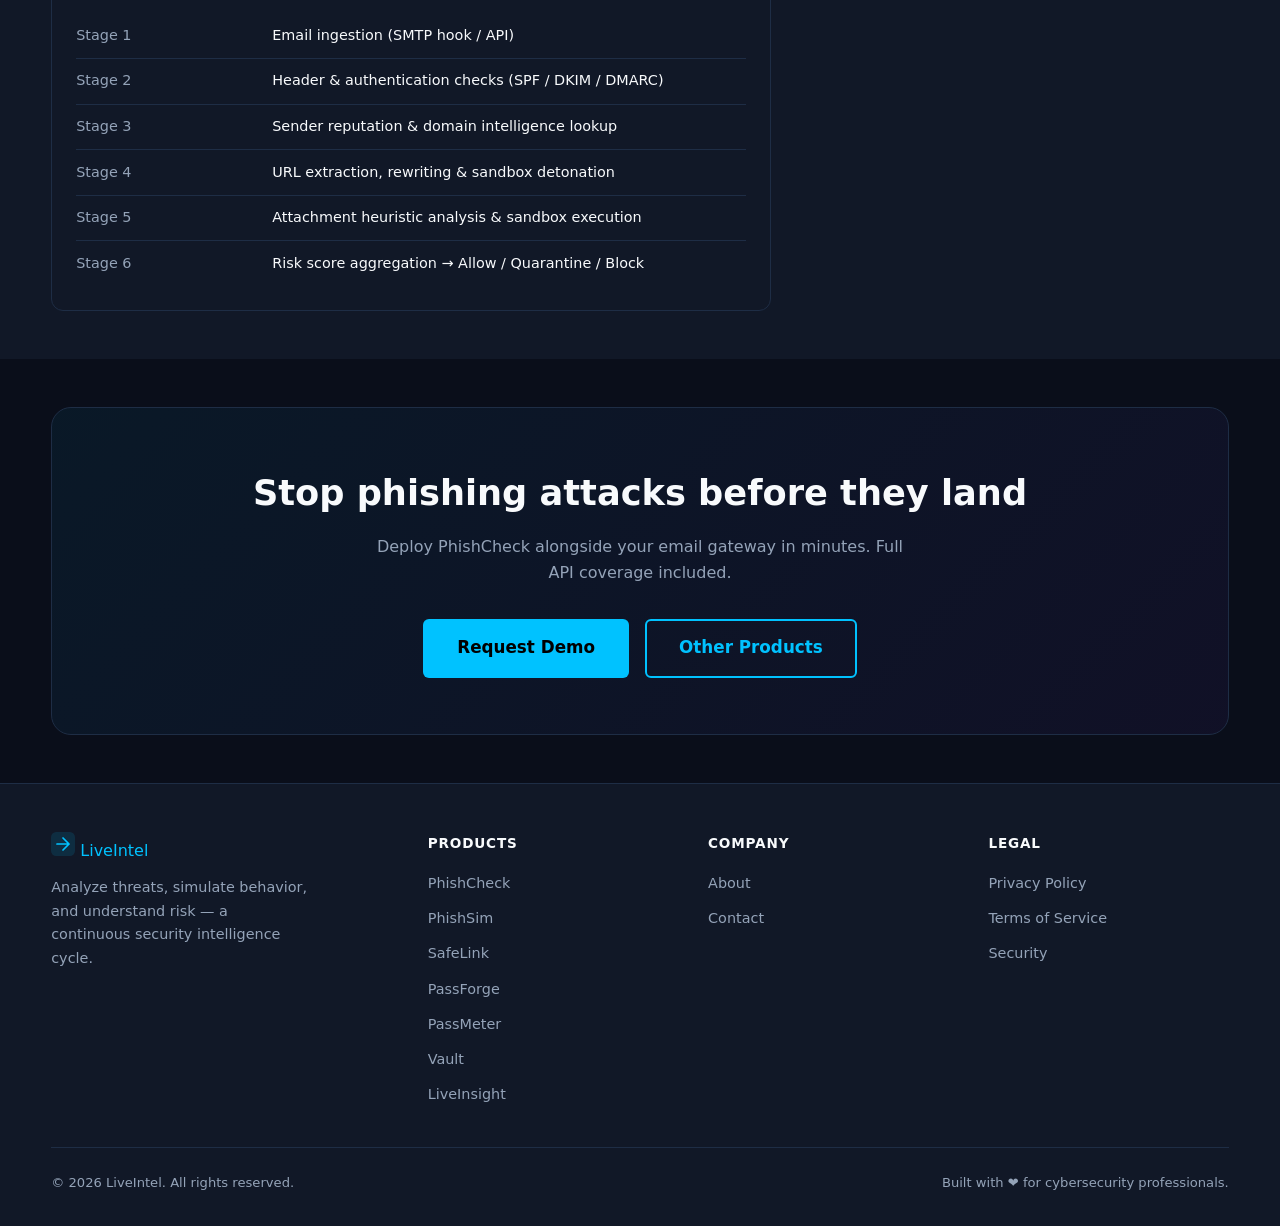
<file: products/phishcheck.html>
<!DOCTYPE html>
<html lang="en">
<head>
  <meta charset="UTF-8" />
  <meta name="viewport" content="width=device-width, initial-scale=1.0" />
  <meta name="description" content="LiveIntel PhishCheck — Phishing email analysis covering header inspection, link detection, impersonation detection, attachment risk scoring, and domain intelligence." />
  <title>PhishCheck | LiveIntel</title>
  <link rel="stylesheet" href="../css/styles.css" />
  <style>
    .fade-in { opacity: 0; transform: translateY(20px); transition: opacity .5s ease, transform .5s ease; }
    .fade-in.visible { opacity: 1; transform: none; }
  </style>
</head>
<body>

<!-- HEADER -->
<header class="site-header">
  <div class="container">
    <nav class="nav" aria-label="Main navigation">
      <a href="../index.html" class="nav-logo" aria-label="LiveIntel home">
        <svg width="28" height="28" viewBox="0 0 28 28" fill="none" aria-hidden="true">
          <rect width="28" height="28" rx="6" fill="#00c2ff" fill-opacity=".12"/>
          <path d="M7 14h14M14 7l7 7-7 7" stroke="#00c2ff" stroke-width="2" stroke-linecap="round" stroke-linejoin="round"/>
        </svg>
        Live<span>Intel</span>
      </a>
      <button class="nav-toggle" aria-controls="nav-links" aria-expanded="false" aria-label="Toggle navigation">
        <span></span><span></span><span></span>
      </button>
      <ul class="nav-links" id="nav-links" role="list">
        <li><a href="../index.html#products">Products</a></li>
        <li><a href="../index.html#about">About</a></li>
        <li><a href="../index.html#contact">Contact</a></li>
      </ul>
      <a href="../index.html#contact" class="btn btn-primary nav-cta">Get Started</a>
    </nav>
  </div>
</header>

<main>

  <!-- PRODUCT HERO -->
  <section class="product-hero" aria-labelledby="pg-title">
    <div class="container">
      <div class="product-hero-inner">
        <div>
          <a href="../index.html#products" class="product-hero-back">
            <svg width="16" height="16" viewBox="0 0 24 24" fill="none" stroke="currentColor" stroke-width="2.5" stroke-linecap="round" stroke-linejoin="round" aria-hidden="true"><path d="M19 12H5M12 19l-7-7 7-7"/></svg>
            All Products
          </a>
          <span class="badge badge-blue">Phishing Email Analysis</span>
          <h1 class="product-hero-title" id="pg-title">LiveIntel PhishCheck</h1>
          <p class="product-hero-desc">
            Phishing email analysis engine that inspects every layer of an email —
            headers, links, attachments, and sender reputation — to surface threats
            before they reach a user's inbox.
          </p>
          <div style="display:flex; gap:1rem; flex-wrap:wrap;">
            <a href="../index.html#contact" class="btn btn-primary">Request Demo</a>
            <a href="#features" class="btn btn-outline">See Features</a>
          </div>
        </div>

        <!-- Mini spec card -->
        <div class="spec-box fade-in">
          <div class="spec-box-header">
            <svg width="14" height="14" viewBox="0 0 24 24" fill="none" stroke="currentColor" stroke-width="2" stroke-linecap="round" stroke-linejoin="round" aria-hidden="true"><path d="M12 22s8-4 8-10V5l-8-3-8 3v7c0 6 8 10 8 10z"/></svg>
            phishcheck — product spec
          </div>
          <div class="spec-box-body">
            <div class="spec-row"><span class="spec-key">Product</span><span class="spec-val">LiveIntel PhishCheck</span></div>
            <div class="spec-row"><span class="spec-key">Platform layer</span><span class="spec-val">LiveIntel / Intelligence Services</span></div>
            <div class="spec-row"><span class="spec-key">Purpose</span><span class="spec-val">Phishing email analysis</span></div>
            <div class="spec-row"><span class="spec-key">Integration</span><span class="spec-val">SMTP, O365, Google Workspace</span></div>
            <div class="spec-row"><span class="spec-key">Detection mode</span><span class="spec-val">Real-time &amp; post-delivery</span></div>
            <div class="spec-row"><span class="spec-key">Reporting</span><span class="spec-val">Dashboard + REST API</span></div>
          </div>
        </div>
      </div>
    </div>
  </section>

  <!-- FEATURES -->
  <section class="section" id="features" aria-labelledby="features-heading">
    <div class="container">
      <h2 class="section-title fade-in" id="features-heading">Core Capabilities</h2>
      <p class="section-subtitle fade-in">
        PhishCheck applies multi-layer analysis to every incoming email, flagging
        threats with high precision and near-zero false positives.
      </p>

      <div class="features-grid">

        <div class="feature-card fade-in">
          <div class="feature-icon" aria-hidden="true">📧</div>
          <h3 class="feature-title">Email Header Analysis</h3>
          <p class="feature-desc">
            Deep inspection of SPF, DKIM, DMARC records and routing metadata to
            surface forged or manipulated headers before message delivery.
          </p>
        </div>

        <div class="feature-card fade-in">
          <div class="feature-icon" aria-hidden="true">🔗</div>
          <h3 class="feature-title">Phishing Link Detection</h3>
          <p class="feature-desc">
            URL rewriting and sandbox detonation detect credential-harvesting pages,
            lookalike domains, and shortened URLs with millisecond response times.
          </p>
        </div>

        <div class="feature-card fade-in">
          <div class="feature-icon" aria-hidden="true">🎭</div>
          <h3 class="feature-title">Impersonation Detection</h3>
          <p class="feature-desc">
            Machine-learning models identify display-name spoofing, lookalike sender
            addresses, and executive impersonation patterns (BEC attacks).
          </p>
        </div>

        <div class="feature-card fade-in">
          <div class="feature-icon" aria-hidden="true">📎</div>
          <h3 class="feature-title">Attachment Risk Scoring</h3>
          <p class="feature-desc">
            File-type heuristics, macro analysis, and cloud sandboxing assign a
            risk score to every attachment, blocking malicious payloads before execution.
          </p>
        </div>

        <div class="feature-card fade-in">
          <div class="feature-icon" aria-hidden="true">🌐</div>
          <h3 class="feature-title">Domain Intelligence</h3>
          <p class="feature-desc">
            Age, reputation, WHOIS data, and category classification of sending domains
            to distinguish established senders from freshly registered threat infrastructure.
          </p>
        </div>

        <div class="feature-card fade-in">
          <div class="feature-icon" aria-hidden="true">📊</div>
          <h3 class="feature-title">Unified Threat Dashboard</h3>
          <p class="feature-desc">
            Aggregate threat timelines, per-user exposure reports, and API-accessible
            events for SIEM integration.
          </p>
        </div>

      </div>
    </div>
  </section>

  <!-- HOW IT WORKS -->
  <section class="section" style="background:var(--clr-surface); border-top:1px solid var(--clr-border);" aria-labelledby="how-heading">
    <div class="container">
      <h2 class="section-title fade-in" id="how-heading">How PhishCheck Works</h2>
      <p class="section-subtitle fade-in">Every email passes through a six-stage analysis pipeline in under 200 ms.</p>

      <div class="spec-box fade-in" style="max-width:720px;">
        <div class="spec-box-header">
          <svg width="14" height="14" viewBox="0 0 24 24" fill="none" stroke="currentColor" stroke-width="2" stroke-linecap="round" stroke-linejoin="round" aria-hidden="true"><polyline points="22 12 18 12 15 21 9 3 6 12 2 12"/></svg>
          analysis-pipeline
        </div>
        <div class="spec-box-body">
          <div class="spec-row"><span class="spec-key">Stage 1</span><span class="spec-val">Email ingestion (SMTP hook / API)</span></div>
          <div class="spec-row"><span class="spec-key">Stage 2</span><span class="spec-val">Header &amp; authentication checks (SPF / DKIM / DMARC)</span></div>
          <div class="spec-row"><span class="spec-key">Stage 3</span><span class="spec-val">Sender reputation &amp; domain intelligence lookup</span></div>
          <div class="spec-row"><span class="spec-key">Stage 4</span><span class="spec-val">URL extraction, rewriting &amp; sandbox detonation</span></div>
          <div class="spec-row"><span class="spec-key">Stage 5</span><span class="spec-val">Attachment heuristic analysis &amp; sandbox execution</span></div>
          <div class="spec-row"><span class="spec-key">Stage 6</span><span class="spec-val">Risk score aggregation → Allow / Quarantine / Block</span></div>
        </div>
      </div>
    </div>
  </section>

  <!-- CTA -->
  <section class="section" aria-labelledby="cta-heading">
    <div class="container">
      <div class="cta-banner fade-in">
        <h2 class="cta-banner-title" id="cta-heading">Stop phishing attacks before they land</h2>
        <p class="cta-banner-desc">
          Deploy PhishCheck alongside your email gateway in minutes.
          Full API coverage included.
        </p>
        <div class="cta-banner-actions">
          <a href="../index.html#contact" class="btn btn-primary btn-lg">Request Demo</a>
          <a href="../index.html#products" class="btn btn-outline btn-lg">Other Products</a>
        </div>
      </div>
    </div>
  </section>

</main>

<!-- FOOTER -->
<footer class="site-footer" aria-label="Site footer">
  <div class="container">
    <div class="footer-grid">
      <div class="footer-brand">
        <a href="../index.html" class="nav-logo" aria-label="LiveIntel home">
          <svg width="24" height="24" viewBox="0 0 28 28" fill="none" aria-hidden="true">
            <rect width="28" height="28" rx="6" fill="#00c2ff" fill-opacity=".12"/>
            <path d="M7 14h14M14 7l7 7-7 7" stroke="#00c2ff" stroke-width="2" stroke-linecap="round" stroke-linejoin="round"/>
          </svg>
          Live<span>Intel</span>
        </a>
        <p>Analyze threats, simulate behavior, and understand risk — a continuous security intelligence cycle.</p>
      </div>
      <nav aria-label="Products footer links">
        <h3 class="footer-col-title">Products</h3>
        <ul class="footer-links" role="list">
          <li><a href="phishcheck.html">PhishCheck</a></li>
          <li><a href="phishsim.html">PhishSim</a></li>
          <li><a href="safelink.html">SafeLink</a></li>
          <li><a href="passforge.html">PassForge</a></li>
          <li><a href="passmeter.html">PassMeter</a></li>
          <li><a href="vault.html">Vault</a></li>
          <li><a href="liveinsight.html">LiveInsight</a></li>
        </ul>
      </nav>
      <nav aria-label="Company footer links">
        <h3 class="footer-col-title">Company</h3>
        <ul class="footer-links" role="list">
          <li><a href="../index.html#about">About</a></li>
          <li><a href="../index.html#contact">Contact</a></li>
        </ul>
      </nav>
      <nav aria-label="Legal footer links">
        <h3 class="footer-col-title">Legal</h3>
        <ul class="footer-links" role="list">
          <li><a href="../legal/privacy-policy.html">Privacy Policy</a></li>
          <li><a href="../legal/terms-of-service.html">Terms of Service</a></li>
          <li><a href="../legal/security.html">Security</a></li>
        </ul>
      </nav>
    </div>
    <div class="footer-bottom">
      <p>&copy; <span id="year"></span> LiveIntel. All rights reserved.</p>
      <p>Built with ❤ for cybersecurity professionals.</p>
    </div>
  </div>
</footer>

<script src="../js/main.js"></script>
<script>document.getElementById('year').textContent = new Date().getFullYear();</script>
</body>
</html>
</file>
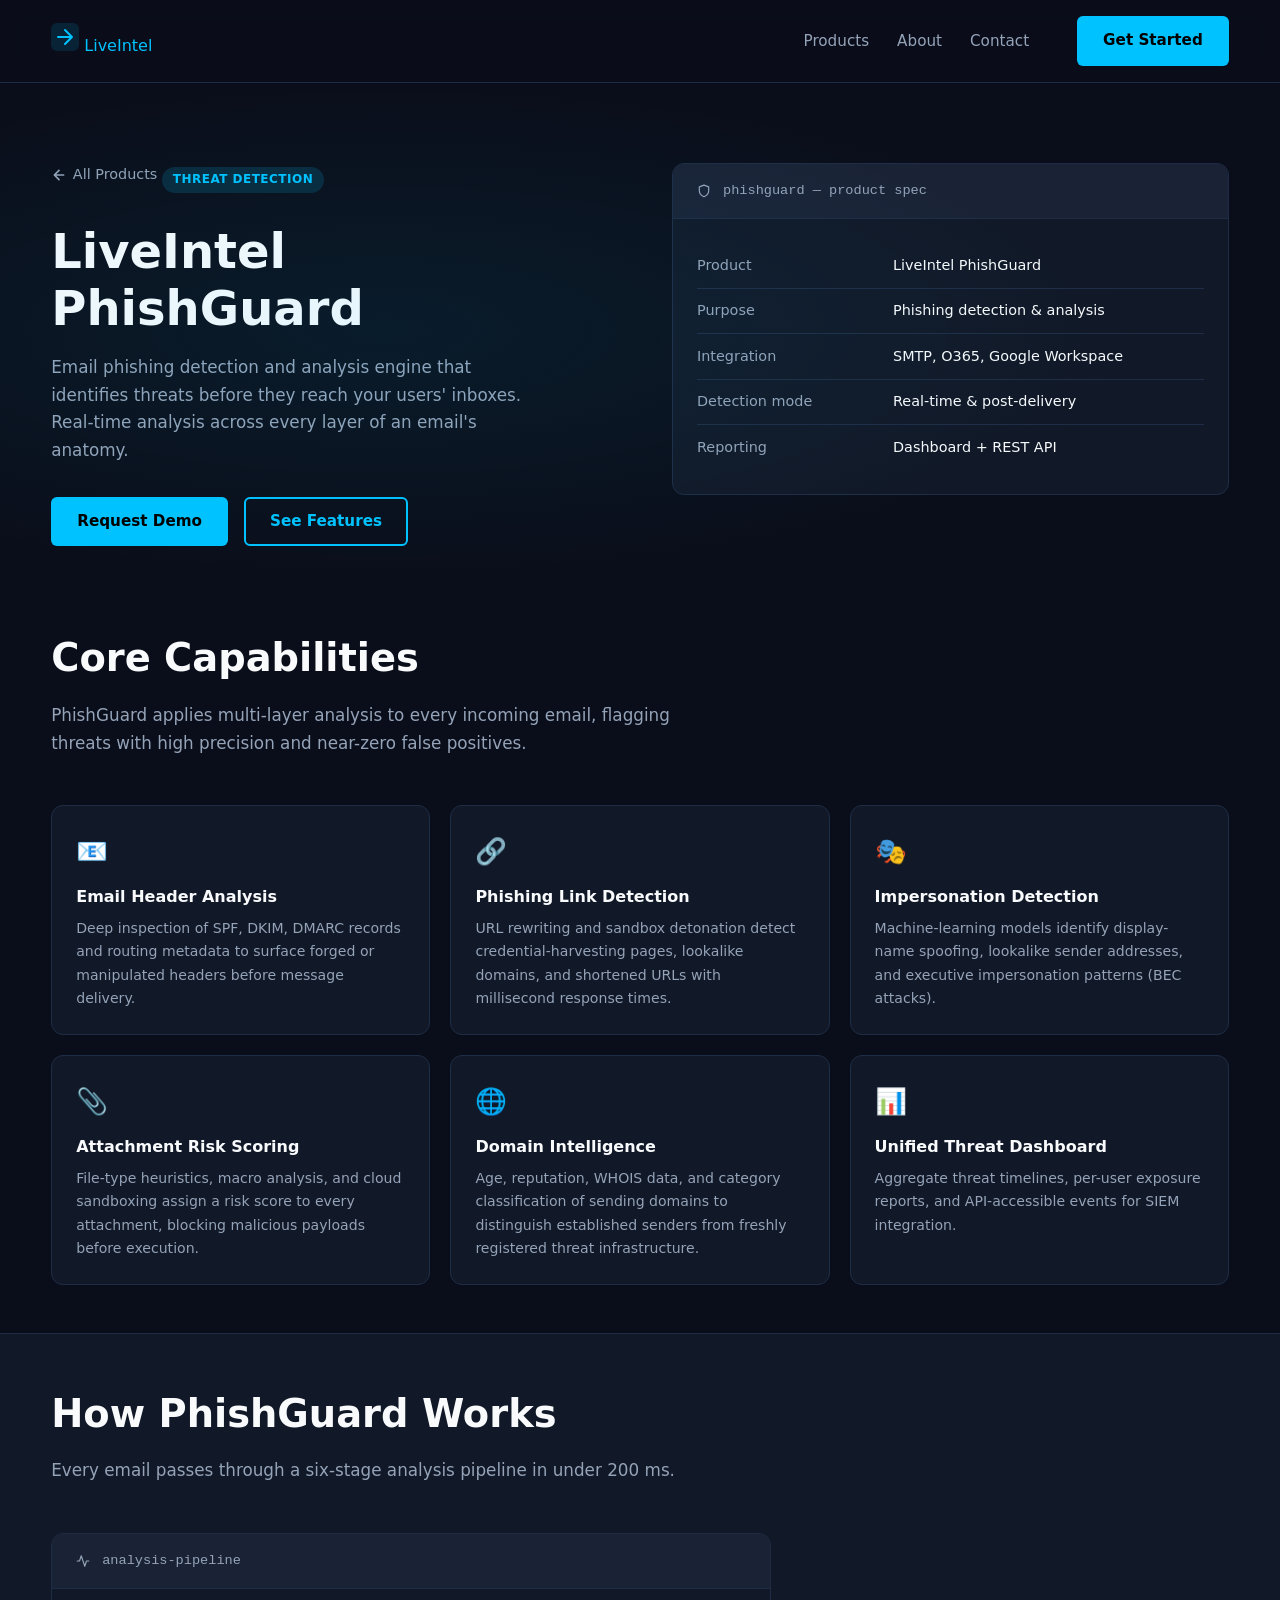
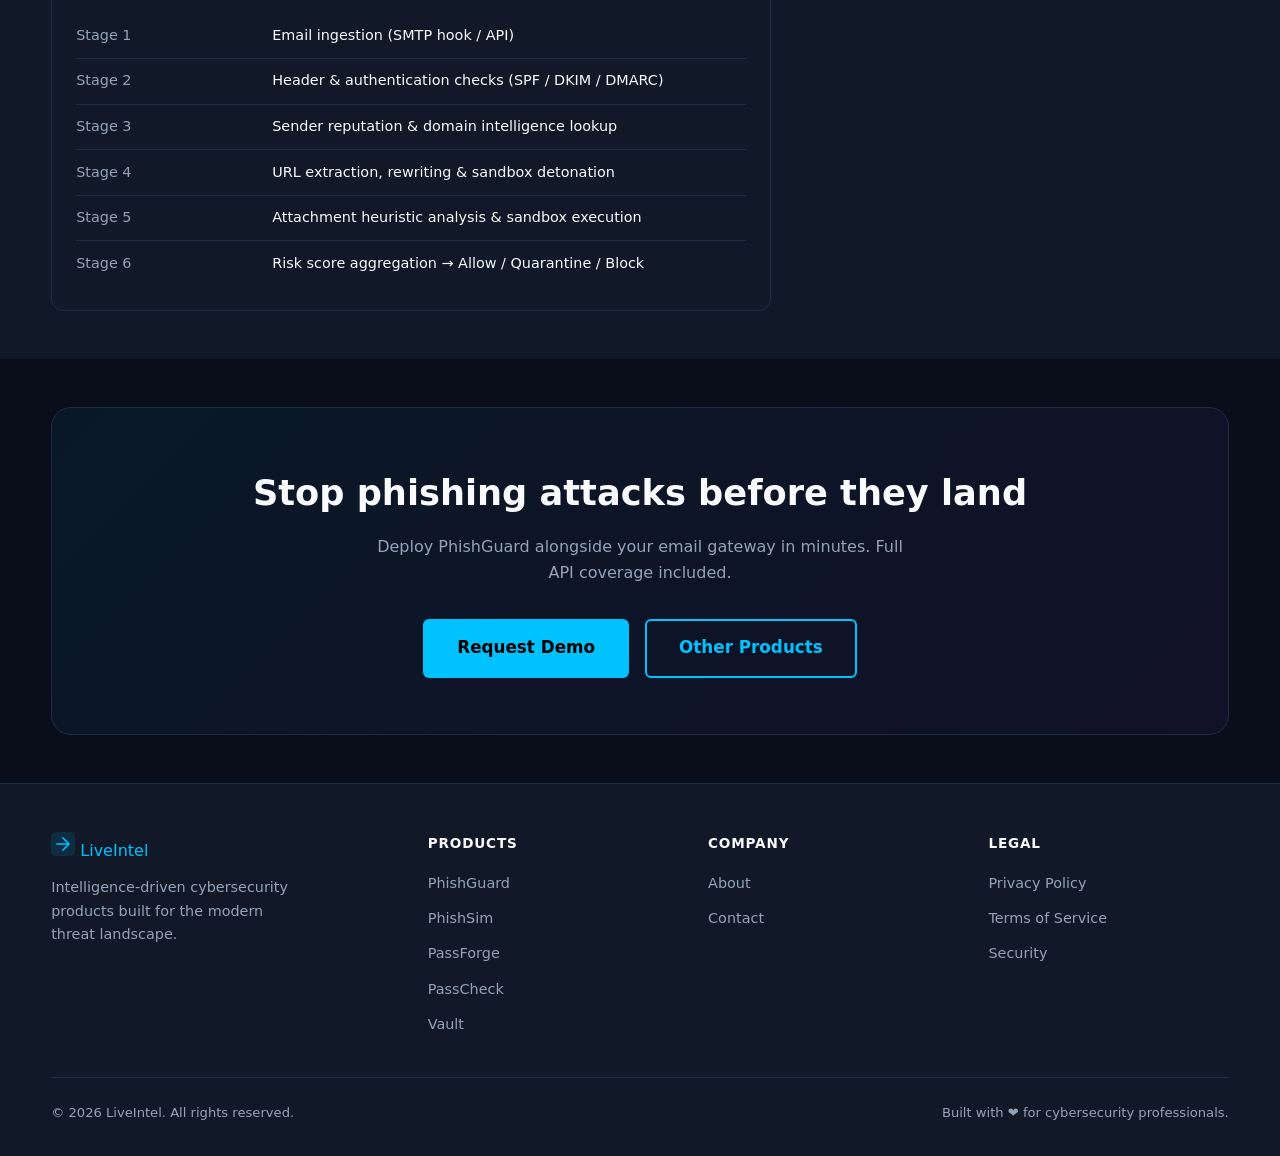
<file: products/phishguard.html>
<!DOCTYPE html>
<html lang="en">
<head>
  <meta charset="UTF-8" />
  <meta name="viewport" content="width=device-width, initial-scale=1.0" />
  <meta name="description" content="LiveIntel PhishGuard — Email phishing detection and analysis engine covering header analysis, phishing link detection, impersonation detection, attachment risk scoring, and domain intelligence." />
  <title>PhishGuard | LiveIntel</title>
  <link rel="stylesheet" href="../css/styles.css" />
  <style>
    .fade-in { opacity: 0; transform: translateY(20px); transition: opacity .5s ease, transform .5s ease; }
    .fade-in.visible { opacity: 1; transform: none; }
  </style>
</head>
<body>

<!-- HEADER -->
<header class="site-header">
  <div class="container">
    <nav class="nav" aria-label="Main navigation">
      <a href="../index.html" class="nav-logo" aria-label="LiveIntel home">
        <svg width="28" height="28" viewBox="0 0 28 28" fill="none" aria-hidden="true">
          <rect width="28" height="28" rx="6" fill="#00c2ff" fill-opacity=".12"/>
          <path d="M7 14h14M14 7l7 7-7 7" stroke="#00c2ff" stroke-width="2" stroke-linecap="round" stroke-linejoin="round"/>
        </svg>
        Live<span>Intel</span>
      </a>
      <button class="nav-toggle" aria-controls="nav-links" aria-expanded="false" aria-label="Toggle navigation">
        <span></span><span></span><span></span>
      </button>
      <ul class="nav-links" id="nav-links" role="list">
        <li><a href="../index.html#products">Products</a></li>
        <li><a href="../index.html#about">About</a></li>
        <li><a href="../index.html#contact">Contact</a></li>
      </ul>
      <a href="../index.html#contact" class="btn btn-primary nav-cta">Get Started</a>
    </nav>
  </div>
</header>

<main>

  <!-- PRODUCT HERO -->
  <section class="product-hero" aria-labelledby="pg-title">
    <div class="container">
      <div class="product-hero-inner">
        <div>
          <a href="../index.html#products" class="product-hero-back">
            <svg width="16" height="16" viewBox="0 0 24 24" fill="none" stroke="currentColor" stroke-width="2.5" stroke-linecap="round" stroke-linejoin="round" aria-hidden="true"><path d="M19 12H5M12 19l-7-7 7-7"/></svg>
            All Products
          </a>
          <span class="badge badge-blue">Threat Detection</span>
          <h1 class="product-hero-title" id="pg-title">LiveIntel PhishGuard</h1>
          <p class="product-hero-desc">
            Email phishing detection and analysis engine that identifies threats before
            they reach your users' inboxes. Real-time analysis across every layer of
            an email's anatomy.
          </p>
          <div style="display:flex; gap:1rem; flex-wrap:wrap;">
            <a href="../index.html#contact" class="btn btn-primary">Request Demo</a>
            <a href="#features" class="btn btn-outline">See Features</a>
          </div>
        </div>

        <!-- Mini spec card -->
        <div class="spec-box fade-in">
          <div class="spec-box-header">
            <svg width="14" height="14" viewBox="0 0 24 24" fill="none" stroke="currentColor" stroke-width="2" stroke-linecap="round" stroke-linejoin="round" aria-hidden="true"><path d="M12 22s8-4 8-10V5l-8-3-8 3v7c0 6 8 10 8 10z"/></svg>
            phishguard — product spec
          </div>
          <div class="spec-box-body">
            <div class="spec-row"><span class="spec-key">Product</span><span class="spec-val">LiveIntel PhishGuard</span></div>
            <div class="spec-row"><span class="spec-key">Purpose</span><span class="spec-val">Phishing detection &amp; analysis</span></div>
            <div class="spec-row"><span class="spec-key">Integration</span><span class="spec-val">SMTP, O365, Google Workspace</span></div>
            <div class="spec-row"><span class="spec-key">Detection mode</span><span class="spec-val">Real-time &amp; post-delivery</span></div>
            <div class="spec-row"><span class="spec-key">Reporting</span><span class="spec-val">Dashboard + REST API</span></div>
          </div>
        </div>
      </div>
    </div>
  </section>

  <!-- FEATURES -->
  <section class="section" id="features" aria-labelledby="features-heading">
    <div class="container">
      <h2 class="section-title fade-in" id="features-heading">Core Capabilities</h2>
      <p class="section-subtitle fade-in">
        PhishGuard applies multi-layer analysis to every incoming email, flagging
        threats with high precision and near-zero false positives.
      </p>

      <div class="features-grid">

        <div class="feature-card fade-in">
          <div class="feature-icon" aria-hidden="true">📧</div>
          <h3 class="feature-title">Email Header Analysis</h3>
          <p class="feature-desc">
            Deep inspection of SPF, DKIM, DMARC records and routing metadata to
            surface forged or manipulated headers before message delivery.
          </p>
        </div>

        <div class="feature-card fade-in">
          <div class="feature-icon" aria-hidden="true">🔗</div>
          <h3 class="feature-title">Phishing Link Detection</h3>
          <p class="feature-desc">
            URL rewriting and sandbox detonation detect credential-harvesting pages,
            lookalike domains, and shortened URLs with millisecond response times.
          </p>
        </div>

        <div class="feature-card fade-in">
          <div class="feature-icon" aria-hidden="true">🎭</div>
          <h3 class="feature-title">Impersonation Detection</h3>
          <p class="feature-desc">
            Machine-learning models identify display-name spoofing, lookalike sender
            addresses, and executive impersonation patterns (BEC attacks).
          </p>
        </div>

        <div class="feature-card fade-in">
          <div class="feature-icon" aria-hidden="true">📎</div>
          <h3 class="feature-title">Attachment Risk Scoring</h3>
          <p class="feature-desc">
            File-type heuristics, macro analysis, and cloud sandboxing assign a
            risk score to every attachment, blocking malicious payloads before execution.
          </p>
        </div>

        <div class="feature-card fade-in">
          <div class="feature-icon" aria-hidden="true">🌐</div>
          <h3 class="feature-title">Domain Intelligence</h3>
          <p class="feature-desc">
            Age, reputation, WHOIS data, and category classification of sending domains
            to distinguish established senders from freshly registered threat infrastructure.
          </p>
        </div>

        <div class="feature-card fade-in">
          <div class="feature-icon" aria-hidden="true">📊</div>
          <h3 class="feature-title">Unified Threat Dashboard</h3>
          <p class="feature-desc">
            Aggregate threat timelines, per-user exposure reports, and API-accessible
            events for SIEM integration.
          </p>
        </div>

      </div>
    </div>
  </section>

  <!-- HOW IT WORKS -->
  <section class="section" style="background:var(--clr-surface); border-top:1px solid var(--clr-border);" aria-labelledby="how-heading">
    <div class="container">
      <h2 class="section-title fade-in" id="how-heading">How PhishGuard Works</h2>
      <p class="section-subtitle fade-in">Every email passes through a six-stage analysis pipeline in under 200 ms.</p>

      <div class="spec-box fade-in" style="max-width:720px;">
        <div class="spec-box-header">
          <svg width="14" height="14" viewBox="0 0 24 24" fill="none" stroke="currentColor" stroke-width="2" stroke-linecap="round" stroke-linejoin="round" aria-hidden="true"><polyline points="22 12 18 12 15 21 9 3 6 12 2 12"/></svg>
          analysis-pipeline
        </div>
        <div class="spec-box-body">
          <div class="spec-row"><span class="spec-key">Stage 1</span><span class="spec-val">Email ingestion (SMTP hook / API)</span></div>
          <div class="spec-row"><span class="spec-key">Stage 2</span><span class="spec-val">Header &amp; authentication checks (SPF / DKIM / DMARC)</span></div>
          <div class="spec-row"><span class="spec-key">Stage 3</span><span class="spec-val">Sender reputation &amp; domain intelligence lookup</span></div>
          <div class="spec-row"><span class="spec-key">Stage 4</span><span class="spec-val">URL extraction, rewriting &amp; sandbox detonation</span></div>
          <div class="spec-row"><span class="spec-key">Stage 5</span><span class="spec-val">Attachment heuristic analysis &amp; sandbox execution</span></div>
          <div class="spec-row"><span class="spec-key">Stage 6</span><span class="spec-val">Risk score aggregation → Allow / Quarantine / Block</span></div>
        </div>
      </div>
    </div>
  </section>

  <!-- CTA -->
  <section class="section" aria-labelledby="cta-heading">
    <div class="container">
      <div class="cta-banner fade-in">
        <h2 class="cta-banner-title" id="cta-heading">Stop phishing attacks before they land</h2>
        <p class="cta-banner-desc">
          Deploy PhishGuard alongside your email gateway in minutes.
          Full API coverage included.
        </p>
        <div class="cta-banner-actions">
          <a href="../index.html#contact" class="btn btn-primary btn-lg">Request Demo</a>
          <a href="../index.html#products" class="btn btn-outline btn-lg">Other Products</a>
        </div>
      </div>
    </div>
  </section>

</main>

<!-- FOOTER -->
<footer class="site-footer" aria-label="Site footer">
  <div class="container">
    <div class="footer-grid">
      <div class="footer-brand">
        <a href="../index.html" class="nav-logo" aria-label="LiveIntel home">
          <svg width="24" height="24" viewBox="0 0 28 28" fill="none" aria-hidden="true">
            <rect width="28" height="28" rx="6" fill="#00c2ff" fill-opacity=".12"/>
            <path d="M7 14h14M14 7l7 7-7 7" stroke="#00c2ff" stroke-width="2" stroke-linecap="round" stroke-linejoin="round"/>
          </svg>
          Live<span>Intel</span>
        </a>
        <p>Intelligence-driven cybersecurity products built for the modern threat landscape.</p>
      </div>
      <nav aria-label="Products footer links">
        <h3 class="footer-col-title">Products</h3>
        <ul class="footer-links" role="list">
          <li><a href="phishguard.html">PhishGuard</a></li>
          <li><a href="phishsim.html">PhishSim</a></li>
          <li><a href="passforge.html">PassForge</a></li>
          <li><a href="passcheck.html">PassCheck</a></li>
          <li><a href="vault.html">Vault</a></li>
        </ul>
      </nav>
      <nav aria-label="Company footer links">
        <h3 class="footer-col-title">Company</h3>
        <ul class="footer-links" role="list">
          <li><a href="../index.html#about">About</a></li>
          <li><a href="../index.html#contact">Contact</a></li>
        </ul>
      </nav>
      <nav aria-label="Legal footer links">
        <h3 class="footer-col-title">Legal</h3>
        <ul class="footer-links" role="list">
          <li><a href="#">Privacy Policy</a></li>
          <li><a href="#">Terms of Service</a></li>
          <li><a href="#">Security</a></li>
        </ul>
      </nav>
    </div>
    <div class="footer-bottom">
      <p>&copy; <span id="year"></span> LiveIntel. All rights reserved.</p>
      <p>Built with ❤ for cybersecurity professionals.</p>
    </div>
  </div>
</footer>

<script src="../js/main.js"></script>
<script>document.getElementById('year').textContent = new Date().getFullYear();</script>
</body>
</html>
</file>
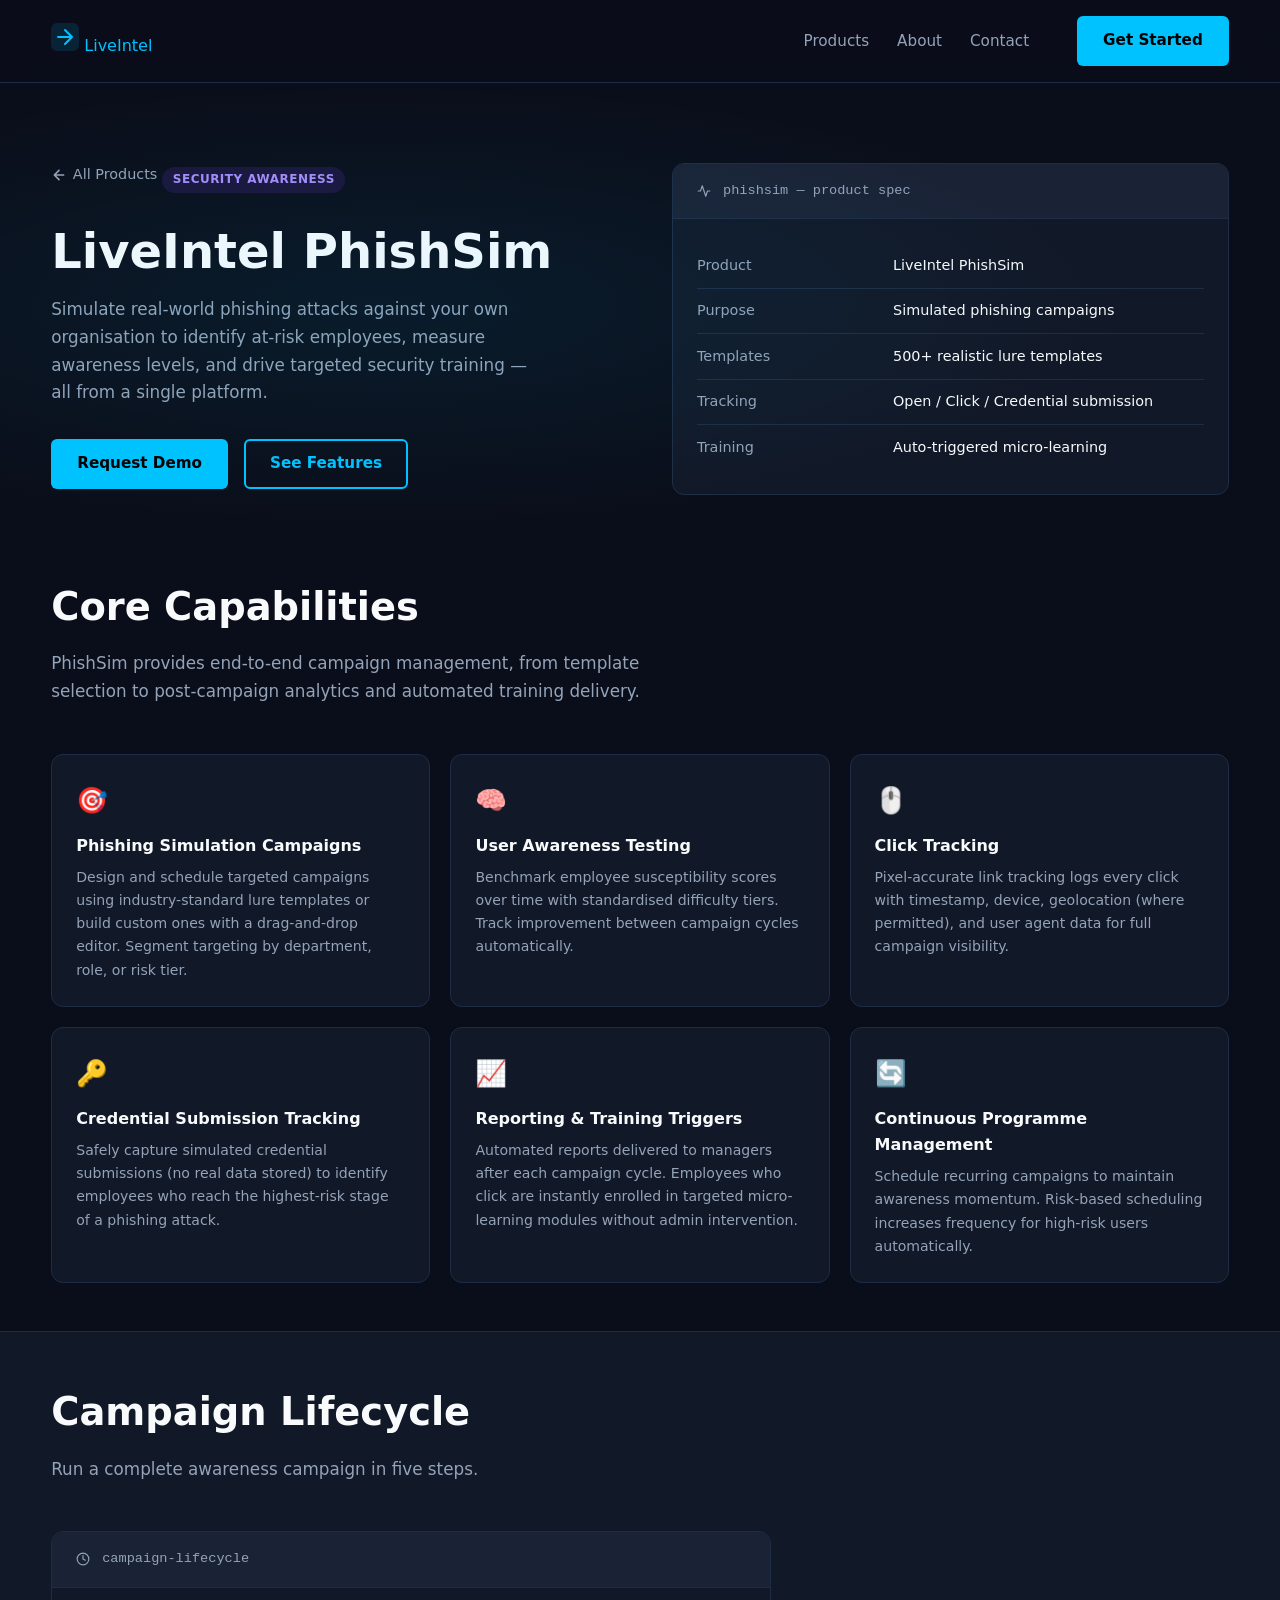
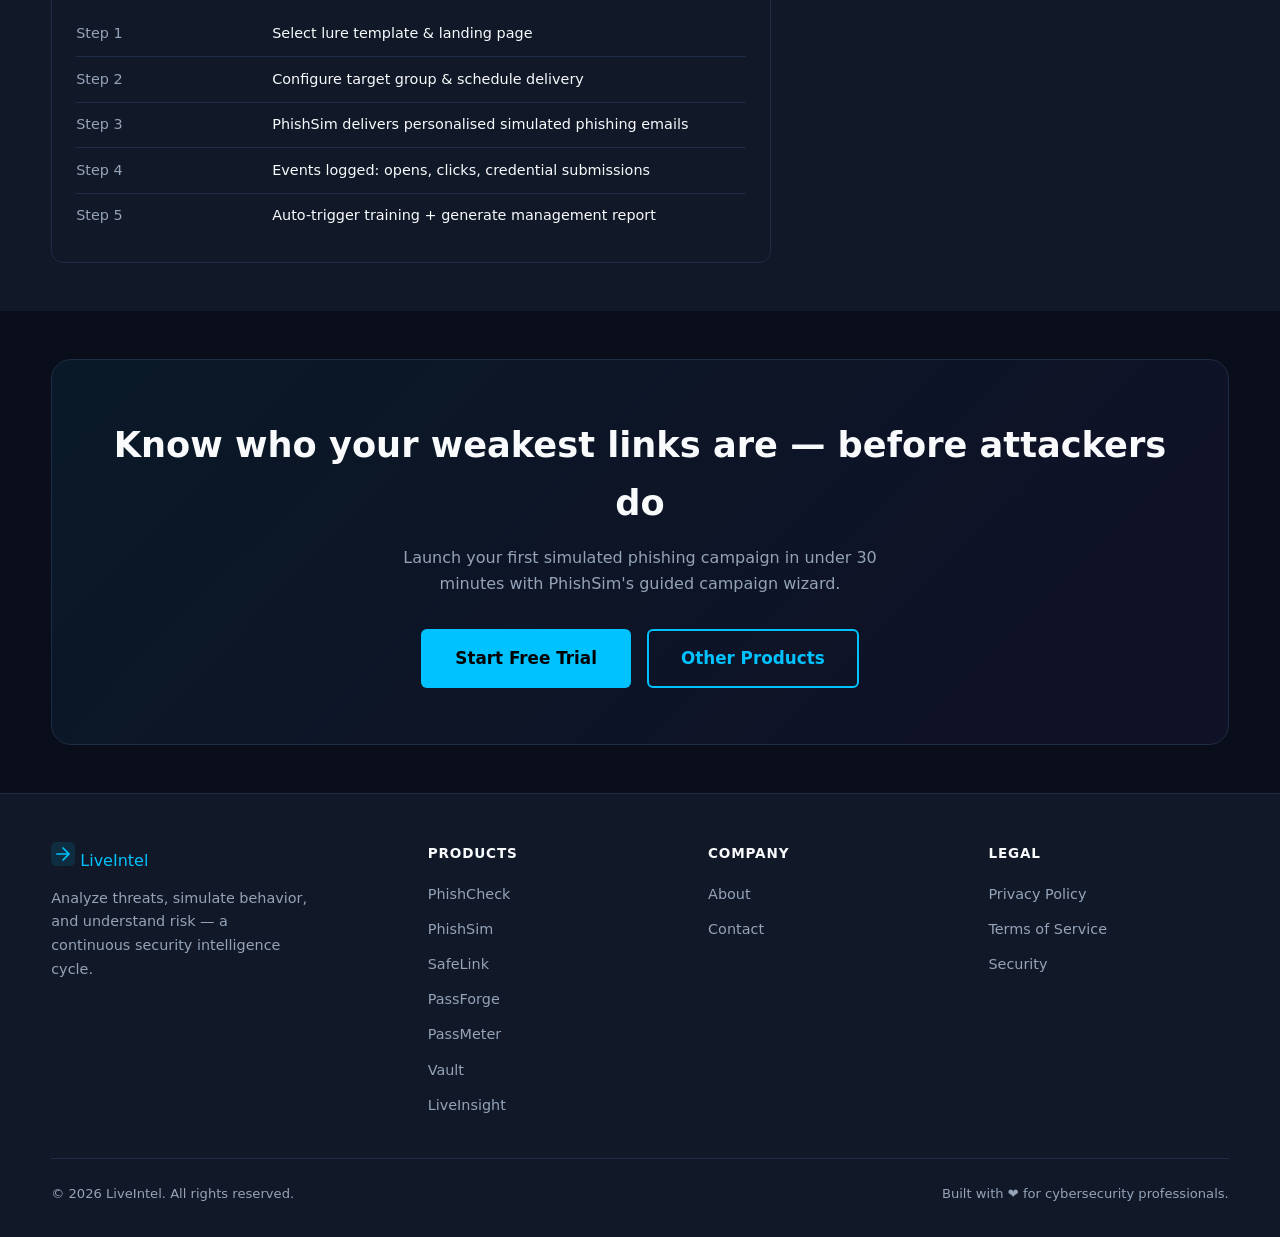
<file: products/phishsim.html>
<!DOCTYPE html>
<html lang="en">
<head>
  <meta charset="UTF-8" />
  <meta name="viewport" content="width=device-width, initial-scale=1.0" />
  <meta name="description" content="LiveIntel PhishSim — Security awareness testing through realistic phishing simulations covering campaigns, click tracking, credential tracking, and reporting." />
  <title>PhishSim | LiveIntel</title>
  <link rel="stylesheet" href="../css/styles.css" />
  <style>
    .fade-in { opacity: 0; transform: translateY(20px); transition: opacity .5s ease, transform .5s ease; }
    .fade-in.visible { opacity: 1; transform: none; }
  </style>
</head>
<body>

<!-- HEADER -->
<header class="site-header">
  <div class="container">
    <nav class="nav" aria-label="Main navigation">
      <a href="../index.html" class="nav-logo" aria-label="LiveIntel home">
        <svg width="28" height="28" viewBox="0 0 28 28" fill="none" aria-hidden="true">
          <rect width="28" height="28" rx="6" fill="#00c2ff" fill-opacity=".12"/>
          <path d="M7 14h14M14 7l7 7-7 7" stroke="#00c2ff" stroke-width="2" stroke-linecap="round" stroke-linejoin="round"/>
        </svg>
        Live<span>Intel</span>
      </a>
      <button class="nav-toggle" aria-controls="nav-links" aria-expanded="false" aria-label="Toggle navigation">
        <span></span><span></span><span></span>
      </button>
      <ul class="nav-links" id="nav-links" role="list">
        <li><a href="../index.html#products">Products</a></li>
        <li><a href="../index.html#about">About</a></li>
        <li><a href="../index.html#contact">Contact</a></li>
      </ul>
      <a href="../index.html#contact" class="btn btn-primary nav-cta">Get Started</a>
    </nav>
  </div>
</header>

<main>

  <!-- PRODUCT HERO -->
  <section class="product-hero" aria-labelledby="ps-title" style="--hero-accent: rgba(124,58,237,.08);">
    <div class="container">
      <div class="product-hero-inner">
        <div>
          <a href="../index.html#products" class="product-hero-back">
            <svg width="16" height="16" viewBox="0 0 24 24" fill="none" stroke="currentColor" stroke-width="2.5" stroke-linecap="round" stroke-linejoin="round" aria-hidden="true"><path d="M19 12H5M12 19l-7-7 7-7"/></svg>
            All Products
          </a>
          <span class="badge badge-purple">Security Awareness</span>
          <h1 class="product-hero-title" id="ps-title">LiveIntel PhishSim</h1>
          <p class="product-hero-desc">
            Simulate real-world phishing attacks against your own organisation to
            identify at-risk employees, measure awareness levels, and drive targeted
            security training — all from a single platform.
          </p>
          <div style="display:flex; gap:1rem; flex-wrap:wrap;">
            <a href="../index.html#contact" class="btn btn-primary">Request Demo</a>
            <a href="#features" class="btn btn-outline">See Features</a>
          </div>
        </div>

        <div class="spec-box fade-in">
          <div class="spec-box-header">
            <svg width="14" height="14" viewBox="0 0 24 24" fill="none" stroke="currentColor" stroke-width="2" stroke-linecap="round" stroke-linejoin="round" aria-hidden="true"><path d="M22 12h-4l-3 9L9 3l-3 9H2"/></svg>
            phishsim — product spec
          </div>
          <div class="spec-box-body">
            <div class="spec-row"><span class="spec-key">Product</span><span class="spec-val">LiveIntel PhishSim</span></div>
            <div class="spec-row"><span class="spec-key">Purpose</span><span class="spec-val">Simulated phishing campaigns</span></div>
            <div class="spec-row"><span class="spec-key">Templates</span><span class="spec-val">500+ realistic lure templates</span></div>
            <div class="spec-row"><span class="spec-key">Tracking</span><span class="spec-val">Open / Click / Credential submission</span></div>
            <div class="spec-row"><span class="spec-key">Training</span><span class="spec-val">Auto-triggered micro-learning</span></div>
          </div>
        </div>
      </div>
    </div>
  </section>

  <!-- FEATURES -->
  <section class="section" id="features" aria-labelledby="features-heading">
    <div class="container">
      <h2 class="section-title fade-in" id="features-heading">Core Capabilities</h2>
      <p class="section-subtitle fade-in">
        PhishSim provides end-to-end campaign management, from template selection
        to post-campaign analytics and automated training delivery.
      </p>

      <div class="features-grid">

        <div class="feature-card fade-in">
          <div class="feature-icon" aria-hidden="true">🎯</div>
          <h3 class="feature-title">Phishing Simulation Campaigns</h3>
          <p class="feature-desc">
            Design and schedule targeted campaigns using industry-standard lure
            templates or build custom ones with a drag-and-drop editor. Segment
            targeting by department, role, or risk tier.
          </p>
        </div>

        <div class="feature-card fade-in">
          <div class="feature-icon" aria-hidden="true">🧠</div>
          <h3 class="feature-title">User Awareness Testing</h3>
          <p class="feature-desc">
            Benchmark employee susceptibility scores over time with standardised
            difficulty tiers. Track improvement between campaign cycles automatically.
          </p>
        </div>

        <div class="feature-card fade-in">
          <div class="feature-icon" aria-hidden="true">🖱️</div>
          <h3 class="feature-title">Click Tracking</h3>
          <p class="feature-desc">
            Pixel-accurate link tracking logs every click with timestamp, device,
            geolocation (where permitted), and user agent data for full campaign
            visibility.
          </p>
        </div>

        <div class="feature-card fade-in">
          <div class="feature-icon" aria-hidden="true">🔑</div>
          <h3 class="feature-title">Credential Submission Tracking</h3>
          <p class="feature-desc">
            Safely capture simulated credential submissions (no real data stored)
            to identify employees who reach the highest-risk stage of a phishing attack.
          </p>
        </div>

        <div class="feature-card fade-in">
          <div class="feature-icon" aria-hidden="true">📈</div>
          <h3 class="feature-title">Reporting &amp; Training Triggers</h3>
          <p class="feature-desc">
            Automated reports delivered to managers after each campaign cycle.
            Employees who click are instantly enrolled in targeted micro-learning
            modules without admin intervention.
          </p>
        </div>

        <div class="feature-card fade-in">
          <div class="feature-icon" aria-hidden="true">🔄</div>
          <h3 class="feature-title">Continuous Programme Management</h3>
          <p class="feature-desc">
            Schedule recurring campaigns to maintain awareness momentum. Risk-based
            scheduling increases frequency for high-risk users automatically.
          </p>
        </div>

      </div>
    </div>
  </section>

  <!-- CAMPAIGN LIFECYCLE -->
  <section class="section" style="background:var(--clr-surface); border-top:1px solid var(--clr-border);" aria-labelledby="lifecycle-heading">
    <div class="container">
      <h2 class="section-title fade-in" id="lifecycle-heading">Campaign Lifecycle</h2>
      <p class="section-subtitle fade-in">Run a complete awareness campaign in five steps.</p>

      <div class="spec-box fade-in" style="max-width:720px;">
        <div class="spec-box-header">
          <svg width="14" height="14" viewBox="0 0 24 24" fill="none" stroke="currentColor" stroke-width="2" stroke-linecap="round" stroke-linejoin="round" aria-hidden="true"><circle cx="12" cy="12" r="10"/><polyline points="12 6 12 12 16 14"/></svg>
          campaign-lifecycle
        </div>
        <div class="spec-box-body">
          <div class="spec-row"><span class="spec-key">Step 1</span><span class="spec-val">Select lure template &amp; landing page</span></div>
          <div class="spec-row"><span class="spec-key">Step 2</span><span class="spec-val">Configure target group &amp; schedule delivery</span></div>
          <div class="spec-row"><span class="spec-key">Step 3</span><span class="spec-val">PhishSim delivers personalised simulated phishing emails</span></div>
          <div class="spec-row"><span class="spec-key">Step 4</span><span class="spec-val">Events logged: opens, clicks, credential submissions</span></div>
          <div class="spec-row"><span class="spec-key">Step 5</span><span class="spec-val">Auto-trigger training + generate management report</span></div>
        </div>
      </div>
    </div>
  </section>

  <!-- CTA -->
  <section class="section" aria-labelledby="cta-heading">
    <div class="container">
      <div class="cta-banner fade-in">
        <h2 class="cta-banner-title" id="cta-heading">Know who your weakest links are — before attackers do</h2>
        <p class="cta-banner-desc">
          Launch your first simulated phishing campaign in under 30 minutes with
          PhishSim's guided campaign wizard.
        </p>
        <div class="cta-banner-actions">
          <a href="../index.html#contact" class="btn btn-primary btn-lg">Start Free Trial</a>
          <a href="../index.html#products" class="btn btn-outline btn-lg">Other Products</a>
        </div>
      </div>
    </div>
  </section>

</main>

<!-- FOOTER -->
<footer class="site-footer" aria-label="Site footer">
  <div class="container">
    <div class="footer-grid">
      <div class="footer-brand">
        <a href="../index.html" class="nav-logo" aria-label="LiveIntel home">
          <svg width="24" height="24" viewBox="0 0 28 28" fill="none" aria-hidden="true">
            <rect width="28" height="28" rx="6" fill="#00c2ff" fill-opacity=".12"/>
            <path d="M7 14h14M14 7l7 7-7 7" stroke="#00c2ff" stroke-width="2" stroke-linecap="round" stroke-linejoin="round"/>
          </svg>
          Live<span>Intel</span>
        </a>
        <p>Analyze threats, simulate behavior, and understand risk — a continuous security intelligence cycle.</p>
      </div>
      <nav aria-label="Products footer links">
        <h3 class="footer-col-title">Products</h3>
        <ul class="footer-links" role="list">
          <li><a href="phishcheck.html">PhishCheck</a></li>
          <li><a href="phishsim.html">PhishSim</a></li>
          <li><a href="safelink.html">SafeLink</a></li>
          <li><a href="passforge.html">PassForge</a></li>
          <li><a href="passmeter.html">PassMeter</a></li>
          <li><a href="vault.html">Vault</a></li>
          <li><a href="liveinsight.html">LiveInsight</a></li>
        </ul>
      </nav>
      <nav aria-label="Company footer links">
        <h3 class="footer-col-title">Company</h3>
        <ul class="footer-links" role="list">
          <li><a href="../index.html#about">About</a></li>
          <li><a href="../index.html#contact">Contact</a></li>
        </ul>
      </nav>
      <nav aria-label="Legal footer links">
        <h3 class="footer-col-title">Legal</h3>
        <ul class="footer-links" role="list">
          <li><a href="../legal/privacy-policy.html">Privacy Policy</a></li>
          <li><a href="../legal/terms-of-service.html">Terms of Service</a></li>
          <li><a href="../legal/security.html">Security</a></li>
        </ul>
      </nav>
    </div>
    <div class="footer-bottom">
      <p>&copy; <span id="year"></span> LiveIntel. All rights reserved.</p>
      <p>Built with ❤ for cybersecurity professionals.</p>
    </div>
  </div>
</footer>

<script src="../js/main.js"></script>
<script>document.getElementById('year').textContent = new Date().getFullYear();</script>
</body>
</html>
</file>
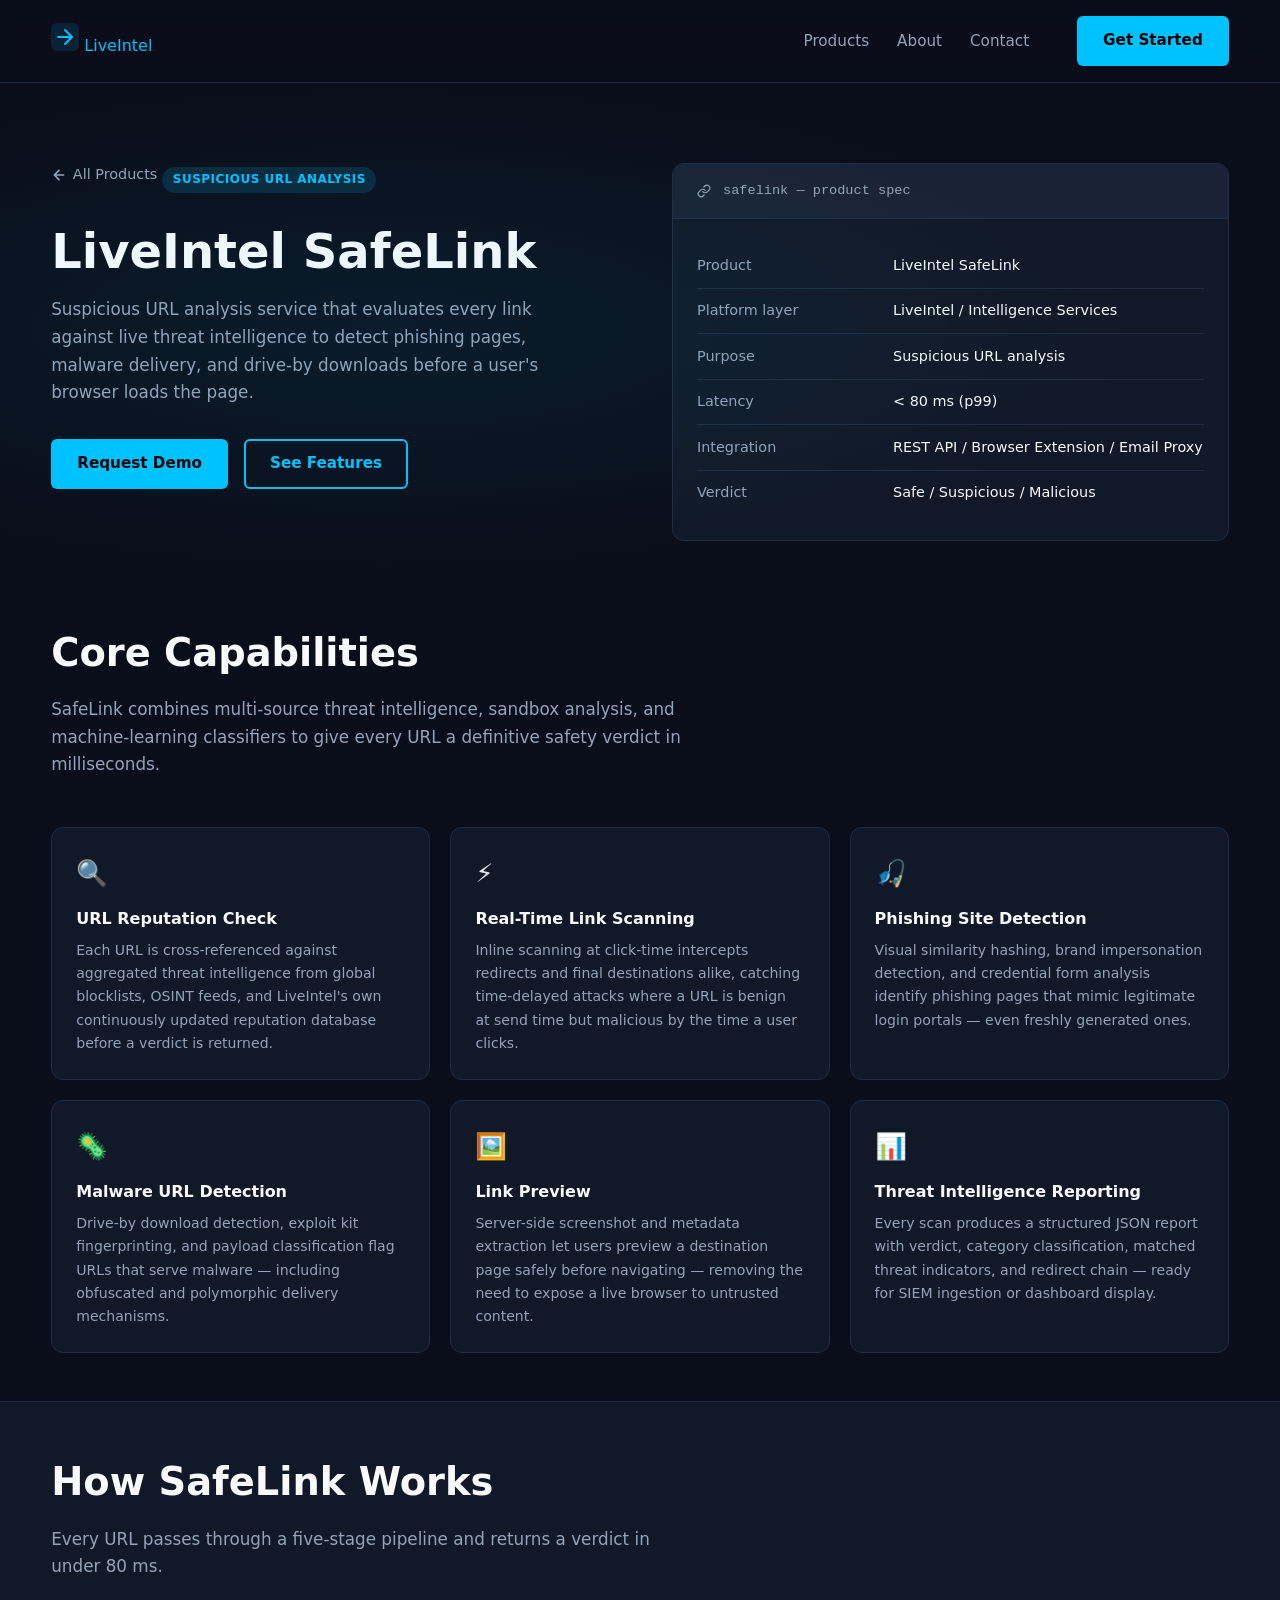
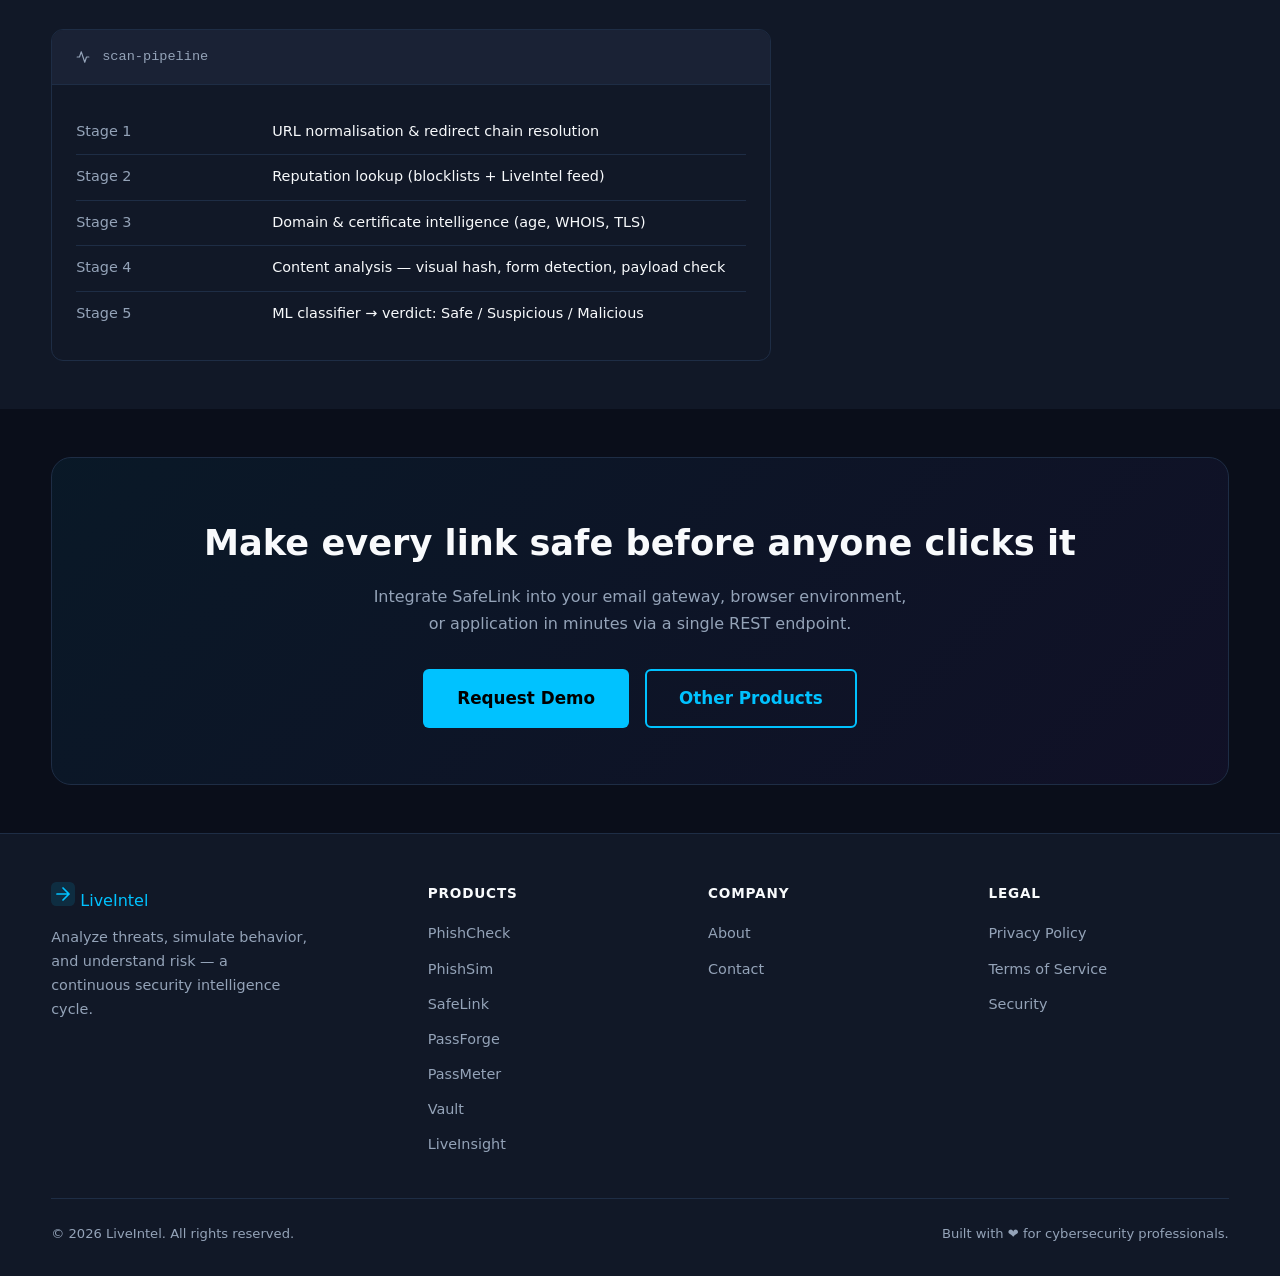
<file: products/safelink.html>
<!DOCTYPE html>
<html lang="en">
<head>
  <meta charset="UTF-8" />
  <meta name="viewport" content="width=device-width, initial-scale=1.0" />
  <meta name="description" content="LiveIntel SafeLink — Suspicious URL analysis covering URL reputation checks, real-time link scanning, phishing site detection, malware URL detection, and link previews." />
  <title>SafeLink | LiveIntel</title>
  <link rel="stylesheet" href="../css/styles.css" />
  <style>
    .fade-in { opacity: 0; transform: translateY(20px); transition: opacity .5s ease, transform .5s ease; }
    .fade-in.visible { opacity: 1; transform: none; }
  </style>
</head>
<body>

<!-- HEADER -->
<header class="site-header">
  <div class="container">
    <nav class="nav" aria-label="Main navigation">
      <a href="../index.html" class="nav-logo" aria-label="LiveIntel home">
        <svg width="28" height="28" viewBox="0 0 28 28" fill="none" aria-hidden="true">
          <rect width="28" height="28" rx="6" fill="#00c2ff" fill-opacity=".12"/>
          <path d="M7 14h14M14 7l7 7-7 7" stroke="#00c2ff" stroke-width="2" stroke-linecap="round" stroke-linejoin="round"/>
        </svg>
        Live<span>Intel</span>
      </a>
      <button class="nav-toggle" aria-controls="nav-links" aria-expanded="false" aria-label="Toggle navigation">
        <span></span><span></span><span></span>
      </button>
      <ul class="nav-links" id="nav-links" role="list">
        <li><a href="../index.html#products">Products</a></li>
        <li><a href="../index.html#about">About</a></li>
        <li><a href="../index.html#contact">Contact</a></li>
      </ul>
      <a href="../index.html#contact" class="btn btn-primary nav-cta">Get Started</a>
    </nav>
  </div>
</header>

<main>

  <!-- PRODUCT HERO -->
  <section class="product-hero" aria-labelledby="sl-title">
    <div class="container">
      <div class="product-hero-inner">
        <div>
          <a href="../index.html#products" class="product-hero-back">
            <svg width="16" height="16" viewBox="0 0 24 24" fill="none" stroke="currentColor" stroke-width="2.5" stroke-linecap="round" stroke-linejoin="round" aria-hidden="true"><path d="M19 12H5M12 19l-7-7 7-7"/></svg>
            All Products
          </a>
          <span class="badge badge-blue">Suspicious URL Analysis</span>
          <h1 class="product-hero-title" id="sl-title">LiveIntel SafeLink</h1>
          <p class="product-hero-desc">
            Suspicious URL analysis service that evaluates every link against live
            threat intelligence to detect phishing pages, malware delivery, and
            drive-by downloads before a user's browser loads the page.
          </p>
          <div style="display:flex; gap:1rem; flex-wrap:wrap;">
            <a href="../index.html#contact" class="btn btn-primary">Request Demo</a>
            <a href="#features" class="btn btn-outline">See Features</a>
          </div>
        </div>

        <!-- Mini spec card -->
        <div class="spec-box fade-in">
          <div class="spec-box-header">
            <svg width="14" height="14" viewBox="0 0 24 24" fill="none" stroke="currentColor" stroke-width="2" stroke-linecap="round" stroke-linejoin="round" aria-hidden="true"><path d="M10 13a5 5 0 0 0 7.54.54l3-3a5 5 0 0 0-7.07-7.07l-1.72 1.71"/><path d="M14 11a5 5 0 0 0-7.54-.54l-3 3a5 5 0 0 0 7.07 7.07l1.71-1.71"/></svg>
            safelink — product spec
          </div>
          <div class="spec-box-body">
            <div class="spec-row"><span class="spec-key">Product</span><span class="spec-val">LiveIntel SafeLink</span></div>
            <div class="spec-row"><span class="spec-key">Platform layer</span><span class="spec-val">LiveIntel / Intelligence Services</span></div>
            <div class="spec-row"><span class="spec-key">Purpose</span><span class="spec-val">Suspicious URL analysis</span></div>
            <div class="spec-row"><span class="spec-key">Latency</span><span class="spec-val">&lt; 80 ms (p99)</span></div>
            <div class="spec-row"><span class="spec-key">Integration</span><span class="spec-val">REST API / Browser Extension / Email Proxy</span></div>
            <div class="spec-row"><span class="spec-key">Verdict</span><span class="spec-val">Safe / Suspicious / Malicious</span></div>
          </div>
        </div>
      </div>
    </div>
  </section>

  <!-- FEATURES -->
  <section class="section" id="features" aria-labelledby="features-heading">
    <div class="container">
      <h2 class="section-title fade-in" id="features-heading">Core Capabilities</h2>
      <p class="section-subtitle fade-in">
        SafeLink combines multi-source threat intelligence, sandbox analysis, and
        machine-learning classifiers to give every URL a definitive safety verdict
        in milliseconds.
      </p>

      <div class="features-grid">

        <div class="feature-card fade-in">
          <div class="feature-icon" aria-hidden="true">🔍</div>
          <h3 class="feature-title">URL Reputation Check</h3>
          <p class="feature-desc">
            Each URL is cross-referenced against aggregated threat intelligence from
            global blocklists, OSINT feeds, and LiveIntel's own continuously updated
            reputation database before a verdict is returned.
          </p>
        </div>

        <div class="feature-card fade-in">
          <div class="feature-icon" aria-hidden="true">⚡</div>
          <h3 class="feature-title">Real-Time Link Scanning</h3>
          <p class="feature-desc">
            Inline scanning at click-time intercepts redirects and final destinations
            alike, catching time-delayed attacks where a URL is benign at send time
            but malicious by the time a user clicks.
          </p>
        </div>

        <div class="feature-card fade-in">
          <div class="feature-icon" aria-hidden="true">🎣</div>
          <h3 class="feature-title">Phishing Site Detection</h3>
          <p class="feature-desc">
            Visual similarity hashing, brand impersonation detection, and credential
            form analysis identify phishing pages that mimic legitimate login portals
            — even freshly generated ones.
          </p>
        </div>

        <div class="feature-card fade-in">
          <div class="feature-icon" aria-hidden="true">🦠</div>
          <h3 class="feature-title">Malware URL Detection</h3>
          <p class="feature-desc">
            Drive-by download detection, exploit kit fingerprinting, and payload
            classification flag URLs that serve malware — including obfuscated
            and polymorphic delivery mechanisms.
          </p>
        </div>

        <div class="feature-card fade-in">
          <div class="feature-icon" aria-hidden="true">🖼️</div>
          <h3 class="feature-title">Link Preview</h3>
          <p class="feature-desc">
            Server-side screenshot and metadata extraction let users preview a
            destination page safely before navigating — removing the need to expose
            a live browser to untrusted content.
          </p>
        </div>

        <div class="feature-card fade-in">
          <div class="feature-icon" aria-hidden="true">📊</div>
          <h3 class="feature-title">Threat Intelligence Reporting</h3>
          <p class="feature-desc">
            Every scan produces a structured JSON report with verdict, category
            classification, matched threat indicators, and redirect chain — ready
            for SIEM ingestion or dashboard display.
          </p>
        </div>

      </div>
    </div>
  </section>

  <!-- HOW IT WORKS -->
  <section class="section" style="background:var(--clr-surface); border-top:1px solid var(--clr-border);" aria-labelledby="how-heading">
    <div class="container">
      <h2 class="section-title fade-in" id="how-heading">How SafeLink Works</h2>
      <p class="section-subtitle fade-in">Every URL passes through a five-stage pipeline and returns a verdict in under 80 ms.</p>

      <div class="spec-box fade-in" style="max-width:720px;">
        <div class="spec-box-header">
          <svg width="14" height="14" viewBox="0 0 24 24" fill="none" stroke="currentColor" stroke-width="2" stroke-linecap="round" stroke-linejoin="round" aria-hidden="true"><polyline points="22 12 18 12 15 21 9 3 6 12 2 12"/></svg>
          scan-pipeline
        </div>
        <div class="spec-box-body">
          <div class="spec-row"><span class="spec-key">Stage 1</span><span class="spec-val">URL normalisation &amp; redirect chain resolution</span></div>
          <div class="spec-row"><span class="spec-key">Stage 2</span><span class="spec-val">Reputation lookup (blocklists + LiveIntel feed)</span></div>
          <div class="spec-row"><span class="spec-key">Stage 3</span><span class="spec-val">Domain &amp; certificate intelligence (age, WHOIS, TLS)</span></div>
          <div class="spec-row"><span class="spec-key">Stage 4</span><span class="spec-val">Content analysis — visual hash, form detection, payload check</span></div>
          <div class="spec-row"><span class="spec-key">Stage 5</span><span class="spec-val">ML classifier → verdict: Safe / Suspicious / Malicious</span></div>
        </div>
      </div>
    </div>
  </section>

  <!-- CTA -->
  <section class="section" aria-labelledby="cta-heading">
    <div class="container">
      <div class="cta-banner fade-in">
        <h2 class="cta-banner-title" id="cta-heading">Make every link safe before anyone clicks it</h2>
        <p class="cta-banner-desc">
          Integrate SafeLink into your email gateway, browser environment, or
          application in minutes via a single REST endpoint.
        </p>
        <div class="cta-banner-actions">
          <a href="../index.html#contact" class="btn btn-primary btn-lg">Request Demo</a>
          <a href="../index.html#products" class="btn btn-outline btn-lg">Other Products</a>
        </div>
      </div>
    </div>
  </section>

</main>

<!-- FOOTER -->
<footer class="site-footer" aria-label="Site footer">
  <div class="container">
    <div class="footer-grid">
      <div class="footer-brand">
        <a href="../index.html" class="nav-logo" aria-label="LiveIntel home">
          <svg width="24" height="24" viewBox="0 0 28 28" fill="none" aria-hidden="true">
            <rect width="28" height="28" rx="6" fill="#00c2ff" fill-opacity=".12"/>
            <path d="M7 14h14M14 7l7 7-7 7" stroke="#00c2ff" stroke-width="2" stroke-linecap="round" stroke-linejoin="round"/>
          </svg>
          Live<span>Intel</span>
        </a>
        <p>Analyze threats, simulate behavior, and understand risk — a continuous security intelligence cycle.</p>
      </div>
      <nav aria-label="Products footer links">
        <h3 class="footer-col-title">Products</h3>
        <ul class="footer-links" role="list">
          <li><a href="phishcheck.html">PhishCheck</a></li>
          <li><a href="phishsim.html">PhishSim</a></li>
          <li><a href="safelink.html">SafeLink</a></li>
          <li><a href="passforge.html">PassForge</a></li>
          <li><a href="passmeter.html">PassMeter</a></li>
          <li><a href="vault.html">Vault</a></li>
          <li><a href="liveinsight.html">LiveInsight</a></li>
        </ul>
      </nav>
      <nav aria-label="Company footer links">
        <h3 class="footer-col-title">Company</h3>
        <ul class="footer-links" role="list">
          <li><a href="../index.html#about">About</a></li>
          <li><a href="../index.html#contact">Contact</a></li>
        </ul>
      </nav>
      <nav aria-label="Legal footer links">
        <h3 class="footer-col-title">Legal</h3>
        <ul class="footer-links" role="list">
          <li><a href="../legal/privacy-policy.html">Privacy Policy</a></li>
          <li><a href="../legal/terms-of-service.html">Terms of Service</a></li>
          <li><a href="../legal/security.html">Security</a></li>
        </ul>
      </nav>
    </div>
    <div class="footer-bottom">
      <p>&copy; <span id="year"></span> LiveIntel. All rights reserved.</p>
      <p>Built with ❤ for cybersecurity professionals.</p>
    </div>
  </div>
</footer>

<script src="../js/main.js"></script>
<script>document.getElementById('year').textContent = new Date().getFullYear();</script>
</body>
</html>
</file>
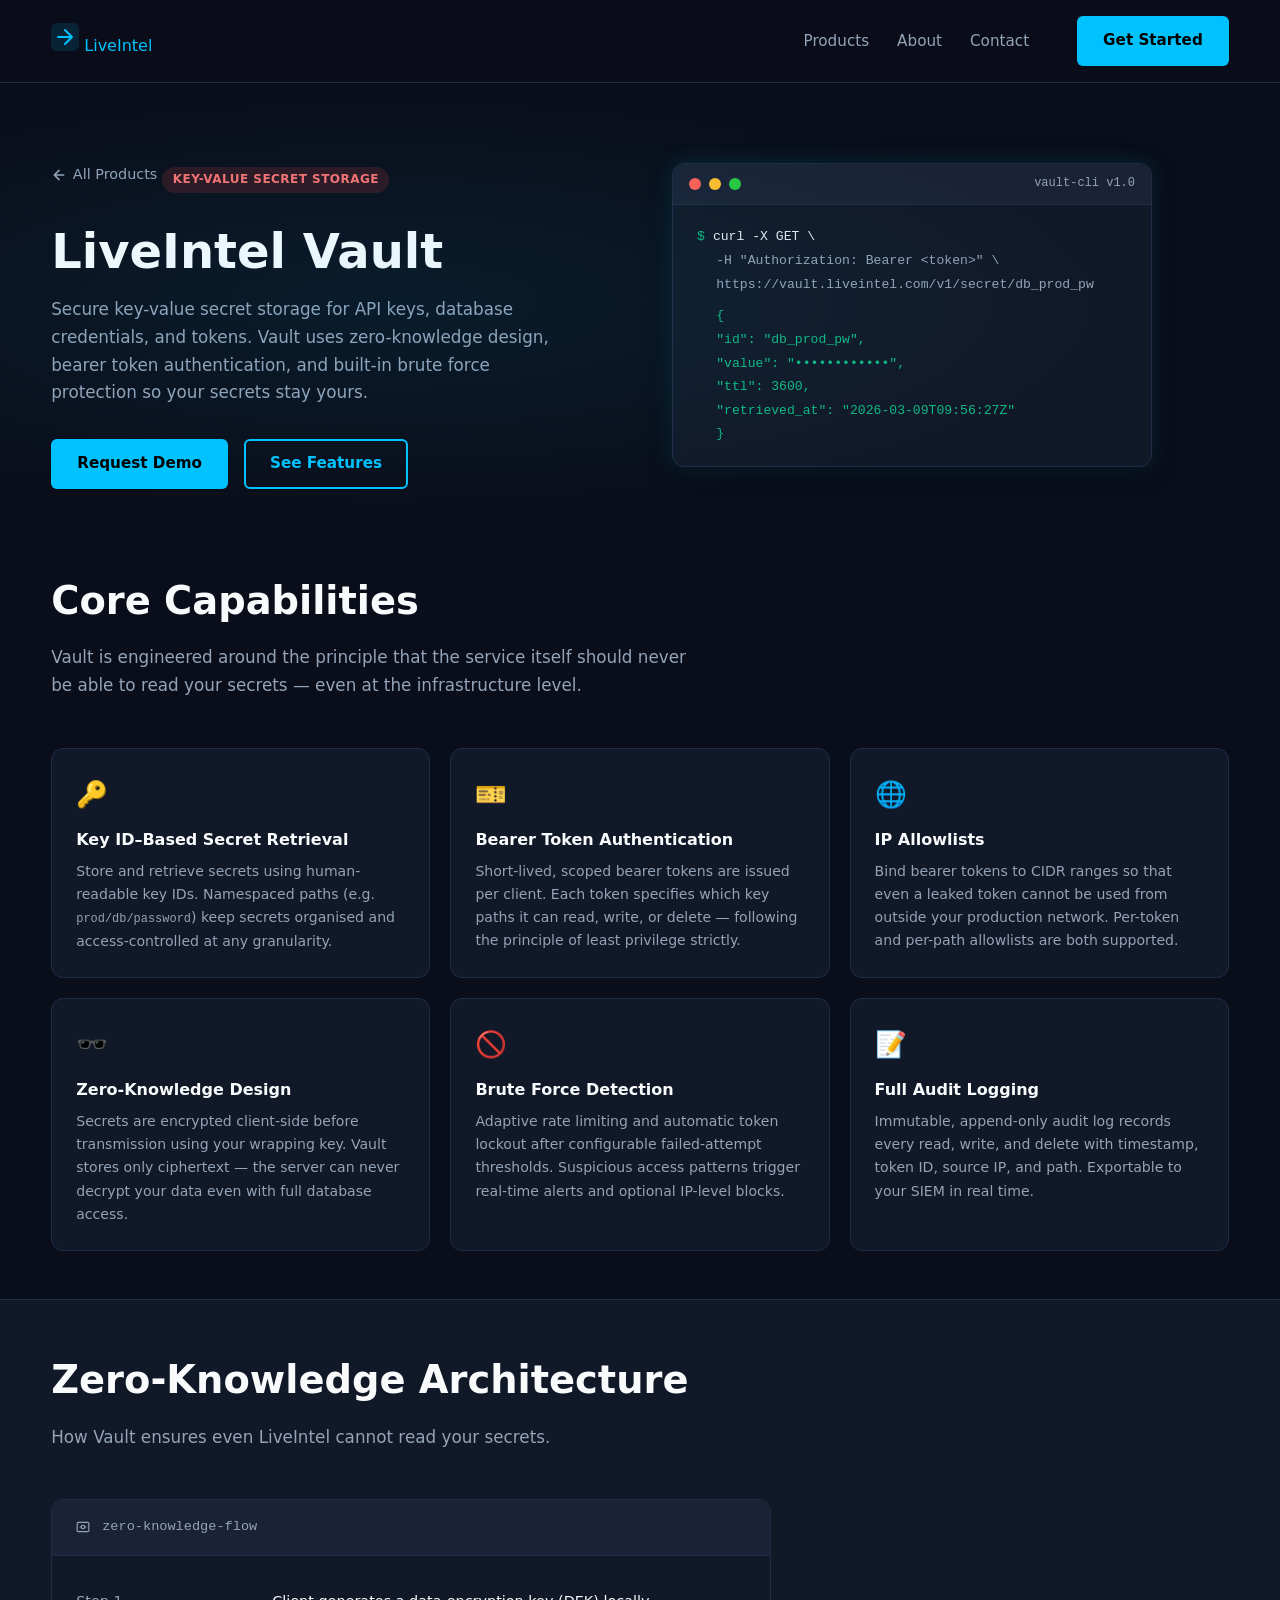
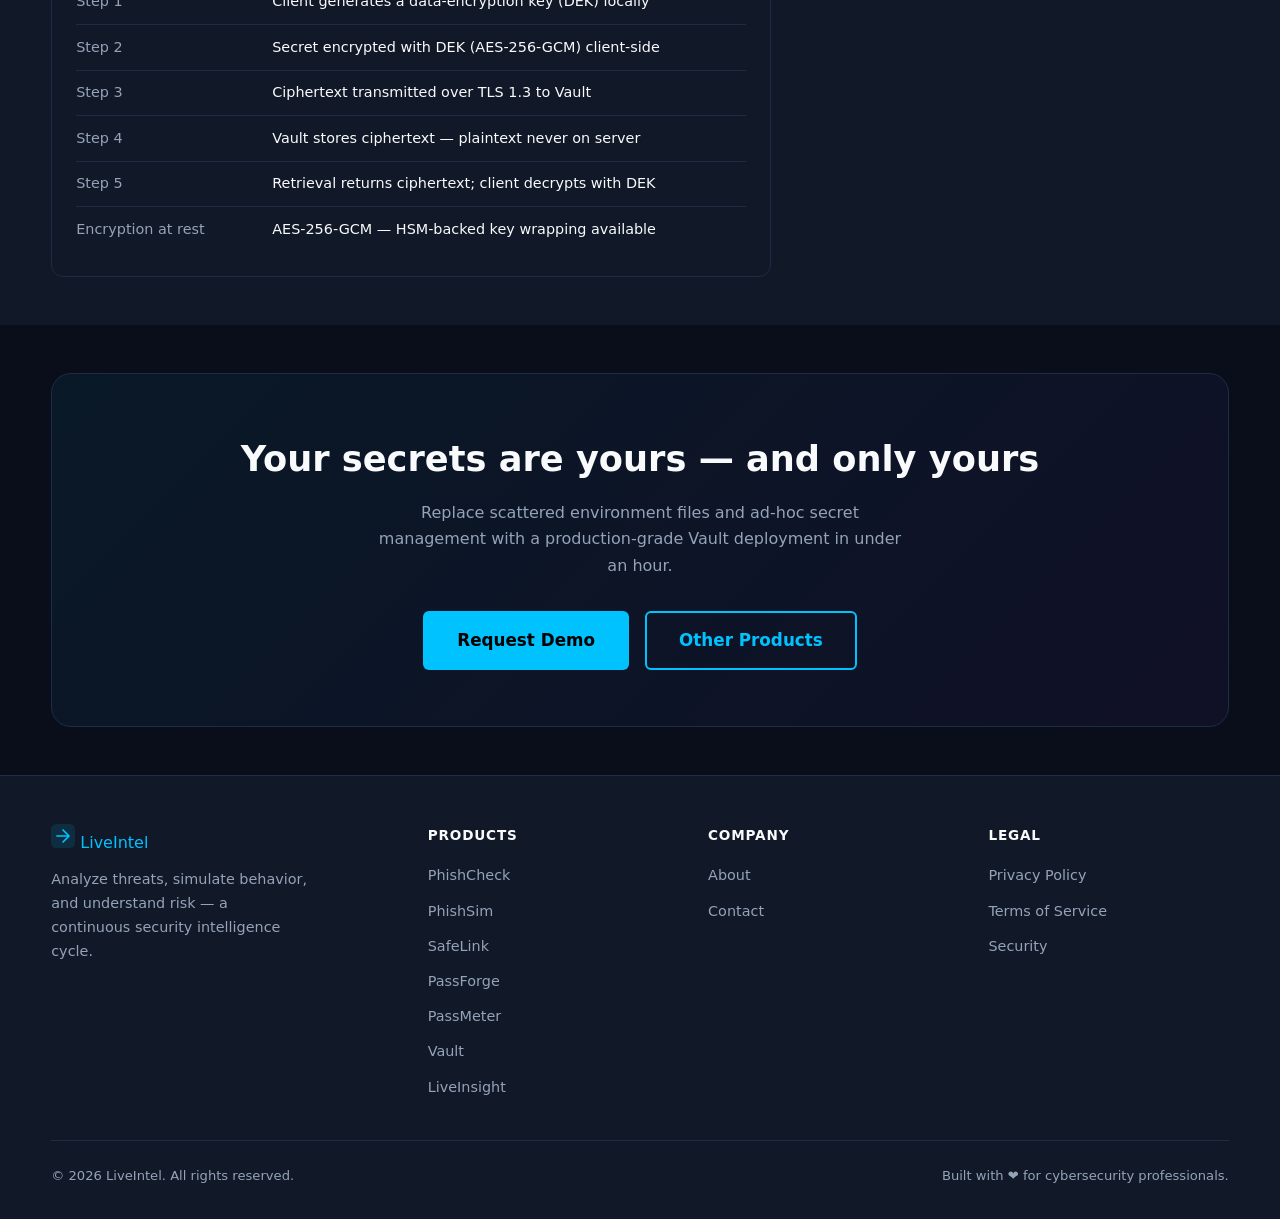
<file: products/vault.html>
<!DOCTYPE html>
<html lang="en">
<head>
  <meta charset="UTF-8" />
  <meta name="viewport" content="width=device-width, initial-scale=1.0" />
  <meta name="description" content="LiveIntel Vault — Secure key-value secret storage with key ID access, bearer token authentication, IP allowlists, zero-knowledge design, and brute force detection." />
  <title>Vault | LiveIntel</title>
  <link rel="stylesheet" href="../css/styles.css" />
  <style>
    .fade-in { opacity: 0; transform: translateY(20px); transition: opacity .5s ease, transform .5s ease; }
    .fade-in.visible { opacity: 1; transform: none; }
  </style>
</head>
<body>

<!-- HEADER -->
<header class="site-header">
  <div class="container">
    <nav class="nav" aria-label="Main navigation">
      <a href="../index.html" class="nav-logo" aria-label="LiveIntel home">
        <svg width="28" height="28" viewBox="0 0 28 28" fill="none" aria-hidden="true">
          <rect width="28" height="28" rx="6" fill="#00c2ff" fill-opacity=".12"/>
          <path d="M7 14h14M14 7l7 7-7 7" stroke="#00c2ff" stroke-width="2" stroke-linecap="round" stroke-linejoin="round"/>
        </svg>
        Live<span>Intel</span>
      </a>
      <button class="nav-toggle" aria-controls="nav-links" aria-expanded="false" aria-label="Toggle navigation">
        <span></span><span></span><span></span>
      </button>
      <ul class="nav-links" id="nav-links" role="list">
        <li><a href="../index.html#products">Products</a></li>
        <li><a href="../index.html#about">About</a></li>
        <li><a href="../index.html#contact">Contact</a></li>
      </ul>
      <a href="../index.html#contact" class="btn btn-primary nav-cta">Get Started</a>
    </nav>
  </div>
</header>

<main>

  <!-- PRODUCT HERO -->
  <section class="product-hero" aria-labelledby="vt-title">
    <div class="container">
      <div class="product-hero-inner">
        <div>
          <a href="../index.html#products" class="product-hero-back">
            <svg width="16" height="16" viewBox="0 0 24 24" fill="none" stroke="currentColor" stroke-width="2.5" stroke-linecap="round" stroke-linejoin="round" aria-hidden="true"><path d="M19 12H5M12 19l-7-7 7-7"/></svg>
            All Products
          </a>
          <span class="badge badge-red">Key-Value Secret Storage</span>
          <h1 class="product-hero-title" id="vt-title">LiveIntel Vault</h1>
          <p class="product-hero-desc">
            Secure key-value secret storage for API keys, database credentials, and
            tokens. Vault uses zero-knowledge design, bearer token authentication,
            and built-in brute force protection so your secrets stay yours.
          </p>
          <div style="display:flex; gap:1rem; flex-wrap:wrap;">
            <a href="../index.html#contact" class="btn btn-primary">Request Demo</a>
            <a href="#features" class="btn btn-outline">See Features</a>
          </div>
        </div>

        <!-- Terminal demo -->
        <div class="fade-in">
          <div class="hero-terminal" role="img" aria-label="Vault API demo">
            <div class="terminal-bar">
              <span class="terminal-dot dot-red"    aria-hidden="true"></span>
              <span class="terminal-dot dot-yellow" aria-hidden="true"></span>
              <span class="terminal-dot dot-green"  aria-hidden="true"></span>
              <span class="terminal-title">vault-cli v1.0</span>
            </div>
            <div class="terminal-body" aria-hidden="true">
              <div class="terminal-line"><span class="t-prompt">$</span><span class="t-cmd"> curl -X GET \</span></div>
              <div class="terminal-line"><span class="t-out">  -H "Authorization: Bearer &lt;token&gt;" \</span></div>
              <div class="terminal-line"><span class="t-out">  https://vault.liveintel.com/v1/secret/db_prod_pw</span></div>
              <div class="terminal-line" style="margin-top:.5rem"><span class="t-out t-ok">{</span></div>
              <div class="terminal-line"><span class="t-out t-ok">  "id": "db_prod_pw",</span></div>
              <div class="terminal-line"><span class="t-out t-ok">  "value": "••••••••••••",</span></div>
              <div class="terminal-line"><span class="t-out t-ok">  "ttl": 3600,</span></div>
              <div class="terminal-line"><span class="t-out t-ok">  "retrieved_at": "2026-03-09T09:56:27Z"</span></div>
              <div class="terminal-line"><span class="t-out t-ok">}</span></div>
            </div>
          </div>
        </div>

      </div>
    </div>
  </section>

  <!-- FEATURES -->
  <section class="section" id="features" aria-labelledby="features-heading">
    <div class="container">
      <h2 class="section-title fade-in" id="features-heading">Core Capabilities</h2>
      <p class="section-subtitle fade-in">
        Vault is engineered around the principle that the service itself should
        never be able to read your secrets — even at the infrastructure level.
      </p>

      <div class="features-grid">

        <div class="feature-card fade-in">
          <div class="feature-icon" aria-hidden="true">🔑</div>
          <h3 class="feature-title">Key ID–Based Secret Retrieval</h3>
          <p class="feature-desc">
            Store and retrieve secrets using human-readable key IDs. Namespaced
            paths (e.g. <code style="font-family:var(--font-mono);font-size:.85em;">prod/db/password</code>) keep secrets organised
            and access-controlled at any granularity.
          </p>
        </div>

        <div class="feature-card fade-in">
          <div class="feature-icon" aria-hidden="true">🎫</div>
          <h3 class="feature-title">Bearer Token Authentication</h3>
          <p class="feature-desc">
            Short-lived, scoped bearer tokens are issued per client. Each token
            specifies which key paths it can read, write, or delete — following the
            principle of least privilege strictly.
          </p>
        </div>

        <div class="feature-card fade-in">
          <div class="feature-icon" aria-hidden="true">🌐</div>
          <h3 class="feature-title">IP Allowlists</h3>
          <p class="feature-desc">
            Bind bearer tokens to CIDR ranges so that even a leaked token cannot
            be used from outside your production network. Per-token and per-path
            allowlists are both supported.
          </p>
        </div>

        <div class="feature-card fade-in">
          <div class="feature-icon" aria-hidden="true">🕶️</div>
          <h3 class="feature-title">Zero-Knowledge Design</h3>
          <p class="feature-desc">
            Secrets are encrypted client-side before transmission using your
            wrapping key. Vault stores only ciphertext — the server can never
            decrypt your data even with full database access.
          </p>
        </div>

        <div class="feature-card fade-in">
          <div class="feature-icon" aria-hidden="true">🚫</div>
          <h3 class="feature-title">Brute Force Detection</h3>
          <p class="feature-desc">
            Adaptive rate limiting and automatic token lockout after configurable
            failed-attempt thresholds. Suspicious access patterns trigger real-time
            alerts and optional IP-level blocks.
          </p>
        </div>

        <div class="feature-card fade-in">
          <div class="feature-icon" aria-hidden="true">📝</div>
          <h3 class="feature-title">Full Audit Logging</h3>
          <p class="feature-desc">
            Immutable, append-only audit log records every read, write, and delete
            with timestamp, token ID, source IP, and path. Exportable to your SIEM
            in real time.
          </p>
        </div>

      </div>
    </div>
  </section>

  <!-- ARCHITECTURE -->
  <section class="section" style="background:var(--clr-surface); border-top:1px solid var(--clr-border);" aria-labelledby="arch-heading">
    <div class="container">
      <h2 class="section-title fade-in" id="arch-heading">Zero-Knowledge Architecture</h2>
      <p class="section-subtitle fade-in">How Vault ensures even LiveIntel cannot read your secrets.</p>

      <div class="spec-box fade-in" style="max-width:720px;">
        <div class="spec-box-header">
          <svg width="14" height="14" viewBox="0 0 24 24" fill="none" stroke="currentColor" stroke-width="2" stroke-linecap="round" stroke-linejoin="round" aria-hidden="true"><rect x="2" y="4" width="20" height="16" rx="2"/><circle cx="12" cy="12" r="3"/><path d="M7 12h2M15 12h2"/></svg>
          zero-knowledge-flow
        </div>
        <div class="spec-box-body">
          <div class="spec-row"><span class="spec-key">Step 1</span><span class="spec-val">Client generates a data-encryption key (DEK) locally</span></div>
          <div class="spec-row"><span class="spec-key">Step 2</span><span class="spec-val">Secret encrypted with DEK (AES-256-GCM) client-side</span></div>
          <div class="spec-row"><span class="spec-key">Step 3</span><span class="spec-val">Ciphertext transmitted over TLS 1.3 to Vault</span></div>
          <div class="spec-row"><span class="spec-key">Step 4</span><span class="spec-val">Vault stores ciphertext — plaintext never on server</span></div>
          <div class="spec-row"><span class="spec-key">Step 5</span><span class="spec-val">Retrieval returns ciphertext; client decrypts with DEK</span></div>
          <div class="spec-row"><span class="spec-key">Encryption at rest</span><span class="spec-val">AES-256-GCM — HSM-backed key wrapping available</span></div>
        </div>
      </div>
    </div>
  </section>

  <!-- CTA -->
  <section class="section" aria-labelledby="cta-heading">
    <div class="container">
      <div class="cta-banner fade-in">
        <h2 class="cta-banner-title" id="cta-heading">Your secrets are yours — and only yours</h2>
        <p class="cta-banner-desc">
          Replace scattered environment files and ad-hoc secret management with
          a production-grade Vault deployment in under an hour.
        </p>
        <div class="cta-banner-actions">
          <a href="../index.html#contact" class="btn btn-primary btn-lg">Request Demo</a>
          <a href="../index.html#products" class="btn btn-outline btn-lg">Other Products</a>
        </div>
      </div>
    </div>
  </section>

</main>

<!-- FOOTER -->
<footer class="site-footer" aria-label="Site footer">
  <div class="container">
    <div class="footer-grid">
      <div class="footer-brand">
        <a href="../index.html" class="nav-logo" aria-label="LiveIntel home">
          <svg width="24" height="24" viewBox="0 0 28 28" fill="none" aria-hidden="true">
            <rect width="28" height="28" rx="6" fill="#00c2ff" fill-opacity=".12"/>
            <path d="M7 14h14M14 7l7 7-7 7" stroke="#00c2ff" stroke-width="2" stroke-linecap="round" stroke-linejoin="round"/>
          </svg>
          Live<span>Intel</span>
        </a>
        <p>Analyze threats, simulate behavior, and understand risk — a continuous security intelligence cycle.</p>
      </div>
      <nav aria-label="Products footer links">
        <h3 class="footer-col-title">Products</h3>
        <ul class="footer-links" role="list">
          <li><a href="phishcheck.html">PhishCheck</a></li>
          <li><a href="phishsim.html">PhishSim</a></li>
          <li><a href="safelink.html">SafeLink</a></li>
          <li><a href="passforge.html">PassForge</a></li>
          <li><a href="passmeter.html">PassMeter</a></li>
          <li><a href="vault.html">Vault</a></li>
          <li><a href="liveinsight.html">LiveInsight</a></li>
        </ul>
      </nav>
      <nav aria-label="Company footer links">
        <h3 class="footer-col-title">Company</h3>
        <ul class="footer-links" role="list">
          <li><a href="../index.html#about">About</a></li>
          <li><a href="../index.html#contact">Contact</a></li>
        </ul>
      </nav>
      <nav aria-label="Legal footer links">
        <h3 class="footer-col-title">Legal</h3>
        <ul class="footer-links" role="list">
          <li><a href="../legal/privacy-policy.html">Privacy Policy</a></li>
          <li><a href="../legal/terms-of-service.html">Terms of Service</a></li>
          <li><a href="../legal/security.html">Security</a></li>
        </ul>
      </nav>
    </div>
    <div class="footer-bottom">
      <p>&copy; <span id="year"></span> LiveIntel. All rights reserved.</p>
      <p>Built with ❤ for cybersecurity professionals.</p>
    </div>
  </div>
</footer>

<script src="../js/main.js"></script>
<script>document.getElementById('year').textContent = new Date().getFullYear();</script>
</body>
</html>
</file>
<file: css/styles.css>
/* =========================================================
   LiveIntel – Global Stylesheet
   ========================================================= */

/* ---------- Reset & Custom Properties ------------------- */
*, *::before, *::after {
  box-sizing: border-box;
  margin: 0;
  padding: 0;
}

:root {
  --clr-bg:          #0a0e1a;
  --clr-surface:     #111827;
  --clr-surface-2:   #1a2235;
  --clr-border:      #1e2d45;
  --clr-primary:     #00c2ff;
  --clr-primary-dim: #0099cc;
  --clr-accent:      #7c3aed;
  --clr-accent-2:    #10b981;
  --clr-danger:      #ef4444;
  --clr-warning:     #f59e0b;
  --clr-text:        #e2e8f0;
  --clr-text-muted:  #94a3b8;
  --clr-heading:     #f8fafc;
  --radius-sm:       6px;
  --radius-md:       12px;
  --radius-lg:       20px;
  --shadow-card:     0 4px 24px rgba(0,0,0,.45);
  --shadow-glow:     0 0 20px rgba(0,194,255,.18);
  --font-sans:       'Segoe UI', system-ui, -apple-system, sans-serif;
  --font-mono:       'Cascadia Code', 'Fira Code', 'Courier New', monospace;
  --transition:      .25s ease;
}

html {
  scroll-behavior: smooth;
}

body {
  background: var(--clr-bg);
  color: var(--clr-text);
  font-family: var(--font-sans);
  line-height: 1.65;
  min-height: 100vh;
}

img { max-width: 100%; display: block; }
a  { color: var(--clr-primary); text-decoration: none; }
a:hover { text-decoration: underline; }

/* ---------- Utility ------------------------------------ */
.container {
  width: min(1200px, 92%);
  margin-inline: auto;
}

.section {
  padding-block: 3rem;
}

.section-title {
  font-size: clamp(1.6rem, 3vw, 2.4rem);
  font-weight: 700;
  color: var(--clr-heading);
  margin-bottom: .75rem;
}

.section-subtitle {
  color: var(--clr-text-muted);
  font-size: 1.05rem;
  margin-bottom: 3rem;
  max-width: 640px;
}

.badge {
  display: inline-block;
  padding: .2rem .65rem;
  border-radius: 999px;
  font-size: .75rem;
  font-weight: 600;
  letter-spacing: .04em;
  text-transform: uppercase;
}

.badge-blue    { background: rgba(0,194,255,.15); color: var(--clr-primary); }
.badge-purple  { background: rgba(124,58,237,.15); color: #a78bfa; }
.badge-green   { background: rgba(16,185,129,.15); color: var(--clr-accent-2); }
.badge-red     { background: rgba(239,68,68,.15);  color: #f87171; }
.badge-yellow  { background: rgba(245,158,11,.15); color: #fbbf24; }

.btn {
  display: inline-flex;
  align-items: center;
  gap: .45rem;
  padding: .65rem 1.5rem;
  border-radius: var(--radius-sm);
  font-size: .95rem;
  font-weight: 600;
  cursor: pointer;
  border: 2px solid transparent;
  transition: var(--transition);
  white-space: nowrap;
}

.btn-primary {
  background: var(--clr-primary);
  color: #000;
}
.btn-primary:hover {
  background: var(--clr-primary-dim);
  text-decoration: none;
}

.btn-outline {
  background: transparent;
  border-color: var(--clr-primary);
  color: var(--clr-primary);
}
.btn-outline:hover {
  background: rgba(0,194,255,.08);
  text-decoration: none;
}

.btn-lg {
  padding: .85rem 2rem;
  font-size: 1.05rem;
}

/* ---------- Header / Nav ------------------------------- */
.site-header {
  position: sticky;
  top: 0;
  z-index: 100;
  background: rgba(10,14,26,.9);
  backdrop-filter: blur(12px);
  border-bottom: 1px solid var(--clr-border);
}

.nav {
  display: flex;
  align-items: center;
  gap: 2rem;
  padding-block: 1rem;
}

.brand-lockup {
  display: flex;
  align-items: center;
  gap: .6rem;
  color: var(--brand-wordmark-color, var(--clr-heading));
  flex-shrink: 0;
  text-decoration: none;
}

.brand-lockup svg { flex-shrink: 0; }

.brand-lockup:hover,
.brand-lockup:focus {
  color: var(--brand-wordmark-color, var(--clr-heading));
  text-decoration: none;
}

.brand-wordmark {
  color: currentColor;
  font-family: ui-monospace, SFMono-Regular, Menlo, Monaco, Consolas, "Liberation Mono", monospace;
  font-size: 1.3rem;
  font-weight: 700;
  letter-spacing: 0;
  line-height: 1;
  white-space: nowrap;
}

.brand-lockup--on-light {
  --brand-wordmark-color: #0f172a;
}

.nav-links {
  display: flex;
  align-items: center;
  gap: 1.75rem;
  list-style: none;
  margin-left: auto;
}

.nav-links a {
  color: var(--clr-text-muted);
  font-size: .95rem;
  font-weight: 500;
  transition: color var(--transition);
}

.nav-links a:hover,
.nav-links a.active {
  color: var(--clr-primary);
  text-decoration: none;
}

.nav-cta { margin-left: 1rem; }

.nav-toggle {
  display: none;
  flex-direction: column;
  gap: 5px;
  background: none;
  border: none;
  cursor: pointer;
  padding: .25rem;
  margin-left: auto;
}

.nav-toggle span {
  display: block;
  width: 24px;
  height: 2px;
  background: var(--clr-text);
  border-radius: 2px;
  transition: var(--transition);
}

/* ---------- Hero --------------------------------------- */
.hero {
  padding-block: 7rem 5rem;
  position: relative;
  overflow: hidden;
}

.hero::before {
  content: '';
  position: absolute;
  inset: 0;
  background: radial-gradient(ellipse 70% 60% at 50% -10%, rgba(0,194,255,.12), transparent);
  pointer-events: none;
}

.hero-grid {
  display: grid;
  grid-template-columns: 1fr 1fr;
  align-items: center;
  gap: 4rem;
}

.hero-eyebrow {
  display: flex;
  align-items: center;
  gap: .5rem;
  margin-bottom: 1.25rem;
}

.hero-eyebrow-dot {
  width: 8px;
  height: 8px;
  border-radius: 50%;
  background: var(--clr-primary);
  animation: pulse 2s infinite;
}

@keyframes pulse {
  0%, 100% { opacity: 1; transform: scale(1); }
  50%       { opacity: .5; transform: scale(1.4); }
}

.hero-title {
  font-size: clamp(2.2rem, 5vw, 3.6rem);
  font-weight: 800;
  color: var(--clr-heading);
  line-height: 1.15;
  margin-bottom: 1.25rem;
}

.hero-title span { color: var(--clr-primary); }

.hero-desc {
  font-size: 1.1rem;
  color: var(--clr-text-muted);
  max-width: 520px;
  margin-bottom: 2.25rem;
}

.hero-actions {
  display: flex;
  flex-wrap: wrap;
  gap: 1rem;
  align-items: center;
}

/* Hero visual */
.hero-visual {
  display: flex;
  justify-content: center;
}

.hero-terminal {
  background: var(--clr-surface);
  border: 1px solid var(--clr-border);
  border-radius: var(--radius-md);
  width: 100%;
  max-width: 480px;
  box-shadow: var(--shadow-card), var(--shadow-glow);
  overflow: hidden;
}

.terminal-bar {
  display: flex;
  align-items: center;
  gap: .5rem;
  padding: .65rem 1rem;
  background: var(--clr-surface-2);
  border-bottom: 1px solid var(--clr-border);
}

.terminal-dot {
  width: 12px; height: 12px; border-radius: 50%;
}
.dot-red    { background: #ff5f57; }
.dot-yellow { background: #febc2e; }
.dot-green  { background: #28c840; }

.terminal-title {
  margin-left: auto;
  font-size: .75rem;
  color: var(--clr-text-muted);
  font-family: var(--font-mono);
}

.terminal-body {
  padding: 1.25rem 1.5rem;
  font-family: var(--font-mono);
  font-size: .82rem;
  line-height: 1.8;
}

.terminal-line { display: flex; gap: .5rem; }
.t-prompt { color: var(--clr-accent-2); }
.t-cmd    { color: var(--clr-text); }
.t-out    { color: var(--clr-text-muted); padding-left: 1.2rem; }
.t-ok     { color: var(--clr-accent-2); }
.t-warn   { color: var(--clr-warning); }
.t-err    { color: var(--clr-danger); }
.t-info   { color: var(--clr-primary); }

/* ---------- Products Section --------------------------- */
.products-grid {
  display: grid;
  grid-template-columns: repeat(auto-fill, minmax(320px, 1fr));
  gap: 1.5rem;
}

.product-card {
  background: var(--clr-surface);
  border: 1px solid var(--clr-border);
  border-radius: var(--radius-md);
  padding: 1.75rem;
  display: flex;
  flex-direction: column;
  gap: 1rem;
  transition: border-color var(--transition), box-shadow var(--transition), transform var(--transition);
}

.product-card:hover {
  border-color: var(--clr-primary);
  box-shadow: var(--shadow-glow);
  transform: translateY(-3px);
  text-decoration: none;
}

.product-card-icon {
  width: 48px;
  height: 48px;
  border-radius: var(--radius-sm);
  display: flex;
  align-items: center;
  justify-content: center;
}

.icon-blue   { background: rgba(0,194,255,.12); color: var(--clr-primary); }
.icon-purple { background: rgba(124,58,237,.12); color: #a78bfa; }
.icon-green  { background: rgba(16,185,129,.12); color: var(--clr-accent-2); }
.icon-red    { background: rgba(239,68,68,.12);  color: #f87171; }
.icon-yellow { background: rgba(245,158,11,.12); color: #fbbf24; }

.product-card-name {
  font-size: 1.1rem;
  font-weight: 700;
  color: var(--clr-heading);
}

.product-card-purpose {
  font-size: .88rem;
  color: var(--clr-text-muted);
  font-style: italic;
}

.product-card-desc {
  font-size: .92rem;
  color: var(--clr-text);
  flex: 1;
}

.product-card-link {
  display: inline-flex;
  align-items: center;
  gap: .35rem;
  font-size: .9rem;
  font-weight: 600;
  color: var(--clr-primary);
  margin-top: auto;
  transition: gap var(--transition);
}

.product-card-link:hover {
  gap: .6rem;
  text-decoration: none;
}

/* ---------- Function tags ------------------------------ */
.func-list {
  display: flex;
  flex-wrap: wrap;
  gap: .5rem;
  list-style: none;
}

.func-tag {
  background: var(--clr-surface-2);
  border: 1px solid var(--clr-border);
  border-radius: 999px;
  padding: .25rem .75rem;
  font-size: .8rem;
  color: var(--clr-text-muted);
  font-family: var(--font-mono);
}

/* ---------- Product Detail Page ------------------------ */
.product-hero {
  padding-block: 5rem 2rem;
  position: relative;
  overflow: hidden;
}

.product-hero::before {
  content: '';
  position: absolute;
  inset: 0;
  background: radial-gradient(ellipse 60% 50% at 30% 50%, rgba(0,194,255,.08), transparent);
  pointer-events: none;
}

.product-hero-inner {
  display: grid;
  grid-template-columns: 1fr 1fr;
  gap: 4rem;
  align-items: start;
}

.product-hero-back {
  display: inline-flex;
  align-items: center;
  gap: .35rem;
  color: var(--clr-text-muted);
  font-size: .9rem;
  margin-bottom: 1.5rem;
  transition: color var(--transition);
}
.product-hero-back:hover { color: var(--clr-primary); text-decoration: none; }

.product-hero-title {
  font-size: clamp(2rem, 4vw, 3rem);
  font-weight: 800;
  color: var(--clr-heading);
  margin-block: .75rem 1rem;
  line-height: 1.2;
}

.product-hero-desc {
  font-size: 1.05rem;
  color: var(--clr-text-muted);
  max-width: 500px;
  margin-bottom: 2rem;
}

/* Features grid on product pages */
.features-grid {
  display: grid;
  grid-template-columns: repeat(auto-fill, minmax(280px, 1fr));
  gap: 1.25rem;
}

.feature-card {
  background: var(--clr-surface);
  border: 1px solid var(--clr-border);
  border-radius: var(--radius-md);
  padding: 1.5rem;
  transition: border-color var(--transition);
}

.feature-card:hover {
  border-color: rgba(0,194,255,.4);
}

.feature-icon {
  font-size: 1.6rem;
  margin-bottom: .75rem;
}

.feature-title {
  font-size: 1rem;
  font-weight: 700;
  color: var(--clr-heading);
  margin-bottom: .4rem;
}

.feature-desc {
  font-size: .88rem;
  color: var(--clr-text-muted);
}

/* Architecture / specs box */
.spec-box {
  background: var(--clr-surface);
  border: 1px solid var(--clr-border);
  border-radius: var(--radius-md);
  overflow: hidden;
}

.spec-box-header {
  display: flex;
  align-items: center;
  gap: .75rem;
  padding: 1rem 1.5rem;
  background: var(--clr-surface-2);
  border-bottom: 1px solid var(--clr-border);
  font-size: .85rem;
  font-family: var(--font-mono);
  color: var(--clr-text-muted);
}

.spec-box-body {
  padding: 1.5rem;
}

.spec-row {
  display: flex;
  gap: 1rem;
  padding: .65rem 0;
  border-bottom: 1px solid var(--clr-border);
  font-size: .9rem;
}

.spec-row:last-child { border-bottom: none; }

.spec-key {
  color: var(--clr-text-muted);
  min-width: 180px;
  flex-shrink: 0;
}

.spec-val {
  color: var(--clr-heading);
  font-weight: 500;
}

/* ---------- CTA Banner --------------------------------- */
.cta-banner {
  background: linear-gradient(135deg, rgba(0,194,255,.06), rgba(124,58,237,.06));
  border: 1px solid var(--clr-border);
  border-radius: var(--radius-lg);
  padding: 3.5rem 3rem;
  text-align: center;
}

.cta-banner-title {
  font-size: clamp(1.5rem, 3vw, 2.2rem);
  font-weight: 700;
  color: var(--clr-heading);
  margin-bottom: .75rem;
}

.cta-banner-desc {
  color: var(--clr-text-muted);
  font-size: 1rem;
  margin-bottom: 2rem;
  max-width: 540px;
  margin-inline: auto;
}

.cta-banner-actions {
  display: flex;
  gap: 1rem;
  justify-content: center;
  flex-wrap: wrap;
}

/* ---------- Footer ------------------------------------- */
.site-footer {
  background: var(--clr-surface);
  border-top: 1px solid var(--clr-border);
  padding-block: 3rem 2rem;
}

.footer-grid {
  display: grid;
  grid-template-columns: 1.4fr repeat(3, 1fr);
  gap: 2.5rem;
  margin-bottom: 2.5rem;
}

.footer-brand p {
  font-size: .9rem;
  color: var(--clr-text-muted);
  margin-top: .75rem;
  max-width: 260px;
}

.footer-col-title {
  font-size: .85rem;
  font-weight: 700;
  text-transform: uppercase;
  letter-spacing: .06em;
  color: var(--clr-heading);
  margin-bottom: 1rem;
}

.footer-links {
  list-style: none;
  display: flex;
  flex-direction: column;
  gap: .55rem;
}

.footer-links a {
  font-size: .9rem;
  color: var(--clr-text-muted);
  transition: color var(--transition);
}

.footer-links a:hover {
  color: var(--clr-primary);
  text-decoration: none;
}

.footer-bottom {
  padding-top: 1.5rem;
  border-top: 1px solid var(--clr-border);
  display: flex;
  align-items: center;
  justify-content: space-between;
  flex-wrap: wrap;
  gap: 1rem;
}

.footer-bottom p {
  font-size: .82rem;
  color: var(--clr-text-muted);
}

/* ---------- Responsive --------------------------------- */
@media (max-width: 960px) {
  .hero-grid,
  .product-hero-inner {
    grid-template-columns: 1fr;
  }

  .hero-visual { order: -1; }

  .footer-grid {
    grid-template-columns: 1fr 1fr;
  }
}

@media (max-width: 680px) {
  .nav-links,
  .nav-cta {
    display: none;
    flex-direction: column;
    position: absolute;
    top: 100%;
    left: 0;
    right: 0;
    background: var(--clr-surface);
    border-bottom: 1px solid var(--clr-border);
    padding: 1.25rem 1.5rem;
    gap: 1rem;
    z-index: 200;
  }

  .nav-links.open,
  .nav-cta.open {
    display: flex;
  }

  .nav-toggle { display: flex; }

  .site-header .nav { position: relative; flex-wrap: wrap; }

  .hero { padding-block: 4rem 3rem; }

  .footer-grid { grid-template-columns: 1fr; }

  .footer-bottom { flex-direction: column; text-align: center; }

  .cta-banner { padding: 2rem 1.25rem; }
}

/* =========================================================
   Platform / Analytics System — added for phishing-intel redesign
   ========================================================= */

/* ---------- Shared layout utilities ---------------------- */
.eyebrow {
  display: inline-flex;
  align-items: center;
  gap: .5rem;
  font-size: .8rem;
  font-weight: 600;
  letter-spacing: .05em;
  text-transform: uppercase;
  color: var(--clr-primary);
  margin-bottom: 1rem;
}

.eyebrow-dot {
  width: 6px;
  height: 6px;
  border-radius: 50%;
  background: var(--clr-primary);
}

.two-col {
  display: grid;
  grid-template-columns: 1fr 1fr;
  gap: 3rem;
  align-items: center;
}

.glass-panel {
  background: rgba(17, 24, 39, .55);
  border: 1px solid var(--clr-border);
  border-radius: var(--radius-lg);
  backdrop-filter: blur(14px);
  -webkit-backdrop-filter: blur(14px);
}

/* ---------- Problem section ------------------------------ */
.problem-grid {
  display: grid;
  grid-template-columns: 1.1fr .9fr;
  gap: 3.5rem;
  align-items: center;
}

.problem-copy p {
  color: var(--clr-text-muted);
  font-size: 1.02rem;
  margin-bottom: 1rem;
  max-width: 560px;
}

.scatter-diagram {
  display: flex;
  flex-direction: column;
  gap: 1.25rem;
  padding: 2rem;
}

.scatter-row {
  display: flex;
  gap: .75rem;
  flex-wrap: wrap;
}

.scatter-chip {
  display: inline-flex;
  align-items: center;
  gap: .4rem;
  padding: .5rem .85rem;
  border: 1px dashed var(--clr-border);
  border-radius: 999px;
  font-size: .8rem;
  color: var(--clr-text-muted);
  font-family: var(--font-mono);
  opacity: .75;
}

.scatter-arrow {
  display: flex;
  align-items: center;
  gap: .6rem;
  color: var(--clr-text-muted);
  font-size: .85rem;
  padding-left: .25rem;
}

.scatter-arrow svg { color: var(--clr-primary); }

.scatter-result {
  display: inline-flex;
  align-items: center;
  gap: .5rem;
  padding: .65rem 1.1rem;
  border-radius: 999px;
  background: rgba(0,194,255,.1);
  border: 1px solid rgba(0,194,255,.35);
  color: var(--clr-primary);
  font-size: .88rem;
  font-weight: 600;
  width: fit-content;
}

/* ---------- Platform pillars ------------------------------ */
.pillar-grid {
  display: grid;
  grid-template-columns: repeat(3, 1fr);
  gap: 1.75rem;
}

.pillar-card {
  position: relative;
  background: var(--clr-surface);
  border: 1px solid var(--clr-border);
  border-radius: var(--radius-lg);
  padding: 2rem;
  display: flex;
  flex-direction: column;
  gap: 1rem;
  overflow: hidden;
  transition: border-color var(--transition), transform var(--transition), box-shadow var(--transition);
}

.pillar-card::before {
  content: '';
  position: absolute;
  inset: 0;
  background: radial-gradient(circle at 20% 0%, rgba(0,194,255,.08), transparent 55%);
  pointer-events: none;
}

.pillar-card:hover {
  transform: translateY(-4px);
  border-color: rgba(0,194,255,.4);
  box-shadow: var(--shadow-glow);
}

.pillar-step {
  font-family: var(--font-mono);
  font-size: .78rem;
  color: var(--clr-text-muted);
}

.pillar-name {
  font-size: 1.3rem;
  font-weight: 700;
  color: var(--clr-heading);
}

.pillar-product {
  font-size: .85rem;
  color: var(--clr-primary);
  font-weight: 600;
}

.pillar-desc {
  color: var(--clr-text-muted);
  font-size: .95rem;
  flex: 1;
}

.pillar-link {
  display: inline-flex;
  align-items: center;
  gap: .4rem;
  font-size: .9rem;
  font-weight: 600;
  color: var(--clr-primary);
}
.pillar-link:hover { gap: .6rem; text-decoration: none; }

/* ---------- Intelligence workflow -------------------------- */
.workflow {
  display: grid;
  grid-template-columns: repeat(4, 1fr);
  gap: 0;
  position: relative;
  padding-top: 1rem;
}

.workflow-five {
  grid-template-columns: repeat(5, 1fr);
}

.workflow-node {
  position: relative;
  display: flex;
  flex-direction: column;
  align-items: center;
  text-align: center;
  gap: .75rem;
  padding-inline: .5rem;
}

.workflow-node-dot {
  width: 52px;
  height: 52px;
  border-radius: 50%;
  background: var(--clr-surface);
  border: 2px solid var(--clr-border);
  display: flex;
  align-items: center;
  justify-content: center;
  color: var(--clr-primary);
  z-index: 2;
  transition: border-color .3s ease, box-shadow .3s ease;
}

.workflow.is-visible .workflow-node-dot {
  border-color: var(--clr-primary);
  box-shadow: 0 0 0 4px rgba(0,194,255,.1), var(--shadow-glow);
}

.workflow-node::after {
  content: '';
  position: absolute;
  top: 26px;
  left: 50%;
  width: 100%;
  height: 2px;
  background: var(--clr-border);
  z-index: 1;
}

.workflow-node:last-child::after { display: none; }

.workflow.is-visible .workflow-node:not(:last-child)::after {
  background: linear-gradient(90deg, var(--clr-primary), var(--clr-border));
}

.workflow-node-label {
  font-size: .8rem;
  font-weight: 700;
  color: var(--clr-heading);
}

.workflow-node-desc {
  font-size: .78rem;
  color: var(--clr-text-muted);
  max-width: 150px;
}

.pillar-grid-five {
  grid-template-columns: repeat(5, 1fr);
}

.analytics-grid-four {
  grid-template-columns: repeat(4, 1fr);
}

/* ---------- Analytics dashboard mockup ---------------------- */
.analytics-grid {
  display: grid;
  grid-template-columns: repeat(4, 1fr);
  gap: 1.25rem;
}

.analytics-grid .span-2 { grid-column: span 2; }

.metric-card {
  background: var(--clr-surface);
  border: 1px solid var(--clr-border);
  border-radius: var(--radius-md);
  padding: 1.5rem;
}

.metric-label {
  font-size: .8rem;
  color: var(--clr-text-muted);
  text-transform: uppercase;
  letter-spacing: .04em;
  margin-bottom: .5rem;
}

.metric-value {
  font-size: 1.9rem;
  font-weight: 800;
  color: var(--clr-heading);
  line-height: 1;
  margin-bottom: .4rem;
}

.metric-trend {
  display: inline-flex;
  align-items: center;
  gap: .3rem;
  font-size: .82rem;
  font-weight: 600;
}

.trend-up   { color: var(--clr-accent-2); }
.trend-down { color: var(--clr-danger); }
.trend-flat { color: var(--clr-text-muted); }

.sparkline { display: block; margin-top: .75rem; width: 100%; height: 40px; }

.dept-bars { display: flex; flex-direction: column; gap: .85rem; }

.dept-bar-row { display: grid; grid-template-columns: 110px 1fr 48px; align-items: center; gap: .75rem; }

.dept-bar-name { font-size: .85rem; color: var(--clr-text); }

.dept-bar-track {
  height: 8px;
  border-radius: 999px;
  background: var(--clr-surface-2);
  overflow: hidden;
}

.dept-bar-fill {
  height: 100%;
  border-radius: 999px;
  background: linear-gradient(90deg, var(--clr-primary), var(--clr-accent));
  width: 0%;
  transition: width 1.1s cubic-bezier(.16,1,.3,1);
}

.dept-bar-fill.risk-high { background: linear-gradient(90deg, var(--clr-warning), var(--clr-danger)); }

.dept-bar-value { font-size: .82rem; color: var(--clr-text-muted); text-align: right; font-family: var(--font-mono); }

.theme-tags { display: flex; flex-wrap: wrap; gap: .5rem; }

.theme-tag {
  background: var(--clr-surface-2);
  border: 1px solid var(--clr-border);
  border-radius: var(--radius-sm);
  padding: .5rem .8rem;
  font-size: .82rem;
  color: var(--clr-text);
  display: flex;
  align-items: center;
  justify-content: space-between;
  gap: .75rem;
}

.theme-tag-count { color: var(--clr-text-muted); font-family: var(--font-mono); font-size: .78rem; }

/* ---------- Safety / privacy banner -------------------------- */
.safety-banner {
  display: flex;
  align-items: center;
  gap: 1.25rem;
  padding: 1.5rem 2rem;
  border-radius: var(--radius-md);
  background: rgba(16,185,129,.07);
  border: 1px solid rgba(16,185,129,.3);
  margin-bottom: 2.5rem;
}

.safety-banner-icon {
  flex-shrink: 0;
  width: 44px;
  height: 44px;
  border-radius: 50%;
  background: rgba(16,185,129,.15);
  color: var(--clr-accent-2);
  display: flex;
  align-items: center;
  justify-content: center;
}

.safety-banner-text {
  font-size: 1.02rem;
  font-weight: 600;
  color: var(--clr-heading);
}

.safety-banner-sub {
  font-size: .88rem;
  color: var(--clr-text-muted);
  margin-top: .2rem;
  font-weight: 400;
}

.trust-grid {
  display: grid;
  grid-template-columns: repeat(2, 1fr);
  gap: 1rem;
}

.trust-item {
  display: flex;
  gap: .85rem;
  padding: 1.1rem 1.25rem;
  background: var(--clr-surface);
  border: 1px solid var(--clr-border);
  border-radius: var(--radius-md);
}

.trust-item-icon {
  flex-shrink: 0;
  color: var(--clr-accent-2);
  margin-top: .1rem;
}

.trust-item-title {
  font-size: .92rem;
  font-weight: 700;
  color: var(--clr-heading);
  margin-bottom: .2rem;
}

.trust-item-desc {
  font-size: .85rem;
  color: var(--clr-text-muted);
}

/* ---------- Audience cards -------------------------------- */
.audience-grid {
  display: grid;
  grid-template-columns: repeat(5, 1fr);
  gap: 1rem;
}

.audience-card {
  text-align: center;
  padding: 1.75rem 1rem;
  background: var(--clr-surface);
  border: 1px solid var(--clr-border);
  border-radius: var(--radius-md);
  transition: border-color var(--transition);
}

.audience-card:hover { border-color: rgba(0,194,255,.35); }

.audience-icon {
  width: 42px;
  height: 42px;
  margin-inline: auto;
  margin-bottom: .85rem;
  border-radius: var(--radius-sm);
  background: rgba(0,194,255,.1);
  color: var(--clr-primary);
  display: flex;
  align-items: center;
  justify-content: center;
}

.audience-name {
  font-size: .92rem;
  font-weight: 700;
  color: var(--clr-heading);
}

/* ---------- Secondary tools (lighter visual weight) --------- */
.tools-hook-band {
  background: var(--clr-surface);
  border-top: 1px solid var(--clr-border);
  border-bottom: 1px solid var(--clr-border);
}

.tool-grid-mini {
  display: grid;
  grid-template-columns: repeat(3, 1fr);
  gap: 1rem;
}

.tool-card-mini {
  background: var(--clr-bg);
  border: 1px solid var(--clr-border);
  border-radius: var(--radius-sm);
  padding: 1.1rem 1.1rem 1.25rem;
  display: flex;
  flex-direction: column;
  gap: .5rem;
  transition: border-color var(--transition), transform var(--transition);
}

.tool-card-mini:hover {
  border-color: var(--clr-border);
  transform: translateY(-2px);
  text-decoration: none;
}

.tool-card-mini-icon {
  width: 32px;
  height: 32px;
  border-radius: var(--radius-sm);
  background: var(--clr-surface-2);
  color: var(--clr-text-muted);
  display: flex;
  align-items: center;
  justify-content: center;
}

.tool-card-mini-name {
  font-size: .92rem;
  font-weight: 700;
  color: var(--clr-heading);
}

.tool-card-mini-desc {
  font-size: .8rem;
  color: var(--clr-text-muted);
  flex: 1;
}

.tool-card-mini-link {
  font-size: .8rem;
  font-weight: 600;
  color: var(--clr-text-muted);
}
.tool-card-mini:hover .tool-card-mini-link { color: var(--clr-primary); }

.tools-connect-note {
  margin-top: 2rem;
  font-size: .9rem;
  color: var(--clr-text-muted);
  text-align: center;
  max-width: 640px;
  margin-inline: auto;
}

/* ---------- Utility tool banner (on individual tool pages) --- */
.utility-banner {
  display: flex;
  align-items: center;
  justify-content: space-between;
  gap: 1.5rem;
  flex-wrap: wrap;
  padding: 1.25rem 1.75rem;
  background: var(--clr-surface);
  border: 1px solid var(--clr-border);
  border-radius: var(--radius-md);
  margin-top: 3rem;
}

.utility-banner-text {
  font-size: .92rem;
  color: var(--clr-text-muted);
  max-width: 560px;
}

.utility-banner-text strong { color: var(--clr-text); }

/* ---------- Risk score meter -------------------------------- */
.risk-meter { display: flex; flex-direction: column; gap: .5rem; }

.risk-meter-track {
  height: 10px;
  border-radius: 999px;
  background: var(--clr-surface-2);
  overflow: hidden;
}

.risk-meter-fill {
  height: 100%;
  border-radius: 999px;
  width: 0%;
  background: linear-gradient(90deg, var(--clr-accent-2), var(--clr-warning), var(--clr-danger));
  transition: width 1.2s cubic-bezier(.16,1,.3,1);
}

.risk-meter-labels {
  display: flex;
  justify-content: space-between;
  font-size: .75rem;
  color: var(--clr-text-muted);
  font-family: var(--font-mono);
}

/* ---------- IOC floating chips (hero) ------------------------ */
.ioc-chip {
  position: absolute;
  display: inline-flex;
  align-items: center;
  gap: .4rem;
  padding: .4rem .75rem;
  border-radius: 999px;
  background: rgba(17,24,39,.9);
  border: 1px solid var(--clr-border);
  font-size: .72rem;
  font-family: var(--font-mono);
  color: var(--clr-text-muted);
  box-shadow: var(--shadow-card);
  animation: float 5s ease-in-out infinite;
}

.ioc-chip.chip-warn { color: var(--clr-warning); border-color: rgba(245,158,11,.35); }
.ioc-chip.chip-danger { color: var(--clr-danger); border-color: rgba(239,68,68,.35); }
.ioc-chip.chip-2 { animation-delay: 1.2s; }
.ioc-chip.chip-3 { animation-delay: 2.4s; }

@keyframes float {
  0%, 100% { transform: translateY(0); }
  50%       { transform: translateY(-8px); }
}

/* ---------- Section header helper ---------------------------- */
.section-header-row {
  display: flex;
  justify-content: space-between;
  align-items: flex-end;
  gap: 2rem;
  flex-wrap: wrap;
  margin-bottom: 2.5rem;
}

.section-header-row .section-title,
.section-header-row .section-subtitle { margin-bottom: 0; }

/* =========================================================
   Live tool UI (PassForge, PassMeter, SPF Flattener)
   ========================================================= */
.tool-panel {
  position: relative;
  background: var(--clr-surface);
  border: 1px solid var(--clr-border);
  border-radius: var(--radius-md);
  overflow: hidden;
  max-width: 860px;
  box-shadow: var(--shadow-card);
}

.tool-panel::before {
  content: "";
  position: absolute;
  inset: 0;
  pointer-events: none;
  background:
    linear-gradient(90deg, transparent, rgba(0,194,255,.08), transparent),
    repeating-linear-gradient(180deg, rgba(255,255,255,.025) 0 1px, transparent 1px 7px);
  opacity: .55;
  transform: translateX(-100%);
  animation: tool-scan 5.5s ease-in-out infinite;
}

@keyframes tool-scan {
  0%, 45% { transform: translateX(-100%); }
  70%, 100% { transform: translateX(100%); }
}

.tool-panel-body { padding: 1.5rem; }

/* isolated-sandbox frame — for tools that run fully client-side */
.tool-panel--sandbox {
  border-color: rgba(0,194,255,.35);
  animation: sandbox-glow 4.5s ease-in-out infinite;
}

@keyframes sandbox-glow {
  0%, 100% { box-shadow: var(--shadow-card), 0 0 0 1px rgba(0,194,255,.10); }
  50%      { box-shadow: var(--shadow-card), 0 0 16px -2px rgba(0,194,255,.28); }
}

.sandbox-bar {
  position: relative;
  z-index: 1;
  display: flex;
  align-items: center;
  gap: .6rem;
  padding: .7rem 1.5rem;
  background: var(--clr-surface-2);
  border-bottom: 1px solid var(--clr-border);
  font-family: var(--font-mono);
  font-size: .8rem;
  color: var(--clr-text-muted);
}

.sandbox-bar .sandbox-icon { color: var(--clr-primary); flex-shrink: 0; }
.sandbox-label { color: var(--clr-text); letter-spacing: .02em; }
.sandbox-note { margin-left: auto; font-size: .72rem; opacity: .85; }

.sandbox-dot {
  width: 7px;
  height: 7px;
  border-radius: 50%;
  background: var(--clr-accent-2);
  flex-shrink: 0;
  animation: sandbox-pulse 2.4s ease-out infinite;
}

@keyframes sandbox-pulse {
  0%   { box-shadow: 0 0 0 0 rgba(16,185,129,.5); }
  70%  { box-shadow: 0 0 0 7px rgba(16,185,129,0); }
  100% { box-shadow: 0 0 0 0 rgba(16,185,129,0); }
}

@media (prefers-reduced-motion: reduce) {
  .tool-panel--sandbox { animation: none; }
  .sandbox-dot { animation: none; }
}

/* "why this tool exists" intro blurb */
.tool-intro {
  max-width: 860px;
  border-left: 3px solid var(--clr-primary);
  border-radius: 0 var(--radius-md) var(--radius-md) 0;
  background: var(--clr-surface);
  padding: 1rem 1.35rem;
  color: var(--clr-text-muted);
  font-size: .95rem;
  margin-bottom: 2rem;
}

.tool-intro strong { color: var(--clr-text); }
.tool-intro code {
  font-family: var(--font-mono);
  font-size: .85em;
  background: var(--clr-surface-2);
  border: 1px solid var(--clr-border);
  border-radius: 4px;
  padding: .05rem .35rem;
}

/* Terminal-style run log (SPF Flattener) */
.tool-terminal {
  border: 1px solid var(--clr-border);
  border-radius: var(--radius-md);
  overflow: hidden;
  background: var(--clr-bg);
  margin-top: 1.25rem;
}

.tool-terminal .terminal-body {
  max-height: 300px;
  overflow-y: auto;
}

.tool-terminal .terminal-line {
  white-space: pre-wrap;
  word-break: break-all;
  display: block;
}

.t-cursor::after {
  content: '▋';
  margin-left: 2px;
  color: var(--clr-primary);
  animation: cursor-blink 1s steps(1) infinite;
}

@keyframes cursor-blink { 50% { opacity: 0; } }

/* PassMeter crack-time cards */
.tool-time-value {
  display: block;
  font-family: var(--font-mono);
  font-size: 1.15rem;
  font-weight: 700;
  color: var(--clr-heading);
  margin-bottom: .3rem;
}

.tool-time-cmp { display: block; font-size: .8rem; color: var(--clr-text-muted); }

.tool-rate-note {
  display: block;
  font-family: var(--font-mono);
  font-size: .7rem;
  color: var(--clr-text-muted);
  margin-top: .2rem;
  font-weight: 400;
}

/* SPF verdict banner */
.spf-verdict {
  display: flex;
  gap: 1rem;
  align-items: flex-start;
  padding: 1.1rem 1.35rem;
  border-radius: var(--radius-md);
  margin-block: 1.5rem 1.25rem;
}

.spf-verdict-icon { flex-shrink: 0; font-size: 1.3rem; line-height: 1.2; }

.spf-verdict.v-ok   { background: rgba(16,185,129,.08); border: 1px solid rgba(16,185,129,.35); }
.spf-verdict.v-warn { background: rgba(245,158,11,.08); border: 1px solid rgba(245,158,11,.35); }
.spf-verdict.v-err  { background: rgba(239,68,68,.08);  border: 1px solid rgba(239,68,68,.35); }
.spf-verdict.v-ok   .spf-verdict-title { color: var(--clr-accent-2); }
.spf-verdict.v-warn .spf-verdict-title { color: #fbbf24; }
.spf-verdict.v-err  .spf-verdict-title { color: #f87171; }

.spf-verdict-title { font-weight: 700; margin-bottom: .2rem; }
.spf-verdict-text  { color: var(--clr-text-muted); font-size: .88rem; }

/* SPF before/after lookup comparison */
.spf-compare {
  display: grid;
  grid-template-columns: 1fr auto 1fr;
  gap: 1rem;
  align-items: stretch;
  margin-bottom: 1.25rem;
}

.spf-compare-cell {
  background: var(--clr-surface-2);
  border: 1px solid var(--clr-border);
  border-radius: var(--radius-md);
  padding: 1rem 1.25rem;
  text-align: center;
}

.spf-compare-label {
  font-size: .72rem;
  text-transform: uppercase;
  letter-spacing: .05em;
  color: var(--clr-text-muted);
  margin-bottom: .35rem;
}

.spf-compare-value {
  font-family: var(--font-mono);
  font-size: 1.6rem;
  font-weight: 800;
  color: var(--clr-heading);
  line-height: 1.15;
}

.spf-compare-value .unit { font-size: .78rem; color: var(--clr-text-muted); font-weight: 600; }
.spf-compare-value.ok  { color: var(--clr-accent-2); }
.spf-compare-value.bad { color: var(--clr-danger); }

.spf-compare-arrow { color: var(--clr-primary); display: flex; align-items: center; }

/* 10-lookup budget gauge */
.spf-gauge {
  display: flex;
  gap: .35rem;
  margin-top: .65rem;
  justify-content: center;
  align-items: center;
}

.spf-pip {
  width: 14px;
  height: 8px;
  border-radius: 3px;
  background: var(--clr-border);
  transition: background .25s ease, box-shadow .25s ease;
}

.spf-pip.lit  { background: var(--clr-accent-2); }
.spf-pip.warn { background: var(--clr-warning); }
.spf-pip.over { background: var(--clr-danger); box-shadow: 0 0 6px rgba(239,68,68,.55); }

.spf-overflow {
  font-family: var(--font-mono);
  font-size: .75rem;
  color: var(--clr-danger);
  margin-left: .25rem;
}

/* example quick-fill chips */
.spf-examples {
  display: flex;
  gap: .5rem;
  flex-wrap: wrap;
  align-items: center;
  margin-top: .65rem;
  font-size: .78rem;
  color: var(--clr-text-muted);
}

.spf-example {
  background: var(--clr-surface-2);
  border: 1px solid var(--clr-border);
  border-radius: 999px;
  padding: .22rem .8rem;
  font-family: var(--font-mono);
  font-size: .78rem;
  color: var(--clr-text-muted);
  cursor: pointer;
  transition: var(--transition);
}

.spf-example:hover { border-color: var(--clr-primary); color: var(--clr-primary); }

@media (max-width: 680px) {
  .spf-compare { grid-template-columns: 1fr; }
  .spf-compare-arrow { justify-content: center; transform: rotate(90deg); }
}

.tool-tabs {
  display: flex;
  gap: .5rem;
  margin-bottom: 1.5rem;
  flex-wrap: wrap;
}

.tool-tab {
  padding: .45rem 1.1rem;
  border-radius: 999px;
  border: 1px solid var(--clr-border);
  background: transparent;
  color: var(--clr-text-muted);
  font-family: var(--font-sans);
  font-size: .88rem;
  font-weight: 600;
  cursor: pointer;
  transition: var(--transition);
}

.tool-tab:hover { border-color: var(--clr-primary); color: var(--clr-primary); }

.tool-tab[aria-selected="true"] {
  background: rgba(0,194,255,.12);
  border-color: var(--clr-primary);
  color: var(--clr-primary);
}

.tool-field { margin-bottom: 1.1rem; }

.tool-field > label {
  display: block;
  font-size: .85rem;
  color: var(--clr-text-muted);
  margin-bottom: .4rem;
}

.tool-input,
.tool-select,
.tool-textarea {
  width: 100%;
  background: var(--clr-bg);
  border: 1px solid var(--clr-border);
  border-radius: var(--radius-sm);
  color: var(--clr-text);
  font-family: var(--font-mono);
  font-size: .95rem;
  padding: .65rem .85rem;
}

.tool-textarea { min-height: 90px; resize: vertical; }

.tool-input:focus,
.tool-select:focus,
.tool-textarea:focus {
  outline: none;
  border-color: var(--clr-primary);
  box-shadow: 0 0 0 3px rgba(0,194,255,.15);
}

.tool-panel input[type="checkbox"],
.tool-panel input[type="radio"],
.tool-panel input[type="range"] {
  accent-color: var(--clr-primary);
}

.tool-checks {
  display: flex;
  flex-wrap: wrap;
  gap: .5rem 1.5rem;
}

.tool-check {
  display: inline-flex;
  align-items: center;
  gap: .5rem;
  font-size: .9rem;
  color: var(--clr-text);
  cursor: pointer;
}

.tool-range-row {
  display: flex;
  align-items: center;
  gap: 1rem;
}

.tool-range-row input[type="range"] { flex: 1; }

.tool-range-value {
  min-width: 3.2rem;
  text-align: right;
  font-family: var(--font-mono);
  font-size: .9rem;
  color: var(--clr-heading);
}

.tool-output {
  display: flex;
  align-items: center;
  gap: 1rem;
  background: var(--clr-bg);
  border: 1px solid var(--clr-border);
  border-radius: var(--radius-sm);
  padding: .85rem 1rem;
  margin-block: 1.25rem .75rem;
}

.tool-output .tool-input {
  flex: 1;
  min-width: 0;
}

.tool-output-value {
  flex: 1;
  font-family: var(--font-mono);
  font-size: 1.05rem;
  color: var(--clr-heading);
  word-break: break-all;
  white-space: pre-wrap;
  min-height: 1.4em;
}

.tool-record {
  background: var(--clr-bg);
  border: 1px solid var(--clr-border);
  border-radius: var(--radius-sm);
  padding: .85rem 1rem;
  font-family: var(--font-mono);
  font-size: .85rem;
  color: var(--clr-text);
  word-break: break-all;
  white-space: pre-wrap;
}

.tool-actions {
  display: flex;
  gap: .75rem;
  flex-wrap: wrap;
  align-items: center;
}

.btn-sm { padding: .4rem .95rem; font-size: .85rem; }

.tool-meter { margin-block: 1rem; }

.tool-meter-track {
  height: 8px;
  border-radius: 999px;
  background: var(--clr-surface-2);
  overflow: hidden;
}

.tool-meter-fill {
  height: 100%;
  border-radius: 999px;
  width: 0%;
  background: var(--clr-border);
  transition: width .4s ease, background-color .4s ease;
}

.tool-meter-fill.m-weak   { background: var(--clr-danger); }
.tool-meter-fill.m-fair   { background: var(--clr-warning); }
.tool-meter-fill.m-good   { background: var(--clr-primary); }
.tool-meter-fill.m-strong { background: var(--clr-accent-2); }

.tool-meter-label {
  display: flex;
  justify-content: space-between;
  gap: 1rem;
  font-size: .8rem;
  font-family: var(--font-mono);
  color: var(--clr-text-muted);
  margin-top: .5rem;
}

.tool-stats {
  display: flex;
  flex-wrap: wrap;
  gap: .5rem;
  margin-block: 1rem;
}

.tool-stat {
  background: var(--clr-surface-2);
  border: 1px solid var(--clr-border);
  border-radius: 999px;
  padding: .25rem .8rem;
  font-size: .8rem;
  font-family: var(--font-mono);
  color: var(--clr-text-muted);
}

.tool-stat strong { color: var(--clr-heading); font-weight: 600; }

.tool-findings {
  list-style: none;
  display: flex;
  flex-direction: column;
  gap: .45rem;
  margin-block: 1rem;
}

.tool-findings li {
  display: flex;
  gap: .55rem;
  font-size: .88rem;
  color: var(--clr-text-muted);
}

.tool-findings li::before { flex-shrink: 0; }
.tool-findings li.f-ok::before   { content: '✔'; color: var(--clr-accent-2); }
.tool-findings li.f-warn::before { content: '⚠'; color: var(--clr-warning); }
.tool-findings li.f-err::before  { content: '✖'; color: var(--clr-danger); }

.tool-status {
  font-family: var(--font-mono);
  font-size: .82rem;
  color: var(--clr-text-muted);
  min-height: 1.4em;
  margin-top: .75rem;
}

.tool-status.s-ok  { color: var(--clr-accent-2); }
.tool-status.s-err { color: var(--clr-danger); }

.tool-note {
  font-size: .82rem;
  color: var(--clr-text-muted);
  margin-top: 1rem;
}

.tool-result-block { margin-top: 1.5rem; }

.tool-result-title {
  font-size: .85rem;
  font-weight: 700;
  color: var(--clr-heading);
  margin-bottom: .5rem;
}

/* ---------- Reduced motion --------------------------------- */
@media (prefers-reduced-motion: reduce) {
  html { scroll-behavior: auto; }

  *, *::before, *::after {
    animation-duration: .001ms !important;
    animation-iteration-count: 1 !important;
    transition-duration: .001ms !important;
    scroll-behavior: auto !important;
  }

  .fade-in { opacity: 1; transform: none; }
}

/* ---------- Responsive: platform system ---------------------- */
@media (max-width: 1024px) {
  .pillar-grid { grid-template-columns: 1fr; }
  .workflow { grid-template-columns: repeat(4, 1fr); }
  .workflow-five { grid-template-columns: repeat(5, 1fr); }
  .analytics-grid { grid-template-columns: repeat(2, 1fr); }
  .analytics-grid .span-2 { grid-column: span 2; }
  .audience-grid { grid-template-columns: repeat(3, 1fr); }
  .trust-grid { grid-template-columns: 1fr; }
}

@media (max-width: 780px) {
  .problem-grid,
  .two-col { grid-template-columns: 1fr; }

  .workflow { grid-template-columns: 1fr; gap: 1.75rem; }
  .workflow-node::after {
    top: 100%;
    left: 26px;
    width: 2px;
    height: 1.75rem;
    transform: translateX(0);
  }
  .workflow-node { flex-direction: row; text-align: left; }
  .workflow-node-desc { max-width: none; }

  .analytics-grid { grid-template-columns: 1fr; }
  .analytics-grid .span-2 { grid-column: span 1; }

  .audience-grid { grid-template-columns: 1fr 1fr; }
  .tool-grid-mini { grid-template-columns: 1fr 1fr; }

  .safety-banner { flex-direction: column; align-items: flex-start; }
}
</file>
